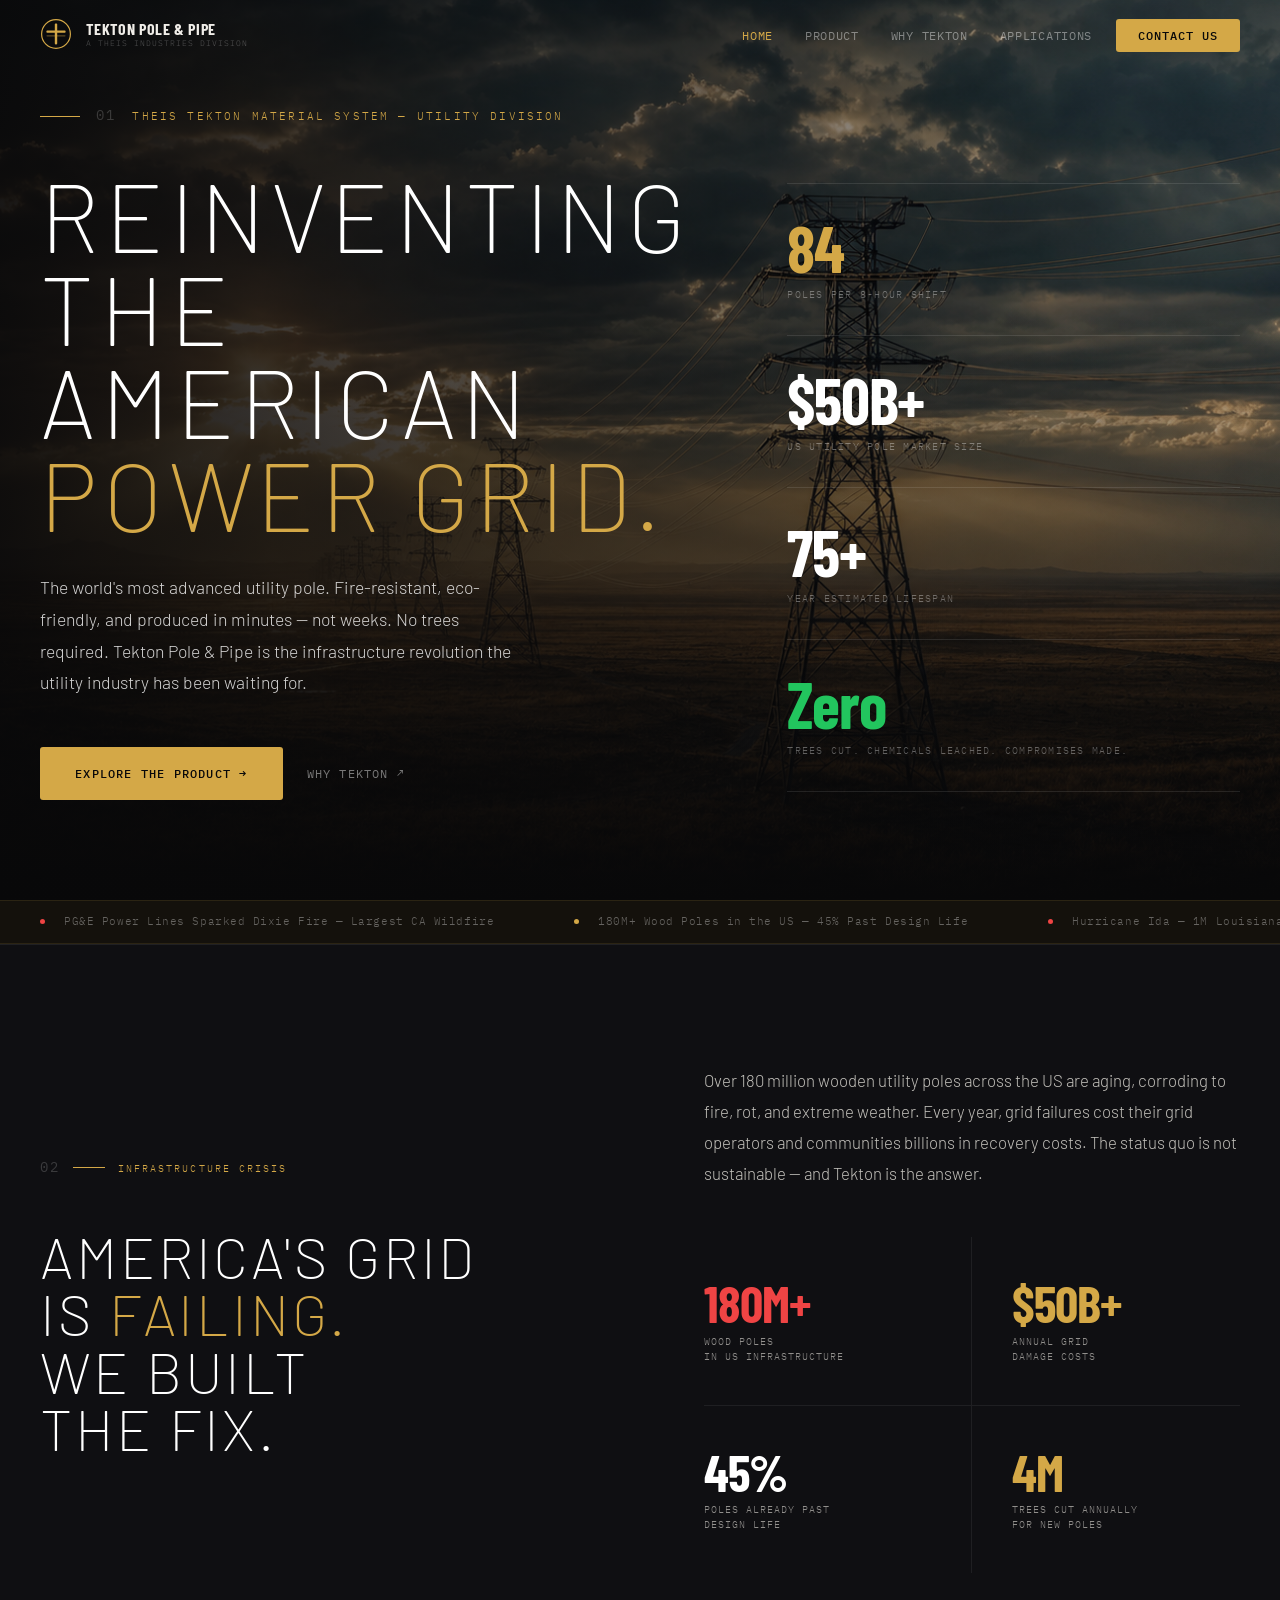
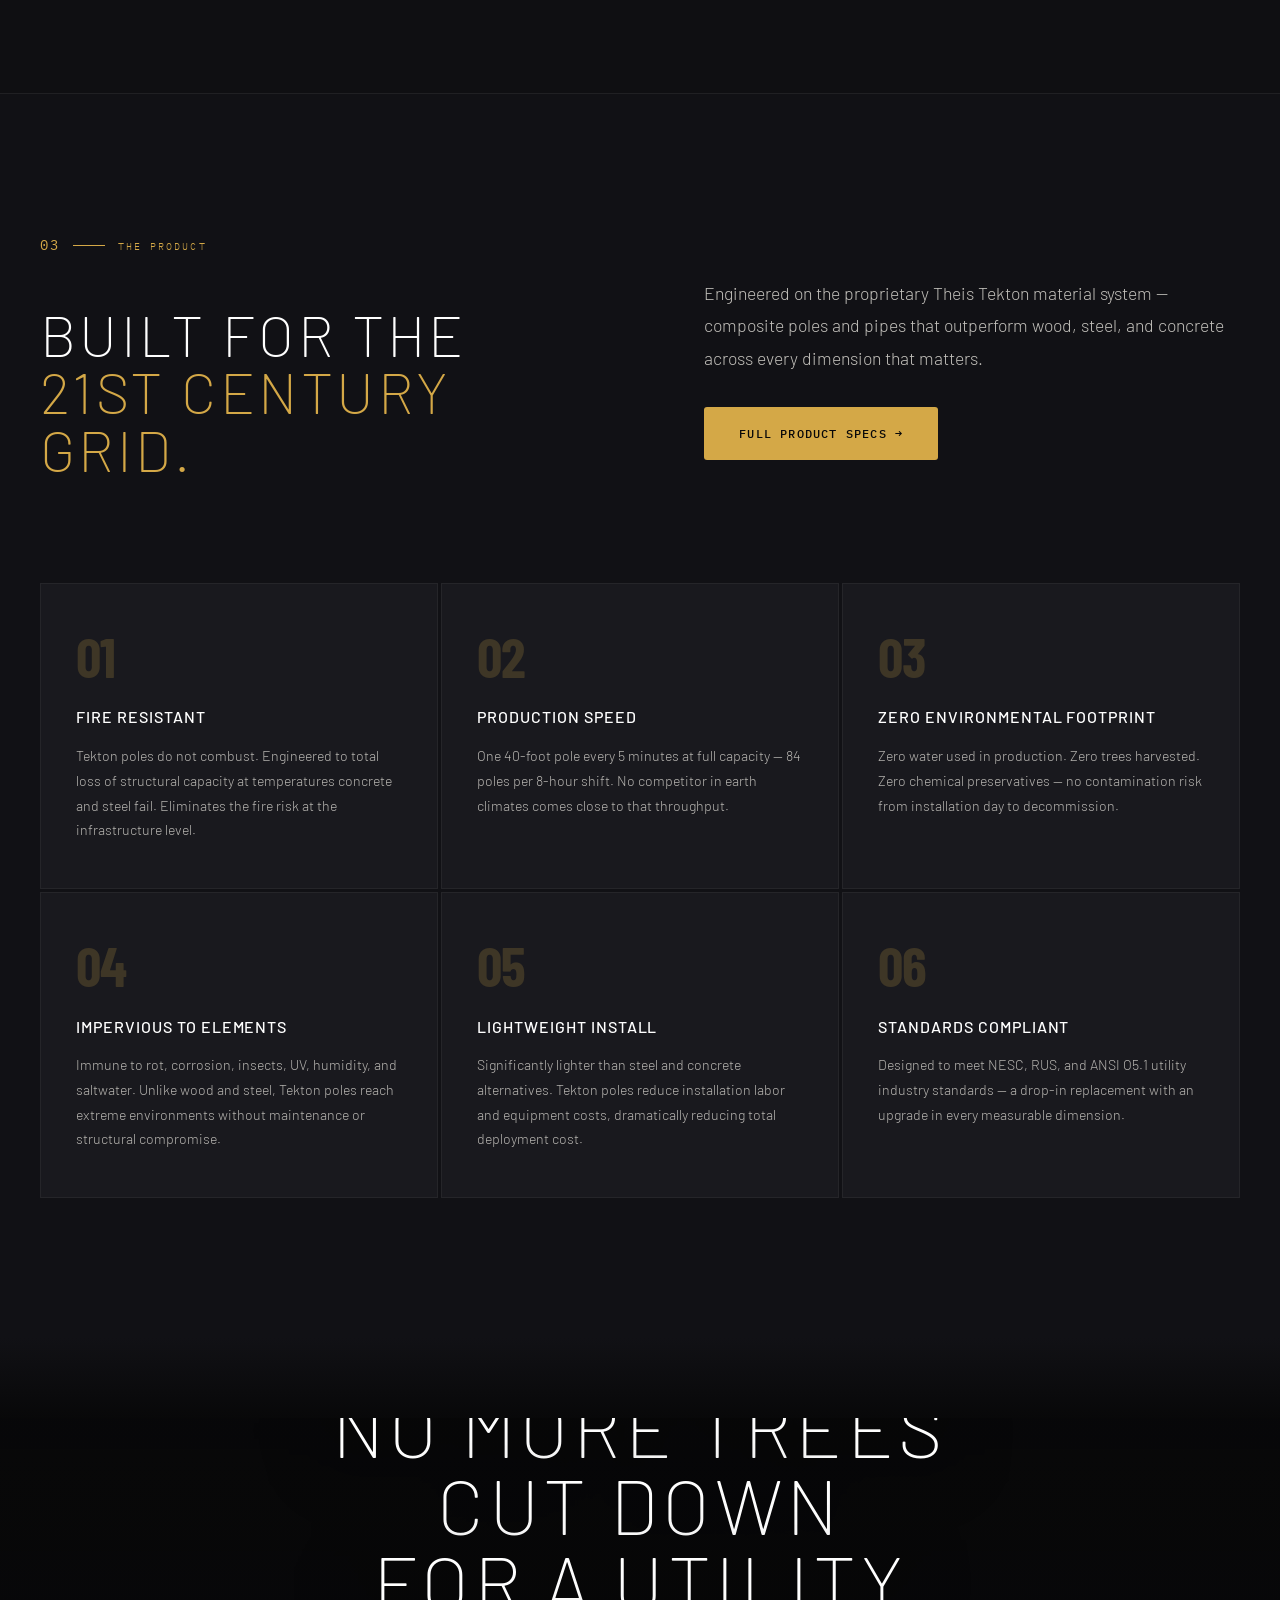
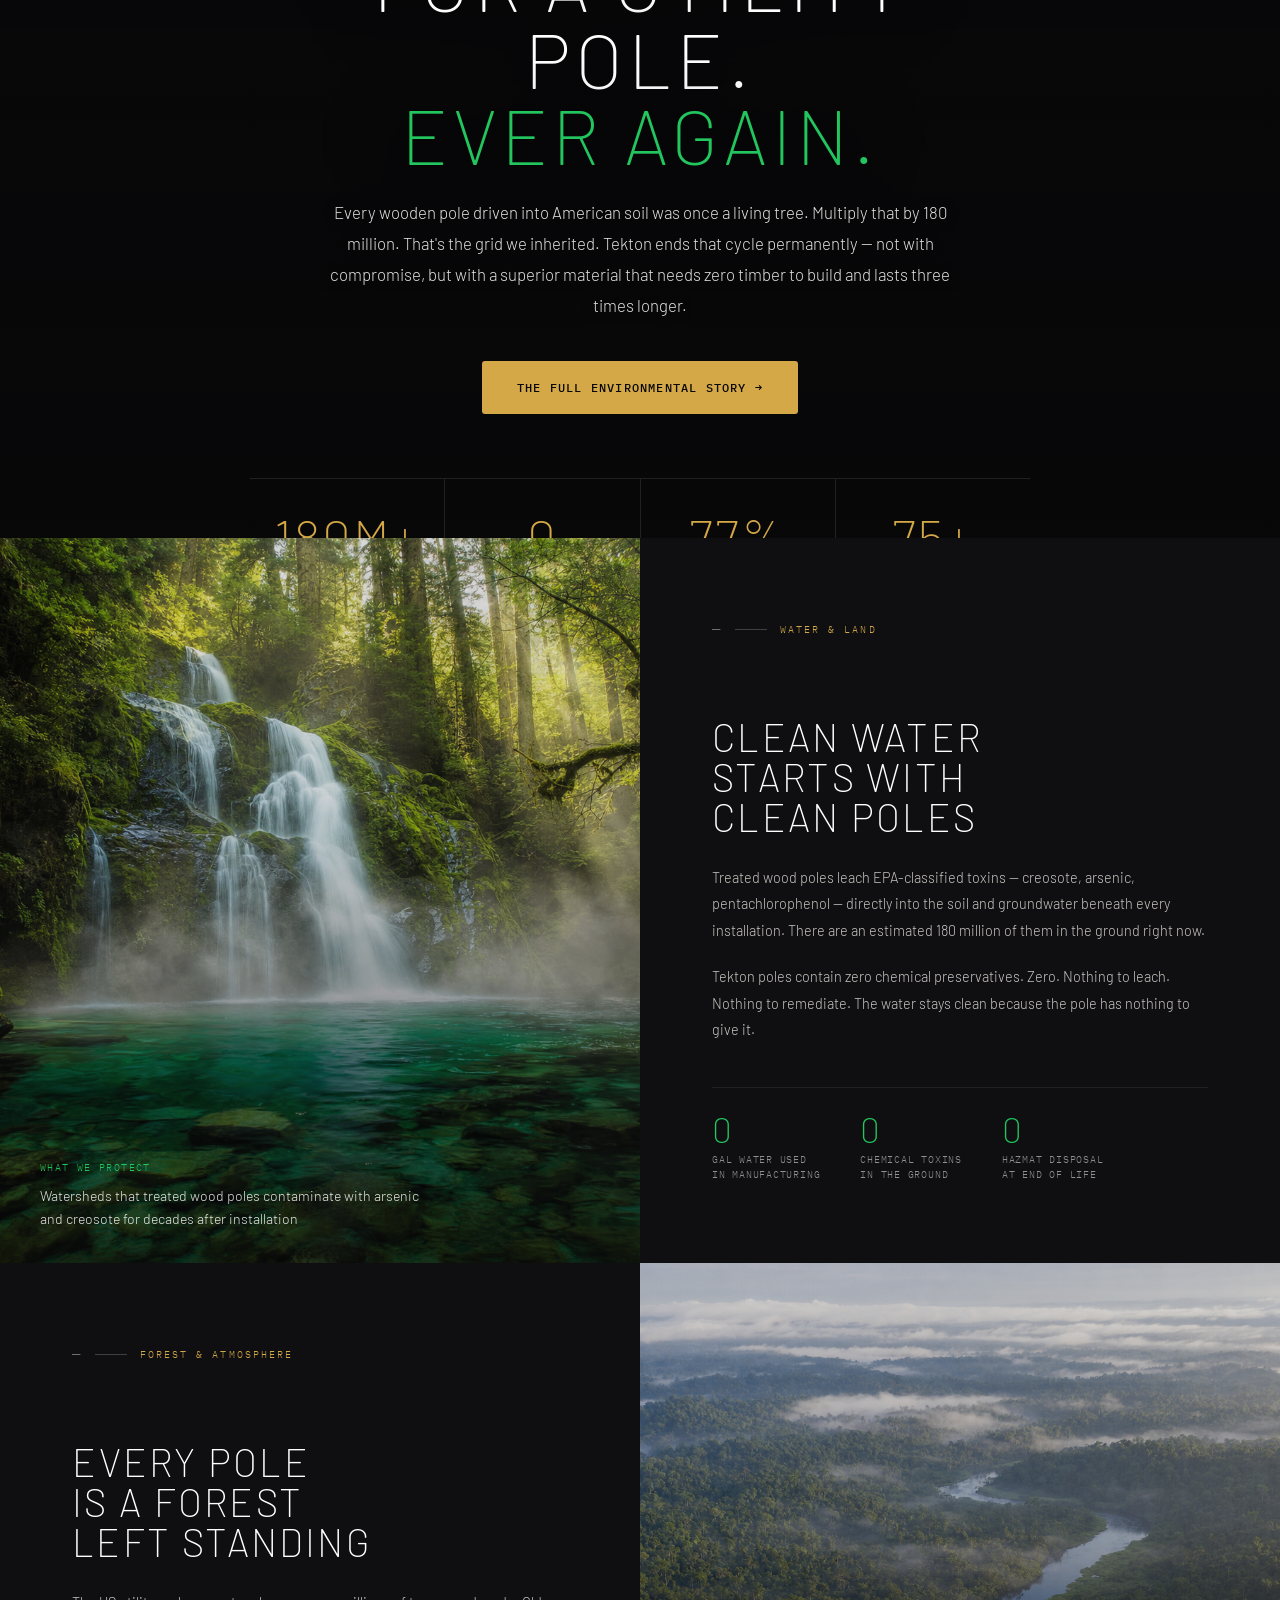
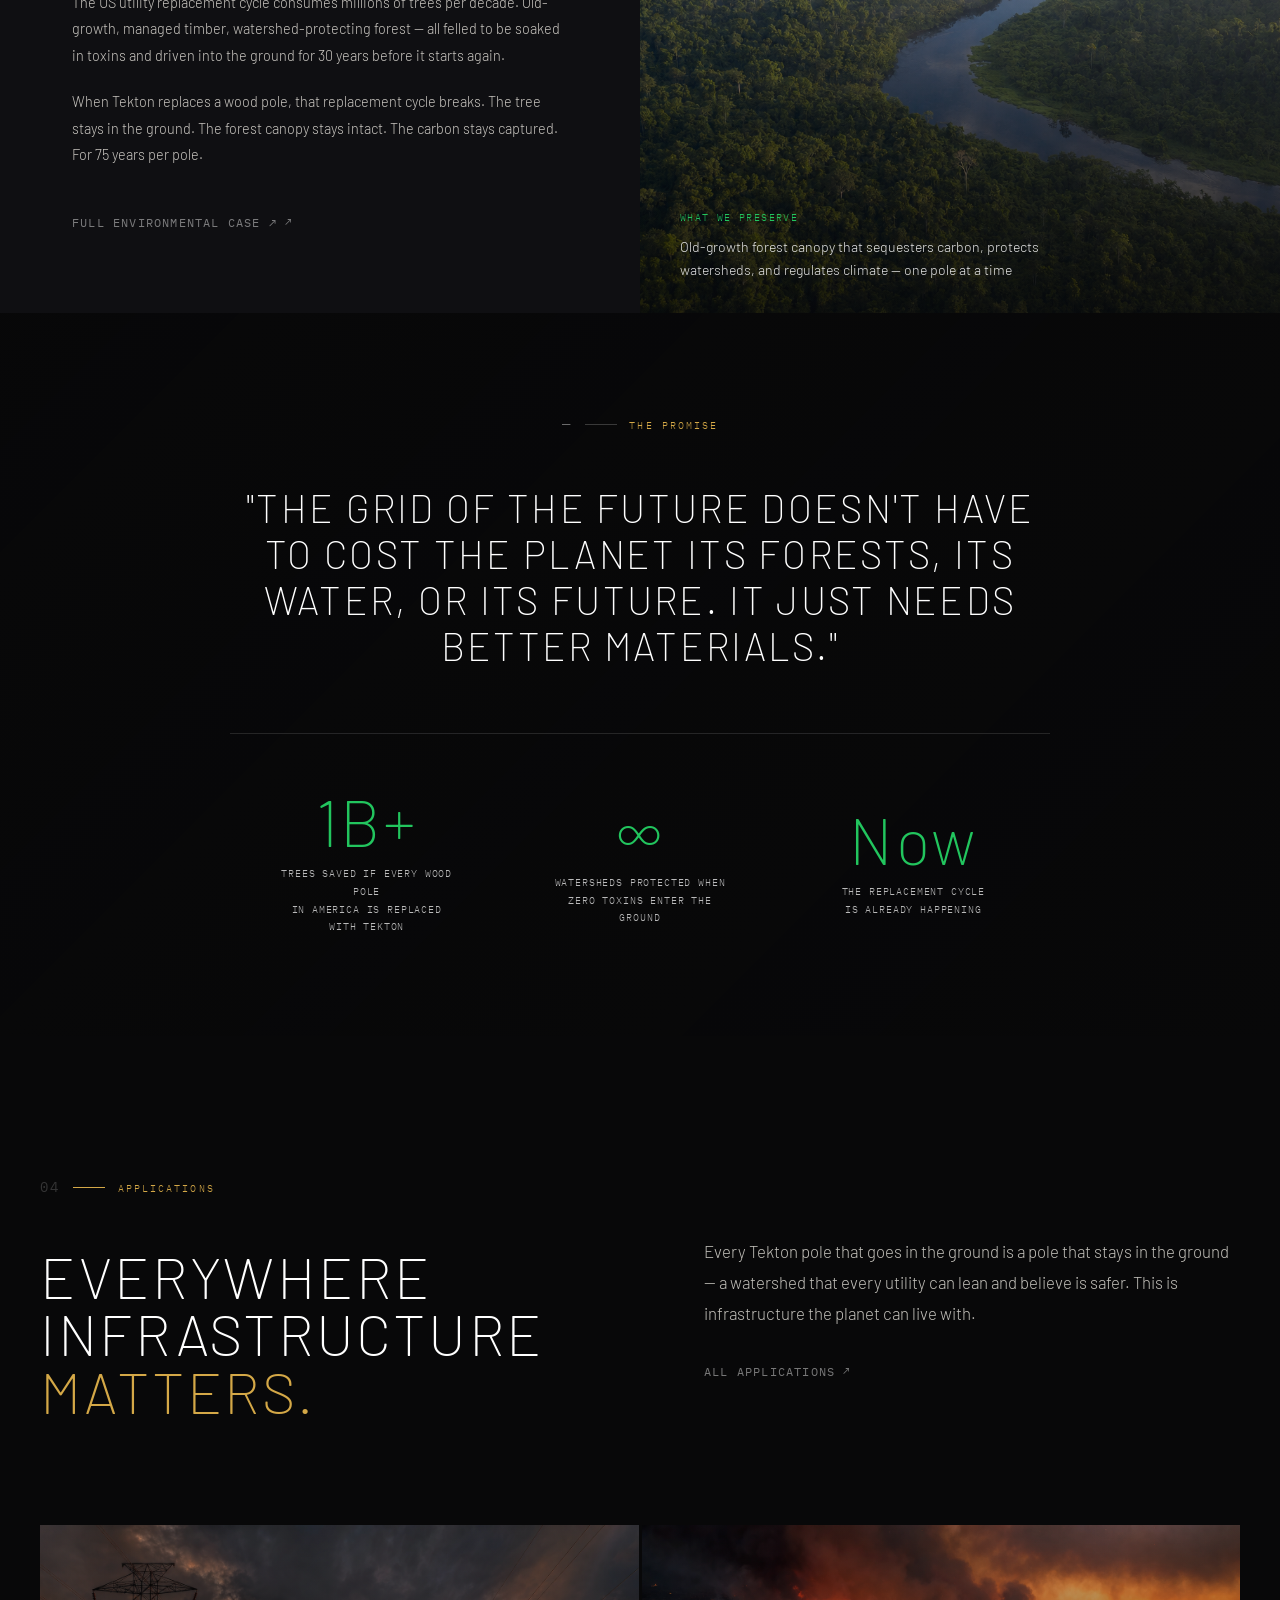
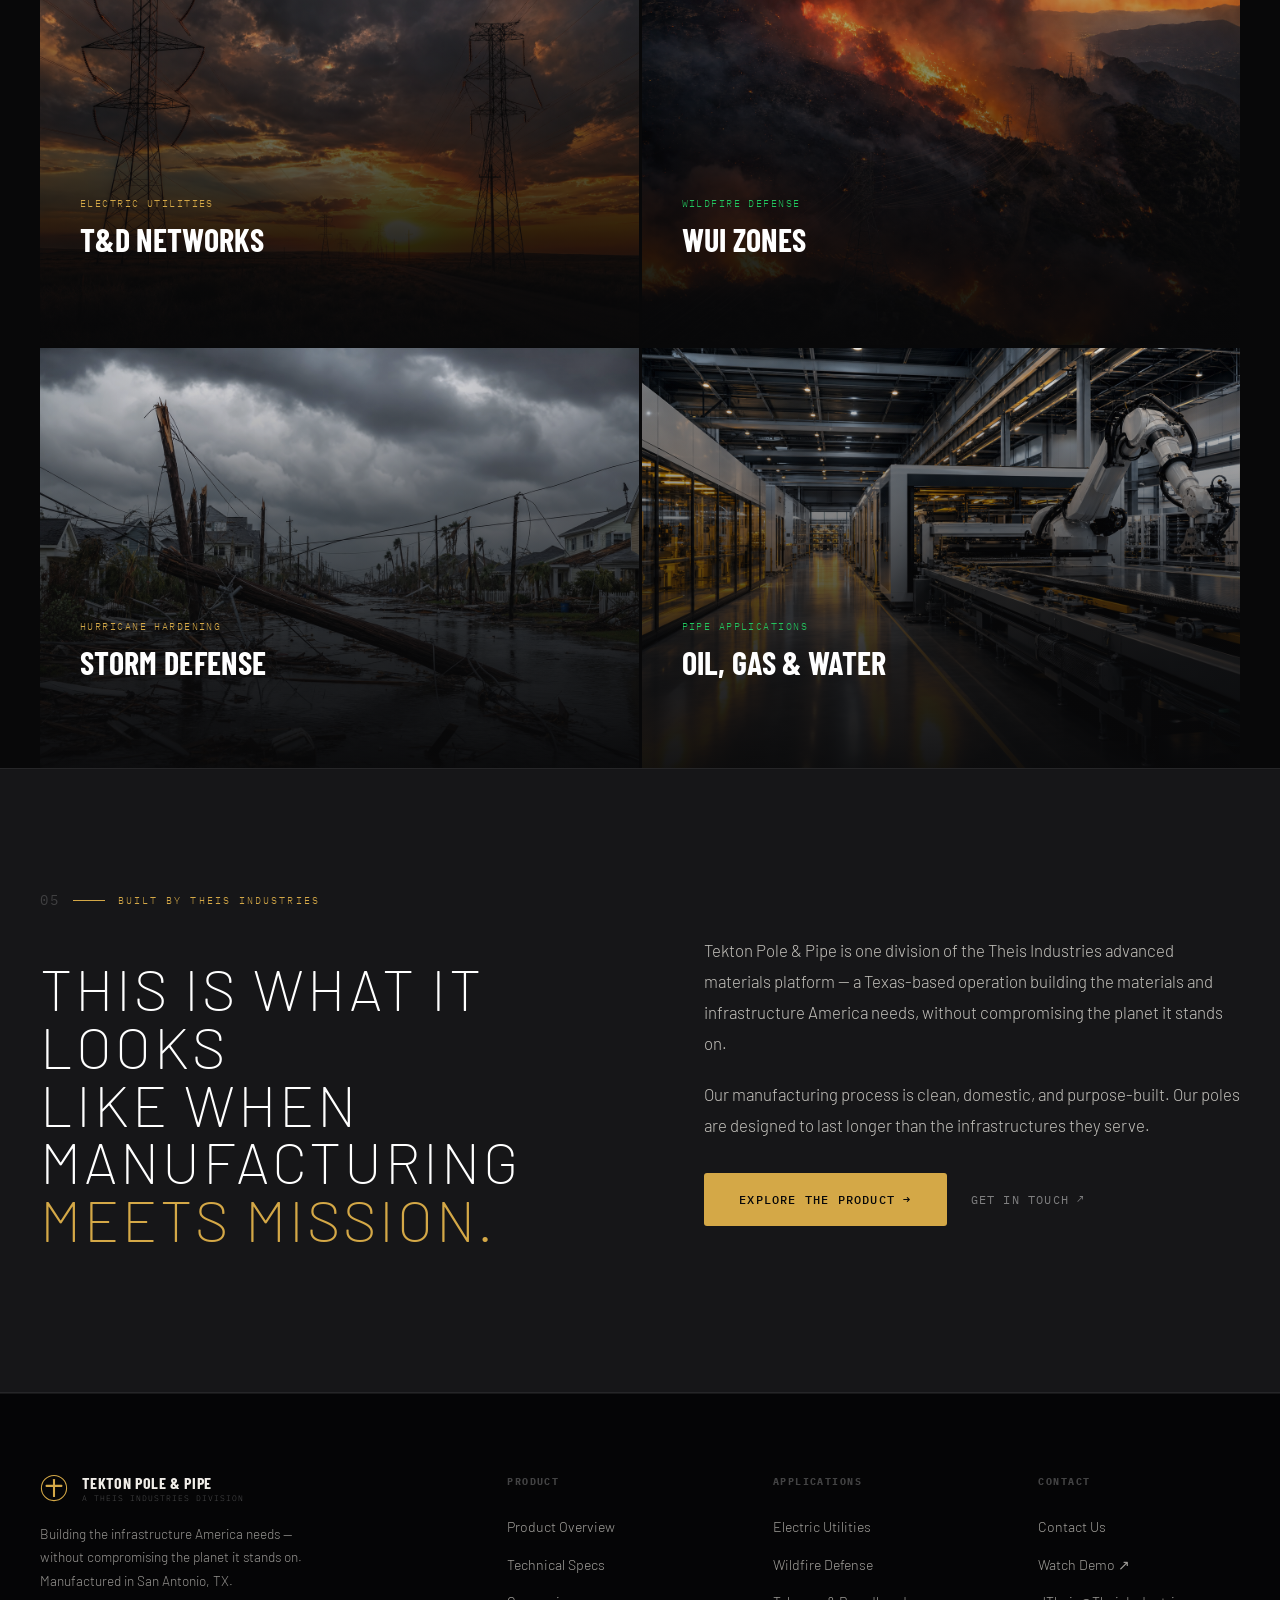
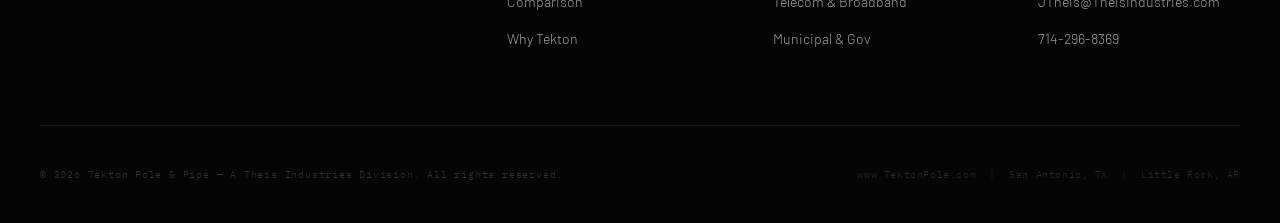
<file: index.html>
<!DOCTYPE html>
<html lang="en">
<head>
  <meta charset="UTF-8" />
  <meta name="viewport" content="width=device-width, initial-scale=1.0" />
  <title>Tekton Pole & Pipe | Reinventing American Infrastructure</title>
  <meta name="description" content="The world's most advanced utility pole. Fire-resistant, eco-friendly, produced in minutes. No trees required. Tekton Pole & Pipe." />
  <link rel="preconnect" href="https://fonts.googleapis.com" />
  <link rel="preconnect" href="https://fonts.gstatic.com" crossorigin />
  <link rel="stylesheet" href="styles.css" />
</head>
<body>
<div class="cursor-glow" id="cursorGlow"></div>

<!-- NAV -->
<nav id="navbar">
  <div class="nav-inner">
    <a href="index.html" class="nav-logo">
      <svg class="nav-logo-svg" viewBox="0 0 40 40" fill="none" xmlns="http://www.w3.org/2000/svg">
        <circle cx="20" cy="20" r="18" stroke="#d4a847" stroke-width="1.5"/>
        <rect x="18.5" y="7" width="3" height="26" fill="#d4a847" rx="1"/>
        <rect x="8" y="15.5" width="24" height="3" fill="#d4a847" rx="1"/>
        <rect x="8" y="21.5" width="24" height="1.5" fill="rgba(212,168,71,0.4)" rx="1"/>
      </svg>
      <div class="logo-text">
        <span class="logo-main">Tekton Pole & Pipe</span>
        <span class="logo-sub">A Theis Industries Division</span>
      </div>
    </a>
    <ul class="nav-links">
      <li><a href="index.html" class="active">Home</a></li>
      <li><a href="product.html">Product</a></li>
      <li><a href="why-tekton.html">Why Tekton</a></li>
      <li><a href="applications.html">Applications</a></li>
      <li><a href="contact.html" class="nav-cta">Contact Us</a></li>
    </ul>
    <button class="hamburger" id="hamburger" aria-label="Menu">
      <span></span><span></span><span></span>
    </button>
  </div>
</nav>
<div class="mobile-menu" id="mobileMenu">
  <a href="index.html">Home</a>
  <a href="product.html">Product</a>
  <a href="why-tekton.html">Why Tekton</a>
  <a href="applications.html">Applications</a>
  <a href="contact.html">Contact Us</a>
</div>

<!-- HERO -->
<section class="hero">
  <div class="hero-bg"></div>
  <div class="hero-inner">
    <div class="hero-left reveal">
      <div class="hero-chapter">
        <span class="ch-num">01</span>
        Theis Tekton Material System — Utility Division
      </div>
      <h1>Reinventing<br/>the American<br/><em>Power Grid.</em></h1>
      <p class="hero-sub">The world's most advanced utility pole. Fire-resistant, eco-friendly, and produced in minutes — not weeks. No trees required. Tekton Pole & Pipe is the infrastructure revolution the utility industry has been waiting for.</p>
      <div class="hero-actions">
        <a href="product.html" class="btn-primary">Explore the Product →</a>
        <a href="why-tekton.html" class="btn-ghost">Why Tekton</a>
      </div>
    </div>
    <div class="hero-stats-col reveal">
      <div class="hero-stat-item">
        <div class="hsi-num gold">84</div>
        <div class="hsi-label">Poles per 8-hour shift</div>
      </div>
      <div class="hero-stat-item">
        <div class="hsi-num">$50B+</div>
        <div class="hsi-label">US Utility Pole Market Size</div>
      </div>
      <div class="hero-stat-item">
        <div class="hsi-num">75+</div>
        <div class="hsi-label">Year Estimated Lifespan</div>
      </div>
      <div class="hero-stat-item">
        <div class="hsi-num green">Zero</div>
        <div class="hsi-label">Trees Cut. Chemicals Leached. Compromises Made.</div>
      </div>
    </div>
  </div>
</section>

<!-- TICKER -->
<div class="ticker-band" aria-hidden="true">
  <div class="ticker-track" id="tickerTrack">
    <span class="ticker-item"><span class="ticker-dot red"></span>PG&E Power Lines Sparked Dixie Fire — Largest CA Wildfire</span>
    <span class="ticker-item"><span class="ticker-dot gold"></span>180M+ Wood Poles in the US — 45% Past Design Life</span>
    <span class="ticker-item"><span class="ticker-dot red"></span>Hurricane Ida — 1M Louisiana Customers Without Power 2+ Weeks</span>
    <span class="ticker-item"><span class="ticker-dot gold"></span>Creosote-Treated Poles Contaminating Groundwater in 47 States</span>
    <span class="ticker-item"><span class="ticker-dot red"></span>Texas Winter Storm — 4.5M Homes Without Power, Pole Failures Cited</span>
    <span class="ticker-item"><span class="ticker-dot gold"></span>EPA Lists Wood Pole Preservatives as Hazardous Substances</span>
    <span class="ticker-item"><span class="ticker-dot red"></span>Maui Wildfires — Power Line Blamed, $4B+ in Damage</span>
    <span class="ticker-item"><span class="ticker-dot gold"></span>US Spends $15B+ Annually Replacing Failed Wood Poles</span>
    <span class="ticker-item"><span class="ticker-dot red"></span>4 Million Trees Cut Down Annually for US Utility Poles</span>
    <span class="ticker-item"><span class="ticker-dot gold"></span>IIJA Allocates $65B for Grid Hardening — Composite Poles Eligible</span>
    <span class="ticker-item"><span class="ticker-dot red"></span>PG&E Power Lines Sparked Dixie Fire — Largest CA Wildfire</span>
    <span class="ticker-item"><span class="ticker-dot gold"></span>180M+ Wood Poles in the US — 45% Past Design Life</span>
    <span class="ticker-item"><span class="ticker-dot red"></span>Hurricane Ida — 1M Louisiana Customers Without Power 2+ Weeks</span>
    <span class="ticker-item"><span class="ticker-dot gold"></span>Creosote-Treated Poles Contaminating Groundwater in 47 States</span>
    <span class="ticker-item"><span class="ticker-dot red"></span>Texas Winter Storm — 4.5M Homes Without Power, Pole Failures Cited</span>
    <span class="ticker-item"><span class="ticker-dot gold"></span>EPA Lists Wood Pole Preservatives as Hazardous Substances</span>
    <span class="ticker-item"><span class="ticker-dot red"></span>Maui Wildfires — Power Line Blamed, $4B+ in Damage</span>
    <span class="ticker-item"><span class="ticker-dot gold"></span>US Spends $15B+ Annually Replacing Failed Wood Poles</span>
    <span class="ticker-item"><span class="ticker-dot red"></span>4 Million Trees Cut Down Annually for US Utility Poles</span>
    <span class="ticker-item"><span class="ticker-dot gold"></span>IIJA Allocates $65B for Grid Hardening — Composite Poles Eligible</span>
  </div>
</div>

<!-- CRISIS BAND -->
<section class="crisis-band">
  <div class="section-wrap">
    <div class="crisis-band-inner">
      <div class="reveal">
        <div class="ch-label"><span class="ch-num">02</span><span class="ch-line"></span>Infrastructure Crisis</div>
        <h2 class="section-h2">America's Grid<br/>Is <em>Failing.</em><br/>We Built<br/>the Fix.</h2>
      </div>
      <div>
        <p class="section-body" style="margin-bottom:3rem;">Over 180 million wooden utility poles across the US are aging, corroding to fire, rot, and extreme weather. Every year, grid failures cost their grid operators and communities billions in recovery costs. The status quo is not sustainable — and Tekton is the answer.</p>
        <div class="crisis-stats-grid reveal">
          <div class="cstat">
            <div class="cstat-num red">180M+</div>
            <div class="cstat-label">Wood poles<br/>in US infrastructure</div>
          </div>
          <div class="cstat">
            <div class="cstat-num gold">$50B+</div>
            <div class="cstat-label">Annual grid<br/>damage costs</div>
          </div>
          <div class="cstat">
            <div class="cstat-num">45%</div>
            <div class="cstat-label">Poles already past<br/>design life</div>
          </div>
          <div class="cstat">
            <div class="cstat-num gold">4M</div>
            <div class="cstat-label">Trees cut annually<br/>for new poles</div>
          </div>
        </div>
      </div>
    </div>
  </div>
</section>

<!-- PRODUCT FEATURES — PAPER SECTION -->
<section class="paper-section">
  <div class="section-wrap">
    <div style="display:grid; grid-template-columns:1fr 1fr; gap:8rem; align-items:center; margin-bottom:5rem;">
      <div class="reveal">
        <div class="ch-label"><span class="ch-num">03</span><span class="ch-line"></span>The Product</div>
        <h2 class="section-h2">Built for the<br/><em>21st Century Grid.</em></h2>
      </div>
      <div class="reveal">
        <p class="section-body">Engineered on the proprietary Theis Tekton material system — composite poles and pipes that outperform wood, steel, and concrete across every dimension that matters.</p>
        <a href="product.html" class="btn-primary" style="margin-top:2rem; display:inline-flex;">Full Product Specs →</a>
      </div>
    </div>
    <div class="feature-list reveal">
      <div class="feature-item">
        <div class="fi-num">01</div>
        <div class="fi-title">Fire Resistant</div>
        <div class="fi-body">Tekton poles do not combust. Engineered to total loss of structural capacity at temperatures concrete and steel fail. Eliminates the fire risk at the infrastructure level.</div>
      </div>
      <div class="feature-item">
        <div class="fi-num">02</div>
        <div class="fi-title">Production Speed</div>
        <div class="fi-body">One 40-foot pole every 5 minutes at full capacity — 84 poles per 8-hour shift. No competitor in earth climates comes close to that throughput.</div>
      </div>
      <div class="feature-item">
        <div class="fi-num">03</div>
        <div class="fi-title">Zero Environmental Footprint</div>
        <div class="fi-body">Zero water used in production. Zero trees harvested. Zero chemical preservatives — no contamination risk from installation day to decommission.</div>
      </div>
      <div class="feature-item">
        <div class="fi-num">04</div>
        <div class="fi-title">Impervious to Elements</div>
        <div class="fi-body">Immune to rot, corrosion, insects, UV, humidity, and saltwater. Unlike wood and steel, Tekton poles reach extreme environments without maintenance or structural compromise.</div>
      </div>
      <div class="feature-item">
        <div class="fi-num">05</div>
        <div class="fi-title">Lightweight Install</div>
        <div class="fi-body">Significantly lighter than steel and concrete alternatives. Tekton poles reduce installation labor and equipment costs, dramatically reducing total deployment cost.</div>
      </div>
      <div class="feature-item">
        <div class="fi-num">06</div>
        <div class="fi-title">Standards Compliant</div>
        <div class="fi-body">Designed to meet NESC, RUS, and ANSI O5.1 utility industry standards — a drop-in replacement with an upgrade in every measurable dimension.</div>
      </div>
    </div>
  </div>
</section>

<!-- DARK TRANSITION BRIDGE -->
<div class="env-bridge"></div>

<!-- PLANET STATEMENT — FULL BLEED FOREST -->
<section class="notrees-section">
  <div class="notrees-bg"></div>
  <div class="notrees-content reveal">
    <div class="ch-label white" style="justify-content:center;"><span class="ch-num">—</span><span class="ch-line"></span>Environmental Mission</div>
    <h2>No more trees cut down<br/>for a utility pole.<br/><em>Ever again.</em></h2>
    <p>Every wooden pole driven into American soil was once a living tree. Multiply that by 180 million. That's the grid we inherited. Tekton ends that cycle permanently — not with compromise, but with a superior material that needs zero timber to build and lasts three times longer.</p>
    <a href="why-tekton.html" class="btn-primary" style="display:inline-flex; margin:0 auto;">The Full Environmental Story →</a>
    <div class="notrees-nums">
      <div class="nn-item"><div class="nn-num">180M+</div><div class="nn-label">Wood poles in<br/>US grid today</div></div>
      <div class="nn-item"><div class="nn-num">0</div><div class="nn-label">Trees needed<br/>per Tekton pole</div></div>
      <div class="nn-item"><div class="nn-num">77%</div><div class="nn-label">Less CO₂ than<br/>steel alternatives</div></div>
      <div class="nn-item"><div class="nn-num">75+</div><div class="nn-label">Year lifespan —<br/>3× longer than wood</div></div>
    </div>
  </div>
</section>

<!-- WATERFALL SPLIT — WHAT WE PROTECT -->
<section class="env-protect-section">
  <div class="env-protect-grid">

    <div class="ep-panel ep-panel-img" style="background-image:url('images/waterfall.png')">
      <div class="ep-panel-overlay"></div>
      <div class="ep-panel-caption reveal">
        <div class="ep-tag">What We Protect</div>
        <div class="ep-caption-text">Watersheds that treated wood poles contaminate with arsenic and creosote for decades after installation</div>
      </div>
    </div>

    <div class="ep-panel ep-panel-dark reveal">
      <div class="ch-label white"><span class="ch-num">—</span><span class="ch-line"></span>Water & Land</div>
      <h3>CLEAN WATER<br/>STARTS WITH<br/>CLEAN POLES</h3>
      <p>Treated wood poles leach EPA-classified toxins — creosote, arsenic, pentachlorophenol — directly into the soil and groundwater beneath every installation. There are an estimated 180 million of them in the ground right now.</p>
      <p>Tekton poles contain zero chemical preservatives. Zero. Nothing to leach. Nothing to remediate. The water stays clean because the pole has nothing to give it.</p>
      <div class="ep-stat-row">
        <div class="ep-stat"><span class="ep-stat-num">0</span><span class="ep-stat-label">gal water used<br/>in manufacturing</span></div>
        <div class="ep-stat"><span class="ep-stat-num">0</span><span class="ep-stat-label">chemical toxins<br/>in the ground</span></div>
        <div class="ep-stat"><span class="ep-stat-num">0</span><span class="ep-stat-label">hazmat disposal<br/>at end of life</span></div>
      </div>
    </div>

    <div class="ep-panel ep-panel-dark reveal">
      <div class="ch-label white"><span class="ch-num">—</span><span class="ch-line"></span>Forest & Atmosphere</div>
      <h3>EVERY POLE<br/>IS A FOREST<br/>LEFT STANDING</h3>
      <p>The US utility replacement cycle consumes millions of trees per decade. Old-growth, managed timber, watershed-protecting forest — all felled to be soaked in toxins and driven into the ground for 30 years before it starts again.</p>
      <p>When Tekton replaces a wood pole, that replacement cycle breaks. The tree stays in the ground. The forest canopy stays intact. The carbon stays captured. For 75 years per pole.</p>
      <a href="why-tekton.html" class="btn-ghost" style="margin-top:1.5rem; display:inline-flex;">Full Environmental Case ↗</a>
    </div>

    <div class="ep-panel ep-panel-img" style="background-image:url('images/forest-aerial.png')">
      <div class="ep-panel-overlay"></div>
      <div class="ep-panel-caption reveal">
        <div class="ep-tag">What We Preserve</div>
        <div class="ep-caption-text">Old-growth forest canopy that sequesters carbon, protects watersheds, and regulates climate — one pole at a time</div>
      </div>
    </div>

  </div>
</section>

<!-- RIVER FULL BLEED — THE PROMISE -->
<section class="river-promise">
  <div class="river-promise-bg"></div>
  <div class="river-promise-content reveal">
    <div class="ch-label white" style="justify-content:center;"><span class="ch-num">—</span><span class="ch-line"></span>The Promise</div>
    <blockquote>"The grid of the future doesn't have to cost the planet its forests, its water, or its future. It just needs better materials."</blockquote>
    <div class="river-promise-stats">
      <div class="rp-stat"><div class="rp-num">1B+</div><div class="rp-label">Trees saved if every wood pole<br/>in America is replaced with Tekton</div></div>
      <div class="rp-stat rp-divider"></div>
      <div class="rp-stat"><div class="rp-num">∞</div><div class="rp-label">Watersheds protected when<br/>zero toxins enter the ground</div></div>
      <div class="rp-stat rp-divider"></div>
      <div class="rp-stat"><div class="rp-num">Now</div><div class="rp-label">The replacement cycle<br/>is already happening</div></div>
    </div>
  </div>
</section>

<!-- APPLICATIONS -->
<section class="apps-section">
  <div class="section-wrap">
    <div style="display:grid; grid-template-columns:1fr 1fr; gap:8rem; align-items:center; margin-bottom:0;">
      <div class="reveal">
        <div class="ch-label"><span class="ch-num">04</span><span class="ch-line"></span>Applications</div>
        <h2 class="section-h2">Everywhere<br/>Infrastructure<br/><em>Matters.</em></h2>
      </div>
      <div class="reveal">
        <p class="section-body">Every Tekton pole that goes in the ground is a pole that stays in the ground — a watershed that every utility can lean and believe is safer. This is infrastructure the planet can live with.</p>
        <a href="applications.html" class="btn-ghost" style="margin-top:2rem; display:inline-flex;">All Applications</a>
      </div>
    </div>
  </div>
  <div style="max-width:var(--max); margin:5rem auto 0; padding:0 var(--pad);">
    <div class="apps-grid reveal">
      <div class="app-tile">
        <div class="app-tile-bg" style="background-image:url('images/utility-grid.png');"></div>
        <div class="app-tile-overlay"></div>
        <div class="app-tile-content">
          <div class="app-tile-tag">Electric Utilities</div>
          <div class="app-tile-title">T&D Networks</div>
          <div class="app-tile-body">Over 180 million wood poles in the US T&D network are aging. Tekton is the drop-in replacement the industry has been waiting for.</div>
          <div class="app-tile-arrow"><a href="applications.html" style="color:inherit; text-decoration:none;">Learn More →</a></div>
        </div>
      </div>
      <div class="app-tile">
        <div class="app-tile-bg" style="background-image:url('images/wildfire.png');"></div>
        <div class="app-tile-overlay"></div>
        <div class="app-tile-content">
          <div class="app-tile-tag green">Wildfire Defense</div>
          <div class="app-tile-title">WUI Zones</div>
          <div class="app-tile-body">Tekton poles do not combust. In wildfire-prone terrain, replacing wood with Tekton turns a liability into a firebreak.</div>
          <div class="app-tile-arrow"><a href="applications.html" style="color:inherit; text-decoration:none;">Learn More →</a></div>
        </div>
      </div>
      <div class="app-tile">
        <div class="app-tile-bg" style="background-image:url('images/hurricane.png');"></div>
        <div class="app-tile-overlay"></div>
        <div class="app-tile-content">
          <div class="app-tile-tag">Hurricane Hardening</div>
          <div class="app-tile-title">Storm Defense</div>
          <div class="app-tile-body">Rated for extreme wind and impact. Doesn't rot, doesn't absorb moisture. Tekton poles don't become structural liabilities after a storm.</div>
          <div class="app-tile-arrow"><a href="applications.html" style="color:inherit; text-decoration:none;">Learn More →</a></div>
        </div>
      </div>
      <div class="app-tile">
        <div class="app-tile-bg" style="background-image:url('images/manufacturing.png');"></div>
        <div class="app-tile-overlay"></div>
        <div class="app-tile-content">
          <div class="app-tile-tag green">Pipe Applications</div>
          <div class="app-tile-title">Oil, Gas & Water</div>
          <div class="app-tile-body">The same Theis Tekton material system powers a second product category — composite piping for oil, gas, and water infrastructure.</div>
          <div class="app-tile-arrow"><a href="applications.html" style="color:inherit; text-decoration:none;">Learn More →</a></div>
        </div>
      </div>
    </div>
  </div>
</section>

<!-- MISSION STRIP -->
<section class="mission-strip">
  <div class="section-wrap">
    <div class="mission-strip-inner">
      <div class="reveal">
        <div class="ch-label"><span class="ch-num">05</span><span class="ch-line"></span>Built by Theis Industries</div>
        <h2 class="section-h2">This is what it looks<br/>like when manufacturing<br/><em>meets mission.</em></h2>
      </div>
      <div class="reveal">
        <p>Tekton Pole & Pipe is one division of the Theis Industries advanced materials platform — a Texas-based operation building the materials and infrastructure America needs, without compromising the planet it stands on.</p>
        <p>Our manufacturing process is clean, domestic, and purpose-built. Our poles are designed to last longer than the infrastructures they serve.</p>
        <div class="actions">
          <a href="product.html" class="btn-primary">Explore the Product →</a>
          <a href="contact.html" class="btn-ghost">Get in Touch</a>
        </div>
      </div>
    </div>
  </div>
</section>

<!-- FOOTER -->
<footer class="footer">
  <div class="section-wrap">
    <div class="footer-inner">
      <div class="footer-brand">
        <a href="index.html" class="nav-logo" style="margin-bottom:0;">
          <svg width="28" height="28" viewBox="0 0 40 40" fill="none"><circle cx="20" cy="20" r="18" stroke="#d4a847" stroke-width="1.5"/><rect x="18.5" y="7" width="3" height="26" fill="#d4a847" rx="1"/><rect x="8" y="15.5" width="24" height="3" fill="#d4a847" rx="1"/></svg>
          <div class="logo-text"><span class="logo-main">Tekton Pole & Pipe</span><span class="logo-sub">A Theis Industries Division</span></div>
        </a>
        <p>Building the infrastructure America needs — without compromising the planet it stands on. Manufactured in San Antonio, TX.</p>
      </div>
      <div class="footer-col">
        <h4>Product</h4>
        <a href="product.html">Product Overview</a>
        <a href="product.html#specs">Technical Specs</a>
        <a href="product.html#comparison">Comparison</a>
        <a href="why-tekton.html">Why Tekton</a>
      </div>
      <div class="footer-col">
        <h4>Applications</h4>
        <a href="applications.html">Electric Utilities</a>
        <a href="applications.html">Wildfire Defense</a>
        <a href="applications.html">Telecom & Broadband</a>
        <a href="applications.html">Municipal & Gov</a>
      </div>
      <div class="footer-col">
        <h4>Contact</h4>
        <a href="contact.html">Contact Us</a>
        <a href="https://youtu.be/yuhq6ckke2e" target="_blank">Watch Demo ↗</a>
        <a href="mailto:JTheis@TheisIndustries.com">JTheis@TheisIndustries.com</a>
        <a href="tel:7142968369">714-296-8369</a>
      </div>
    </div>
    <div class="footer-bottom">
      <span class="footer-copy">© 2026 Tekton Pole & Pipe — A Theis Industries Division. All rights reserved.</span>
      <span class="footer-legal">www.TektonPole.com &nbsp;|&nbsp; San Antonio, TX &nbsp;|&nbsp; Little Rock, AR</span>
    </div>
  </div>
</footer>

<script src="app.js"></script>
</body>
</html>
</file>
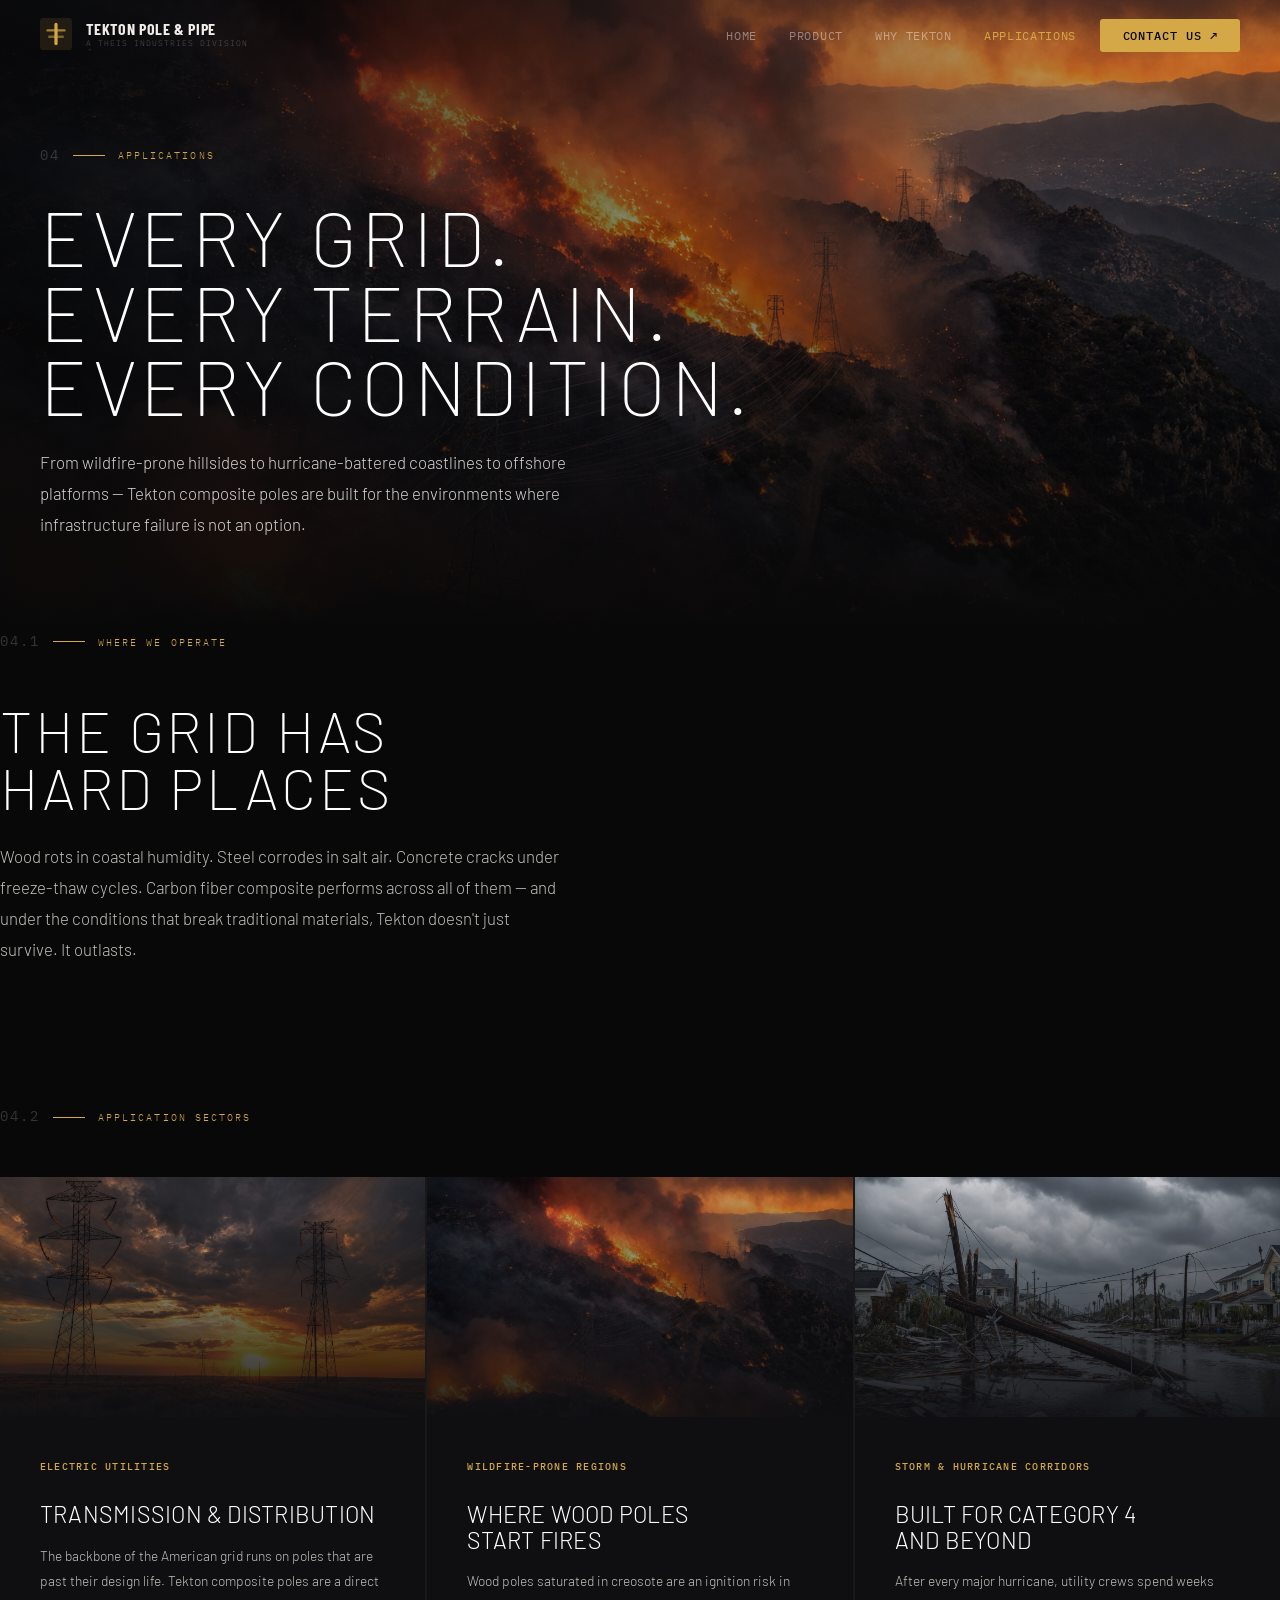
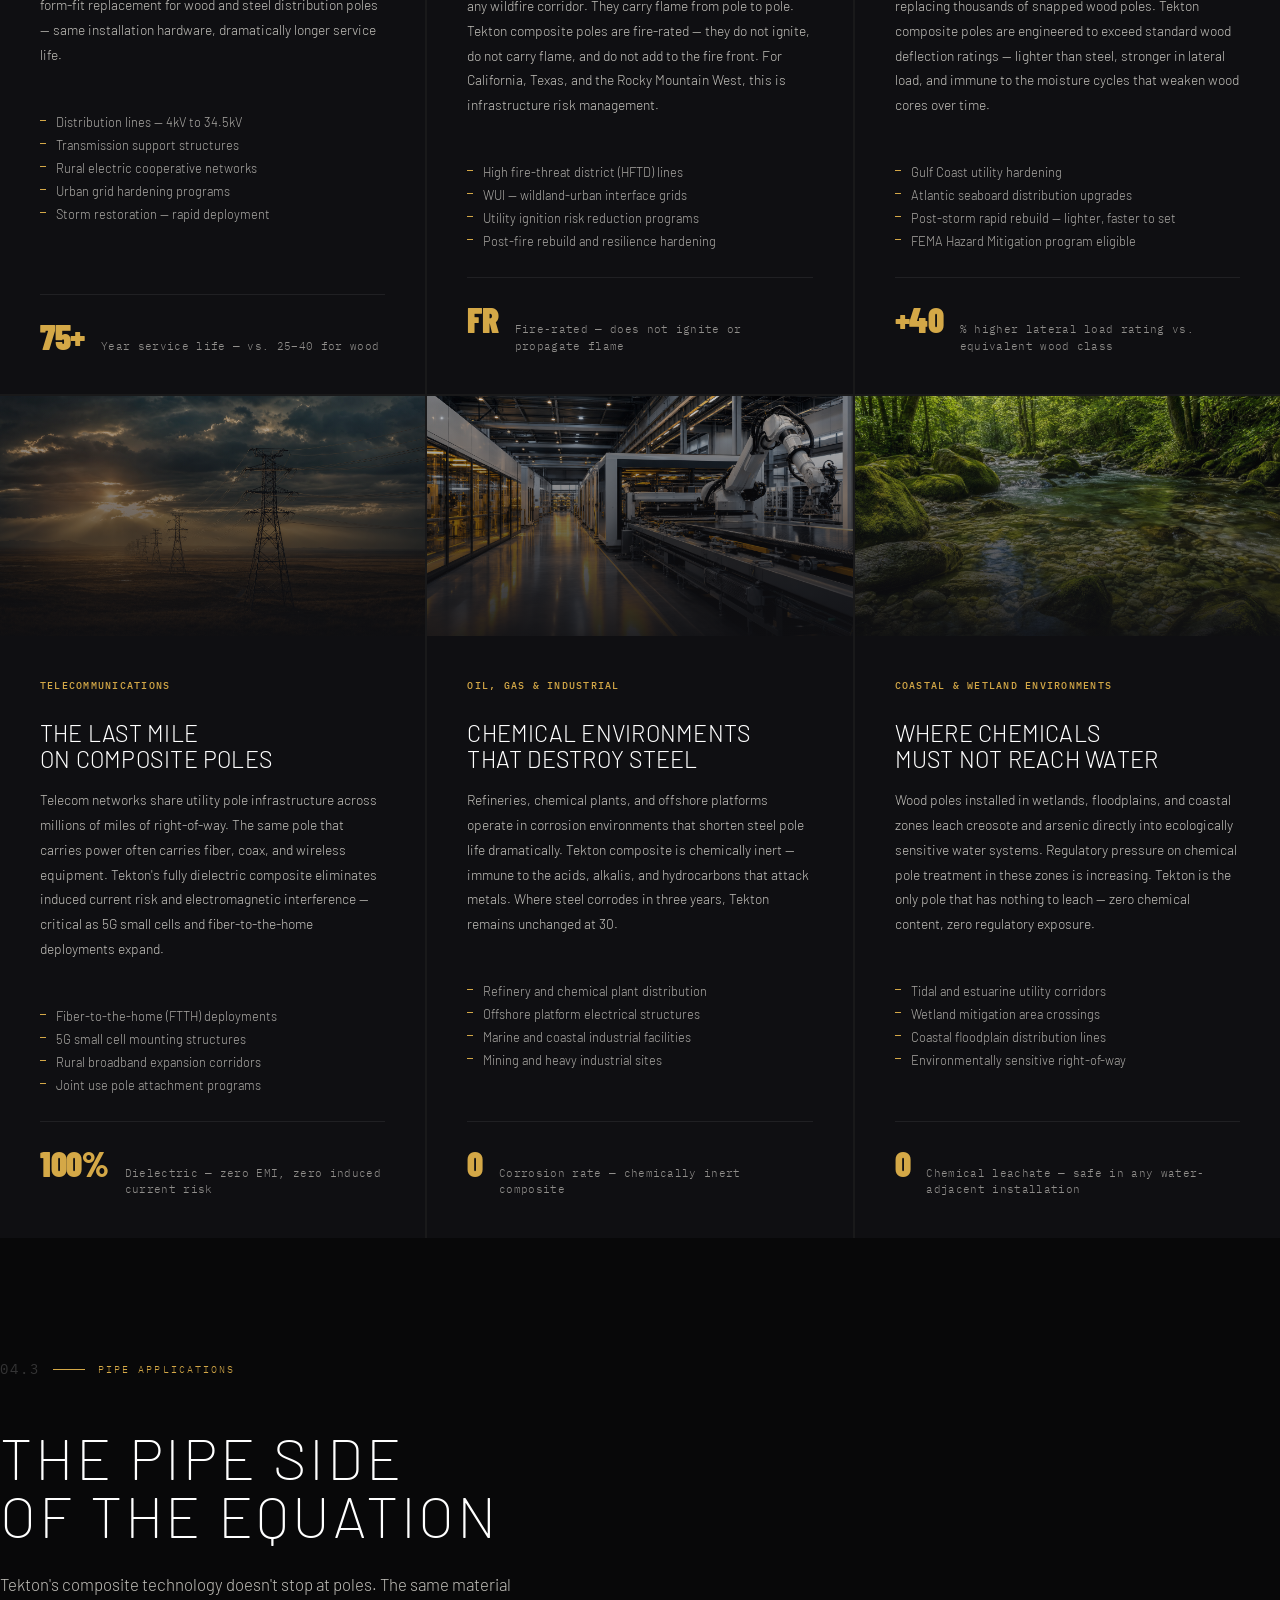
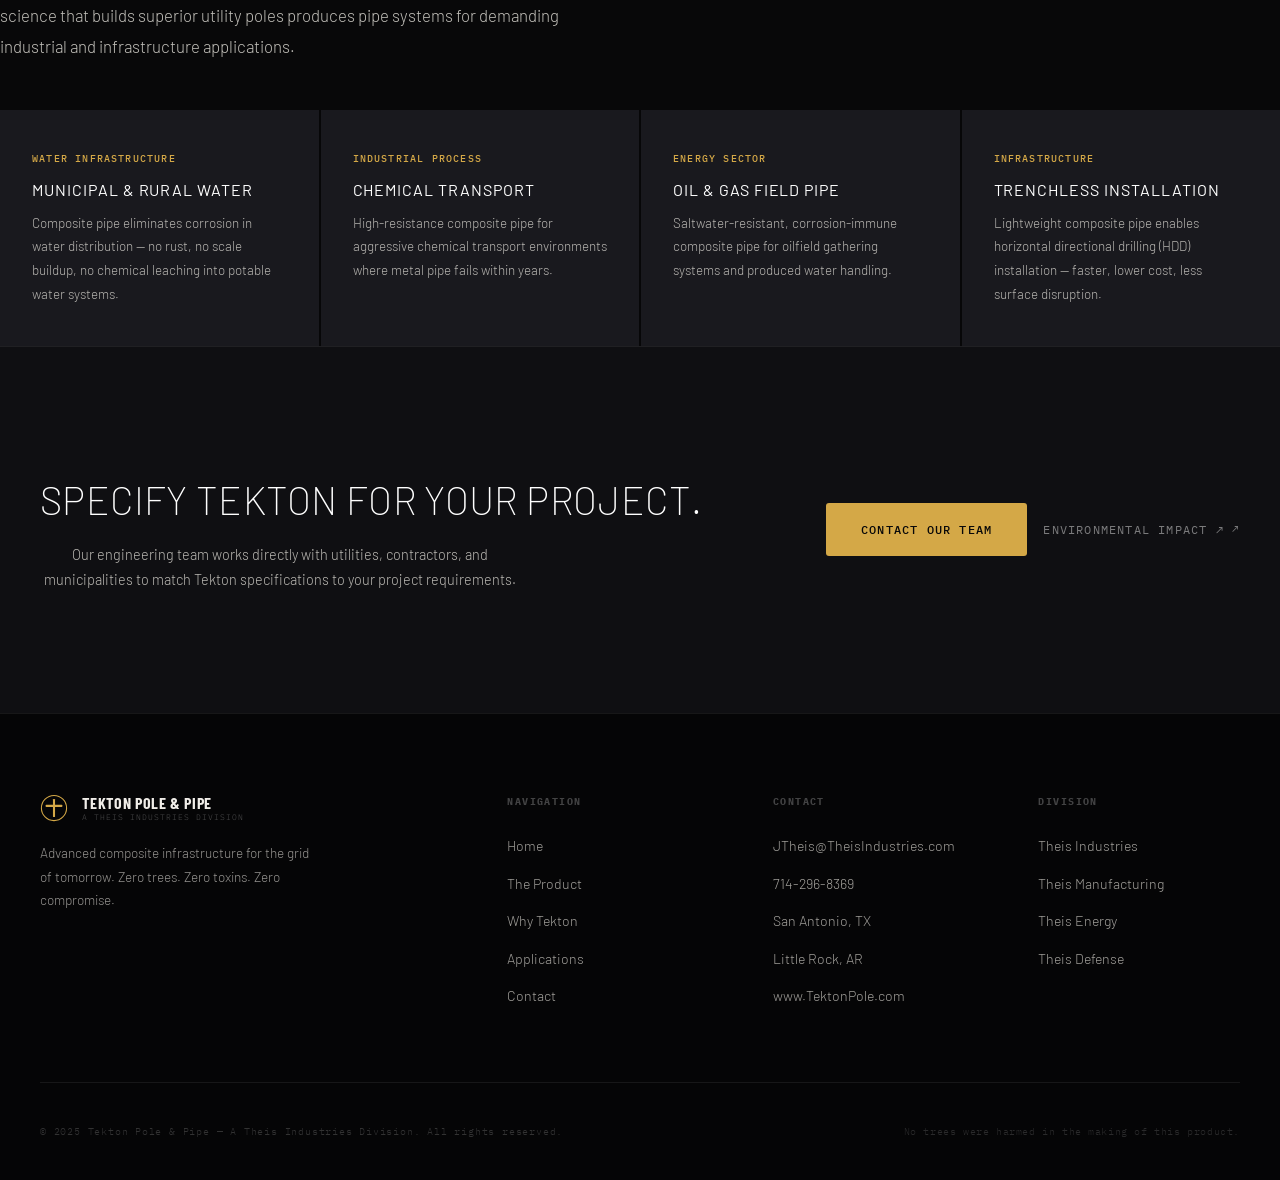
<file: applications.html>
<!DOCTYPE html>
<html lang="en">
<head>
  <meta charset="UTF-8">
  <meta name="viewport" content="width=device-width, initial-scale=1.0">
  <title>Applications — Where Tekton Deploys | Tekton Pole & Pipe</title>
  <meta name="description" content="Electric utilities, telecom, oil & gas, coastal infrastructure — Tekton composite poles perform where wood rots and steel corrodes.">
  <link rel="preconnect" href="https://fonts.googleapis.com">
  <link rel="preconnect" href="https://fonts.gstatic.com" crossorigin>
  <link href="https://fonts.googleapis.com/css2?family=Barlow+Condensed:wght@300;400;500;600;700;800;900&family=Barlow:wght@300;400;500;600&family=IBM+Plex+Mono:wght@300;400;500&display=swap" rel="stylesheet">
  <link rel="stylesheet" href="styles.css">
</head>
<body class="page-applications">

  <!-- NAV -->
  <nav id="navbar">
    <div class="nav-inner">
      <a href="index.html" class="nav-logo">
        <svg class="nav-logo-svg" viewBox="0 0 40 40" fill="none" xmlns="http://www.w3.org/2000/svg">
          <rect width="40" height="40" rx="4" fill="#d4a847" fill-opacity="0.12"/>
          <rect x="18" y="6" width="4" height="28" rx="2" fill="#d4a847"/>
          <rect x="8" y="14" width="24" height="3" rx="1.5" fill="#d4a847" fill-opacity="0.7"/>
          <rect x="10" y="22" width="20" height="3" rx="1.5" fill="#d4a847" fill-opacity="0.5"/>
        </svg>
        <div class="logo-text">
          <span class="logo-main">Tekton Pole & Pipe</span>
          <span class="logo-sub">A Theis Industries Division</span>
        </div>
      </a>
      <ul class="nav-links">
        <li><a href="index.html">Home</a></li>
        <li><a href="product.html">Product</a></li>
        <li><a href="why-tekton.html">Why Tekton</a></li>
        <li><a href="applications.html" class="active">Applications</a></li>
        <li><a href="contact.html" class="nav-cta">Contact Us ↗</a></li>
      </ul>
    </div>
  </nav>

  <!-- HERO -->
  <section class="page-hero">
    <div class="page-hero-bg"></div>
    <div class="page-hero-content">
      <div class="ch-label"><span class="ch-num">04</span><span class="ch-line"></span>Applications</div>
      <h1>EVERY GRID.<br>EVERY TERRAIN.<br>EVERY CONDITION.</h1>
      <p>From wildfire-prone hillsides to hurricane-battered coastlines to offshore platforms — Tekton composite poles are built for the environments where infrastructure failure is not an option.</p>
    </div>
  </section>

  <!-- INTRO SECTION -->
  <section class="section-dark">
    <div class="section-inner">
      <div class="ch-label reveal"><span class="ch-num">04.1</span><span class="ch-line"></span>Where We Operate</div>
      <h2 class="section-h2 reveal">THE GRID HAS<br>HARD PLACES</h2>
      <p class="section-body reveal">Wood rots in coastal humidity. Steel corrodes in salt air. Concrete cracks under freeze-thaw cycles. Carbon fiber composite performs across all of them — and under the conditions that break traditional materials, Tekton doesn't just survive. It outlasts.</p>
    </div>
  </section>

  <!-- FULL APPLICATION GRID -->
  <section class="section-dark apps-section">
    <div class="section-inner">
      <div class="ch-label reveal"><span class="ch-num">04.2</span><span class="ch-line"></span>Application Sectors</div>

      <div class="app-full-grid reveal">

        <!-- Electric Utilities -->
        <div class="app-full-card">
          <div class="app-full-card-img" style="background-image:url('images/utility-grid.png')">
            <div class="app-full-card-overlay"></div>
          </div>
          <div class="app-full-card-body">
            <div class="app-full-card-tag">Electric Utilities</div>
            <h3>TRANSMISSION & DISTRIBUTION</h3>
            <p>The backbone of the American grid runs on poles that are past their design life. Tekton composite poles are a direct form-fit replacement for wood and steel distribution poles — same installation hardware, dramatically longer service life.</p>
            <ul class="app-card-list">
              <li>Distribution lines — 4kV to 34.5kV</li>
              <li>Transmission support structures</li>
              <li>Rural electric cooperative networks</li>
              <li>Urban grid hardening programs</li>
              <li>Storm restoration — rapid deployment</li>
            </ul>
            <div class="app-card-stat">
              <span class="app-stat-num">75+</span>
              <span class="app-stat-label">Year service life — vs. 25–40 for wood</span>
            </div>
          </div>
        </div>

        <!-- Wildfire Zones -->
        <div class="app-full-card">
          <div class="app-full-card-img" style="background-image:url('images/wildfire.png')">
            <div class="app-full-card-overlay"></div>
          </div>
          <div class="app-full-card-body">
            <div class="app-full-card-tag">Wildfire-Prone Regions</div>
            <h3>WHERE WOOD POLES<br>START FIRES</h3>
            <p>Wood poles saturated in creosote are an ignition risk in any wildfire corridor. They carry flame from pole to pole. Tekton composite poles are fire-rated — they do not ignite, do not carry flame, and do not add to the fire front. For California, Texas, and the Rocky Mountain West, this is infrastructure risk management.</p>
            <ul class="app-card-list">
              <li>High fire-threat district (HFTD) lines</li>
              <li>WUI — wildland-urban interface grids</li>
              <li>Utility ignition risk reduction programs</li>
              <li>Post-fire rebuild and resilience hardening</li>
            </ul>
            <div class="app-card-stat">
              <span class="app-stat-num">FR</span>
              <span class="app-stat-label">Fire-rated — does not ignite or propagate flame</span>
            </div>
          </div>
        </div>

        <!-- Hurricane / Storm Zones -->
        <div class="app-full-card">
          <div class="app-full-card-img" style="background-image:url('images/hurricane.png')">
            <div class="app-full-card-overlay"></div>
          </div>
          <div class="app-full-card-body">
            <div class="app-full-card-tag">Storm & Hurricane Corridors</div>
            <h3>BUILT FOR CATEGORY 4<br>AND BEYOND</h3>
            <p>After every major hurricane, utility crews spend weeks replacing thousands of snapped wood poles. Tekton composite poles are engineered to exceed standard wood deflection ratings — lighter than steel, stronger in lateral load, and immune to the moisture cycles that weaken wood cores over time.</p>
            <ul class="app-card-list">
              <li>Gulf Coast utility hardening</li>
              <li>Atlantic seaboard distribution upgrades</li>
              <li>Post-storm rapid rebuild — lighter, faster to set</li>
              <li>FEMA Hazard Mitigation program eligible</li>
            </ul>
            <div class="app-card-stat">
              <span class="app-stat-num">+40</span>
              <span class="app-stat-label">% higher lateral load rating vs. equivalent wood class</span>
            </div>
          </div>
        </div>

        <!-- Telecommunications -->
        <div class="app-full-card">
          <div class="app-full-card-img" style="background-image:url('images/hero-grid.png')">
            <div class="app-full-card-overlay"></div>
          </div>
          <div class="app-full-card-body">
            <div class="app-full-card-tag">Telecommunications</div>
            <h3>THE LAST MILE<br>ON COMPOSITE POLES</h3>
            <p>Telecom networks share utility pole infrastructure across millions of miles of right-of-way. The same pole that carries power often carries fiber, coax, and wireless equipment. Tekton's fully dielectric composite eliminates induced current risk and electromagnetic interference — critical as 5G small cells and fiber-to-the-home deployments expand.</p>
            <ul class="app-card-list">
              <li>Fiber-to-the-home (FTTH) deployments</li>
              <li>5G small cell mounting structures</li>
              <li>Rural broadband expansion corridors</li>
              <li>Joint use pole attachment programs</li>
            </ul>
            <div class="app-card-stat">
              <span class="app-stat-num">100%</span>
              <span class="app-stat-label">Dielectric — zero EMI, zero induced current risk</span>
            </div>
          </div>
        </div>

        <!-- Oil & Gas / Industrial -->
        <div class="app-full-card">
          <div class="app-full-card-img" style="background-image:url('images/manufacturing.png')">
            <div class="app-full-card-overlay"></div>
          </div>
          <div class="app-full-card-body">
            <div class="app-full-card-tag">Oil, Gas & Industrial</div>
            <h3>CHEMICAL ENVIRONMENTS<br>THAT DESTROY STEEL</h3>
            <p>Refineries, chemical plants, and offshore platforms operate in corrosion environments that shorten steel pole life dramatically. Tekton composite is chemically inert — immune to the acids, alkalis, and hydrocarbons that attack metals. Where steel corrodes in three years, Tekton remains unchanged at 30.</p>
            <ul class="app-card-list">
              <li>Refinery and chemical plant distribution</li>
              <li>Offshore platform electrical structures</li>
              <li>Marine and coastal industrial facilities</li>
              <li>Mining and heavy industrial sites</li>
            </ul>
            <div class="app-card-stat">
              <span class="app-stat-num">0</span>
              <span class="app-stat-label">Corrosion rate — chemically inert composite</span>
            </div>
          </div>
        </div>

        <!-- Coastal / Wetlands -->
        <div class="app-full-card">
          <div class="app-full-card-img" style="background-image:url('images/clean-water.png')">
            <div class="app-full-card-overlay"></div>
          </div>
          <div class="app-full-card-body">
            <div class="app-full-card-tag">Coastal & Wetland Environments</div>
            <h3>WHERE CHEMICALS<br>MUST NOT REACH WATER</h3>
            <p>Wood poles installed in wetlands, floodplains, and coastal zones leach creosote and arsenic directly into ecologically sensitive water systems. Regulatory pressure on chemical pole treatment in these zones is increasing. Tekton is the only pole that has nothing to leach — zero chemical content, zero regulatory exposure.</p>
            <ul class="app-card-list">
              <li>Tidal and estuarine utility corridors</li>
              <li>Wetland mitigation area crossings</li>
              <li>Coastal floodplain distribution lines</li>
              <li>Environmentally sensitive right-of-way</li>
            </ul>
            <div class="app-card-stat">
              <span class="app-stat-num">0</span>
              <span class="app-stat-label">Chemical leachate — safe in any water-adjacent installation</span>
            </div>
          </div>
        </div>

      </div>
    </div>
  </section>

  <!-- PIPE APPLICATIONS — PAPER SECTION -->
  <section class="section-paper">
    <div class="section-inner">
      <div class="ch-label reveal"><span class="ch-num">04.3</span><span class="ch-line"></span>Pipe Applications</div>
      <h2 class="section-h2 dark reveal">THE PIPE SIDE<br>OF THE EQUATION</h2>
      <p class="section-body dark reveal">Tekton's composite technology doesn't stop at poles. The same material science that builds superior utility poles produces pipe systems for demanding industrial and infrastructure applications.</p>

      <div class="pipe-grid reveal">
        <div class="pipe-tile">
          <div class="pipe-tile-label">Water Infrastructure</div>
          <h4>MUNICIPAL & RURAL WATER</h4>
          <p>Composite pipe eliminates corrosion in water distribution — no rust, no scale buildup, no chemical leaching into potable water systems.</p>
        </div>
        <div class="pipe-tile">
          <div class="pipe-tile-label">Industrial Process</div>
          <h4>CHEMICAL TRANSPORT</h4>
          <p>High-resistance composite pipe for aggressive chemical transport environments where metal pipe fails within years.</p>
        </div>
        <div class="pipe-tile">
          <div class="pipe-tile-label">Energy Sector</div>
          <h4>OIL & GAS FIELD PIPE</h4>
          <p>Saltwater-resistant, corrosion-immune composite pipe for oilfield gathering systems and produced water handling.</p>
        </div>
        <div class="pipe-tile">
          <div class="pipe-tile-label">Infrastructure</div>
          <h4>TRENCHLESS INSTALLATION</h4>
          <p>Lightweight composite pipe enables horizontal directional drilling (HDD) installation — faster, lower cost, less surface disruption.</p>
        </div>
      </div>
    </div>
  </section>

  <!-- CTA STRIP -->
  <div class="cta-strip">
    <div class="cta-strip-inner">
      <div class="cta-strip-text">
        <span class="cta-label">Specify Tekton for your project.</span>
        <span class="cta-body">Our engineering team works directly with utilities, contractors, and municipalities to match Tekton specifications to your project requirements.</span>
      </div>
      <div class="cta-strip-actions">
        <a href="contact.html" class="btn-primary">Contact Our Team</a>
        <a href="why-tekton.html" class="btn-ghost">Environmental Impact ↗</a>
      </div>
    </div>
  </div>

  <!-- FOOTER -->
  <footer class="footer">
    <div class="section-wrap">
      <div class="footer-inner">
        <div class="footer-brand">
          <a href="index.html" class="nav-logo" style="margin-bottom:0;">
            <svg width="28" height="28" viewBox="0 0 40 40" fill="none"><circle cx="20" cy="20" r="18" stroke="#d4a847" stroke-width="1.5"/><rect x="18.5" y="7" width="3" height="26" fill="#d4a847" rx="1"/><rect x="8" y="15.5" width="24" height="3" fill="#d4a847" rx="1"/></svg>
            <div class="logo-text"><span class="logo-main">Tekton Pole &amp; Pipe</span><span class="logo-sub">A Theis Industries Division</span></div>
          </a>
          <p>Advanced composite infrastructure for the grid of tomorrow. Zero trees. Zero toxins. Zero compromise.</p>
        </div>
        <div class="footer-col">
          <h4>Navigation</h4>
          <a href="index.html">Home</a>
          <a href="product.html">The Product</a>
          <a href="why-tekton.html">Why Tekton</a>
          <a href="applications.html">Applications</a>
          <a href="contact.html">Contact</a>
        </div>
        <div class="footer-col">
          <h4>Contact</h4>
          <a href="mailto:JTheis@TheisIndustries.com">JTheis@TheisIndustries.com</a>
          <a href="tel:7142968369">714-296-8369</a>
          <a href="contact.html">San Antonio, TX</a>
          <a href="contact.html">Little Rock, AR</a>
          <a href="http://www.TektonPole.com" target="_blank">www.TektonPole.com</a>
        </div>
        <div class="footer-col">
          <h4>Division</h4>
          <a href="https://theis.solutions" target="_blank">Theis Industries</a>
          <a href="https://theis.solutions" target="_blank">Theis Manufacturing</a>
          <a href="https://theis.solutions" target="_blank">Theis Energy</a>
          <a href="https://theis.solutions" target="_blank">Theis Defense</a>
        </div>
      </div>
      <div class="footer-bottom">
        <span class="footer-copy">&copy; 2025 Tekton Pole &amp; Pipe &mdash; A Theis Industries Division. All rights reserved.</span>
        <span class="footer-legal">No trees were harmed in the making of this product.</span>
      </div>
    </div>
  </footer>

  <div class="cursor-glow" id="cursor-glow"></div>
  <script src="app.js"></script>
</body>
</html>
</file>
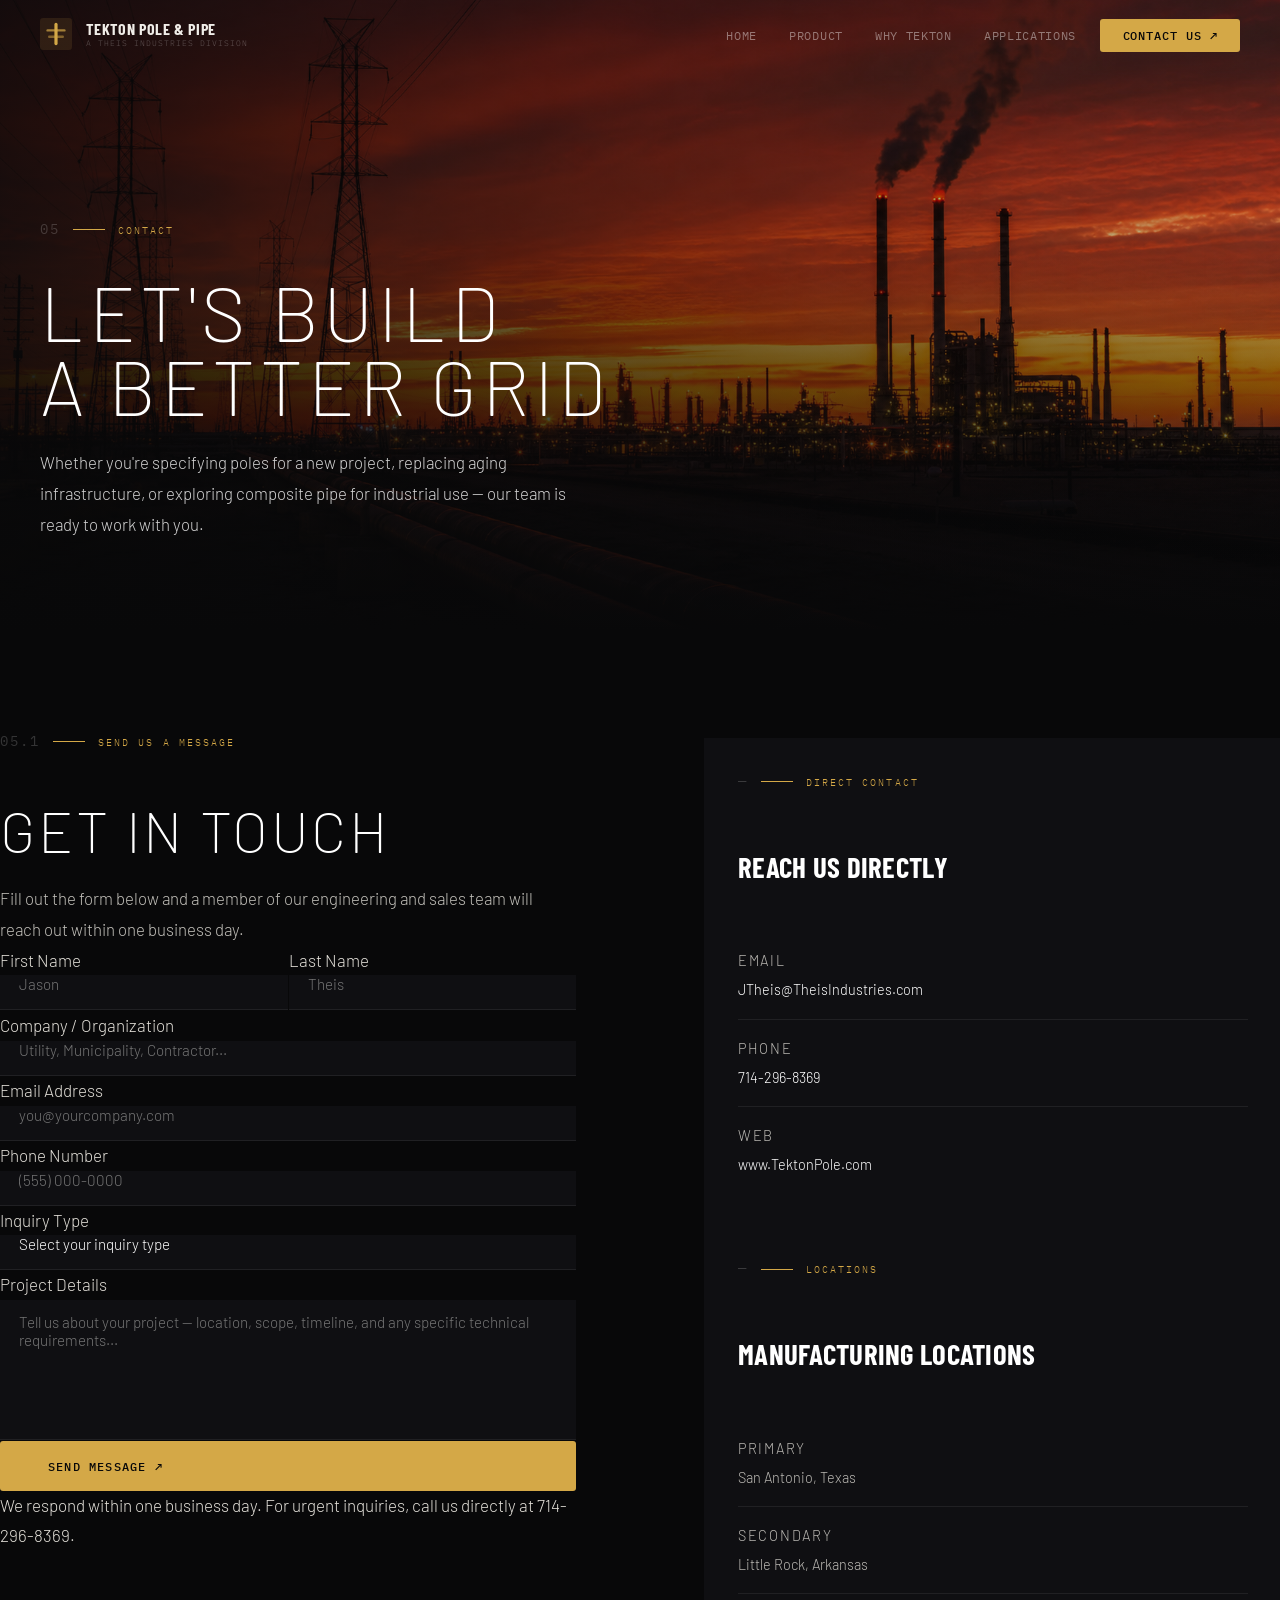
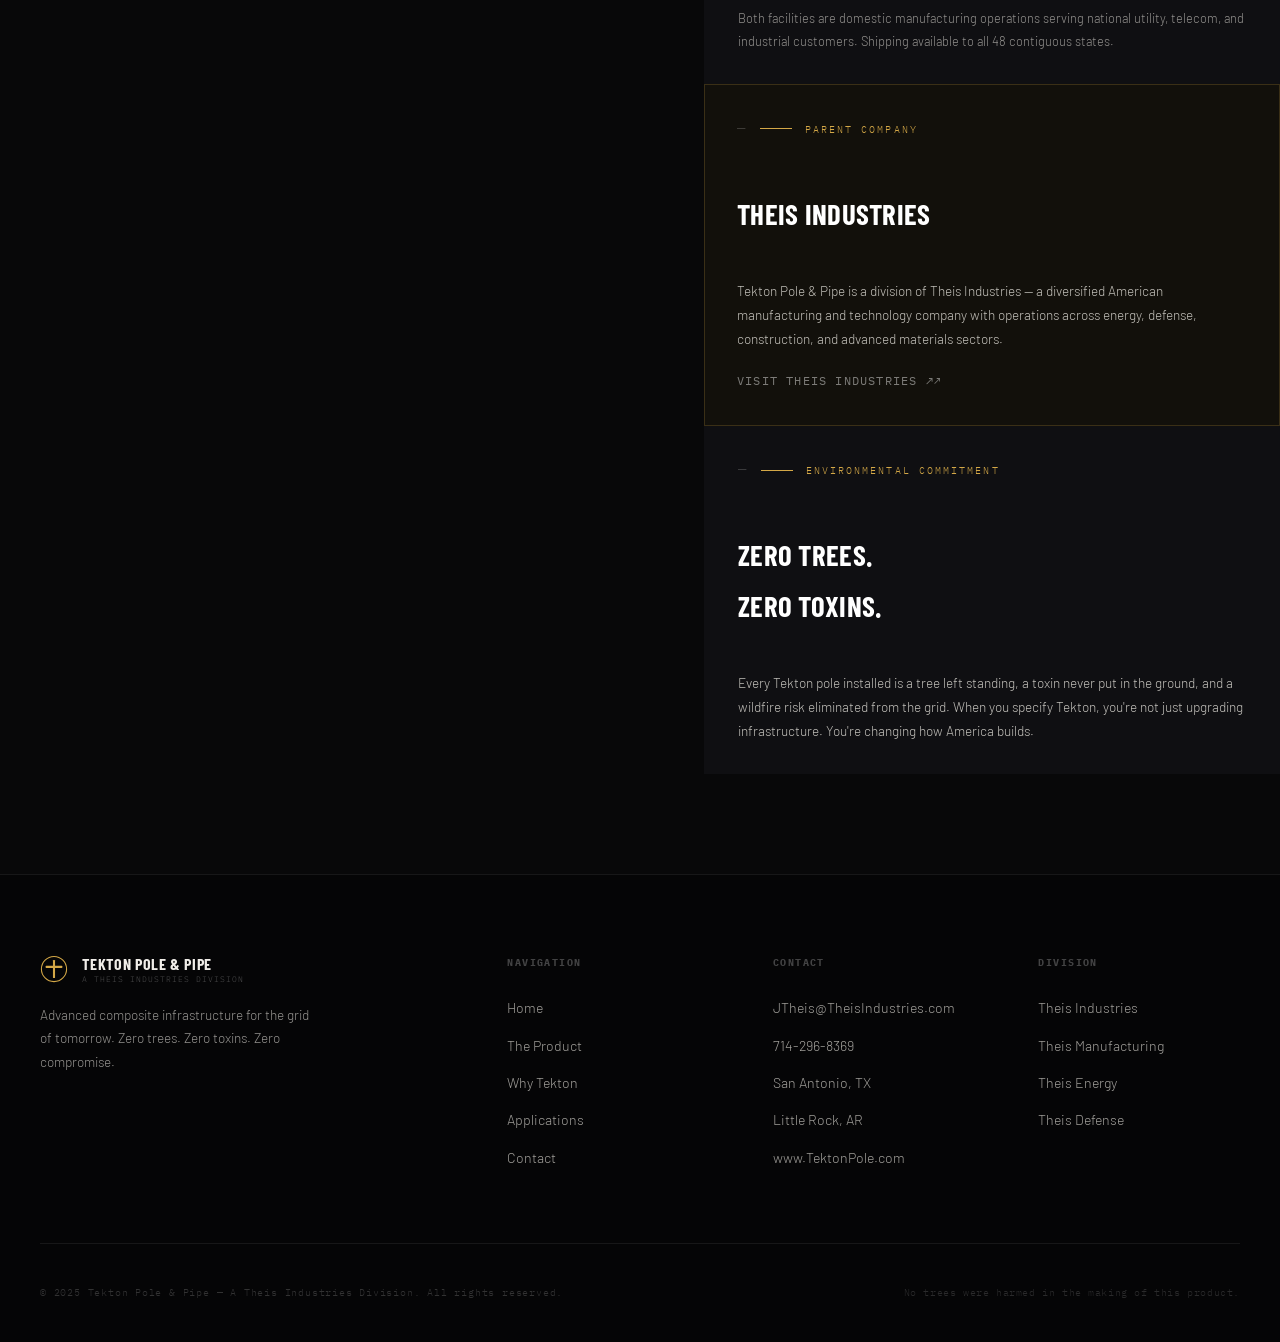
<file: contact.html>
<!DOCTYPE html>
<html lang="en">
<head>
  <meta charset="UTF-8">
  <meta name="viewport" content="width=device-width, initial-scale=1.0">
  <title>Contact — Tekton Pole & Pipe | Get in Touch</title>
  <meta name="description" content="Specify Tekton for your next utility, telecom, or industrial project. Our engineering team is ready to work with you.">
  <link rel="preconnect" href="https://fonts.googleapis.com">
  <link rel="preconnect" href="https://fonts.gstatic.com" crossorigin>
  <link href="https://fonts.googleapis.com/css2?family=Barlow+Condensed:wght@300;400;500;600;700;800;900&family=Barlow:wght@300;400;500;600&family=IBM+Plex+Mono:wght@300;400;500&display=swap" rel="stylesheet">
  <link rel="stylesheet" href="styles.css">
</head>
<body class="page-contact">

  <!-- NAV -->
  <nav id="navbar">
    <div class="nav-inner">
      <a href="index.html" class="nav-logo">
        <svg class="nav-logo-svg" viewBox="0 0 40 40" fill="none" xmlns="http://www.w3.org/2000/svg">
          <rect width="40" height="40" rx="4" fill="#d4a847" fill-opacity="0.12"/>
          <rect x="18" y="6" width="4" height="28" rx="2" fill="#d4a847"/>
          <rect x="8" y="14" width="24" height="3" rx="1.5" fill="#d4a847" fill-opacity="0.7"/>
          <rect x="10" y="22" width="20" height="3" rx="1.5" fill="#d4a847" fill-opacity="0.5"/>
        </svg>
        <div class="logo-text">
          <span class="logo-main">Tekton Pole & Pipe</span>
          <span class="logo-sub">A Theis Industries Division</span>
        </div>
      </a>
      <ul class="nav-links">
        <li><a href="index.html">Home</a></li>
        <li><a href="product.html">Product</a></li>
        <li><a href="why-tekton.html">Why Tekton</a></li>
        <li><a href="applications.html">Applications</a></li>
        <li><a href="contact.html" class="active nav-cta">Contact Us ↗</a></li>
      </ul>
    </div>
  </nav>

  <!-- HERO -->
  <section class="page-hero">
    <div class="page-hero-bg"></div>
    <div class="page-hero-content">
      <div class="ch-label"><span class="ch-num">05</span><span class="ch-line"></span>Contact</div>
      <h1>LET'S BUILD<br>A BETTER GRID</h1>
      <p>Whether you're specifying poles for a new project, replacing aging infrastructure, or exploring composite pipe for industrial use — our team is ready to work with you.</p>
    </div>
  </section>

  <!-- CONTACT BODY -->
  <section class="contact-body section-dark">
    <div class="section-inner">
      <div class="contact-grid">

        <!-- FORM -->
        <div class="contact-form-wrap">
          <div class="ch-label reveal"><span class="ch-num">05.1</span><span class="ch-line"></span>Send Us a Message</div>
          <h2 class="section-h2 reveal">GET IN TOUCH</h2>
          <p class="section-body reveal">Fill out the form below and a member of our engineering and sales team will reach out within one business day.</p>

          <form class="contact-form reveal" id="contactForm" action="mailto:JTheis@TheisIndustries.com" method="post" enctype="text/plain">
            <div class="form-row">
              <div class="form-group">
                <label for="fname">First Name</label>
                <input type="text" id="fname" name="First Name" placeholder="Jason" required>
              </div>
              <div class="form-group">
                <label for="lname">Last Name</label>
                <input type="text" id="lname" name="Last Name" placeholder="Theis" required>
              </div>
            </div>
            <div class="form-group">
              <label for="company">Company / Organization</label>
              <input type="text" id="company" name="Company" placeholder="Utility, Municipality, Contractor...">
            </div>
            <div class="form-group">
              <label for="email">Email Address</label>
              <input type="email" id="email" name="Email" placeholder="you@yourcompany.com" required>
            </div>
            <div class="form-group">
              <label for="phone">Phone Number</label>
              <input type="tel" id="phone" name="Phone" placeholder="(555) 000-0000">
            </div>
            <div class="form-group">
              <label for="inquiry">Inquiry Type</label>
              <select id="inquiry" name="Inquiry Type">
                <option value="">Select your inquiry type</option>
                <option value="utility-poles">Utility Pole Specification</option>
                <option value="telecom-poles">Telecom / Joint Use Poles</option>
                <option value="industrial-pipe">Industrial Pipe Applications</option>
                <option value="wildfire">Wildfire Hardening Program</option>
                <option value="storm">Storm Resilience / Hurricane Zone</option>
                <option value="coastal">Coastal / Wetland Installation</option>
                <option value="municipal">Municipal / Government Project</option>
                <option value="partnership">Partnership / Distribution</option>
                <option value="other">Other</option>
              </select>
            </div>
            <div class="form-group">
              <label for="message">Project Details</label>
              <textarea id="message" name="Message" rows="6" placeholder="Tell us about your project — location, scope, timeline, and any specific technical requirements..."></textarea>
            </div>
            <button type="submit" class="btn-primary form-submit">Send Message ↗</button>
            <p class="form-note">We respond within one business day. For urgent inquiries, call us directly at 714-296-8369.</p>
          </form>
        </div>

        <!-- SIDEBAR -->
        <div class="contact-sidebar">

          <div class="context-card reveal">
            <div class="ch-label"><span class="ch-num">—</span><span class="ch-line"></span>Direct Contact</div>
            <h3>REACH US DIRECTLY</h3>
            <div class="contact-detail">
              <span class="contact-detail-label">Email</span>
              <a href="mailto:JTheis@TheisIndustries.com">JTheis@TheisIndustries.com</a>
            </div>
            <div class="contact-detail">
              <span class="contact-detail-label">Phone</span>
              <a href="tel:7142968369">714-296-8369</a>
            </div>
            <div class="contact-detail">
              <span class="contact-detail-label">Web</span>
              <a href="http://www.TektonPole.com" target="_blank">www.TektonPole.com</a>
            </div>
          </div>

          <div class="context-card reveal">
            <div class="ch-label"><span class="ch-num">—</span><span class="ch-line"></span>Locations</div>
            <h3>MANUFACTURING LOCATIONS</h3>
            <div class="contact-detail">
              <span class="contact-detail-label">Primary</span>
              <span>San Antonio, Texas</span>
            </div>
            <div class="contact-detail">
              <span class="contact-detail-label">Secondary</span>
              <span>Little Rock, Arkansas</span>
            </div>
            <p class="context-card-note">Both facilities are domestic manufacturing operations serving national utility, telecom, and industrial customers. Shipping available to all 48 contiguous states.</p>
          </div>

          <div class="context-card context-card-gold reveal">
            <div class="ch-label"><span class="ch-num">—</span><span class="ch-line"></span>Parent Company</div>
            <h3>THEIS INDUSTRIES</h3>
            <p>Tekton Pole & Pipe is a division of Theis Industries — a diversified American manufacturing and technology company with operations across energy, defense, construction, and advanced materials sectors.</p>
            <a href="https://theis.solutions" target="_blank" class="btn-ghost sidebar-btn">Visit Theis Industries ↗</a>
          </div>

          <div class="context-card reveal">
            <div class="ch-label"><span class="ch-num">—</span><span class="ch-line"></span>Environmental Commitment</div>
            <h3>ZERO TREES.<br>ZERO TOXINS.</h3>
            <p>Every Tekton pole installed is a tree left standing, a toxin never put in the ground, and a wildfire risk eliminated from the grid. When you specify Tekton, you're not just upgrading infrastructure. You're changing how America builds.</p>
          </div>

        </div>
      </div>
    </div>
  </section>

  <!-- FOOTER -->
  <footer class="footer">
    <div class="section-wrap">
      <div class="footer-inner">
        <div class="footer-brand">
          <a href="index.html" class="nav-logo" style="margin-bottom:0;">
            <svg width="28" height="28" viewBox="0 0 40 40" fill="none"><circle cx="20" cy="20" r="18" stroke="#d4a847" stroke-width="1.5"/><rect x="18.5" y="7" width="3" height="26" fill="#d4a847" rx="1"/><rect x="8" y="15.5" width="24" height="3" fill="#d4a847" rx="1"/></svg>
            <div class="logo-text"><span class="logo-main">Tekton Pole &amp; Pipe</span><span class="logo-sub">A Theis Industries Division</span></div>
          </a>
          <p>Advanced composite infrastructure for the grid of tomorrow. Zero trees. Zero toxins. Zero compromise.</p>
        </div>
        <div class="footer-col">
          <h4>Navigation</h4>
          <a href="index.html">Home</a>
          <a href="product.html">The Product</a>
          <a href="why-tekton.html">Why Tekton</a>
          <a href="applications.html">Applications</a>
          <a href="contact.html">Contact</a>
        </div>
        <div class="footer-col">
          <h4>Contact</h4>
          <a href="mailto:JTheis@TheisIndustries.com">JTheis@TheisIndustries.com</a>
          <a href="tel:7142968369">714-296-8369</a>
          <a href="contact.html">San Antonio, TX</a>
          <a href="contact.html">Little Rock, AR</a>
          <a href="http://www.TektonPole.com" target="_blank">www.TektonPole.com</a>
        </div>
        <div class="footer-col">
          <h4>Division</h4>
          <a href="https://theis.solutions" target="_blank">Theis Industries</a>
          <a href="https://theis.solutions" target="_blank">Theis Manufacturing</a>
          <a href="https://theis.solutions" target="_blank">Theis Energy</a>
          <a href="https://theis.solutions" target="_blank">Theis Defense</a>
        </div>
      </div>
      <div class="footer-bottom">
        <span class="footer-copy">&copy; 2025 Tekton Pole &amp; Pipe &mdash; A Theis Industries Division. All rights reserved.</span>
        <span class="footer-legal">No trees were harmed in the making of this product.</span>
      </div>
    </div>
  </footer>

  <div class="cursor-glow" id="cursor-glow"></div>
  <script src="app.js"></script>
</body>
</html>
</file>
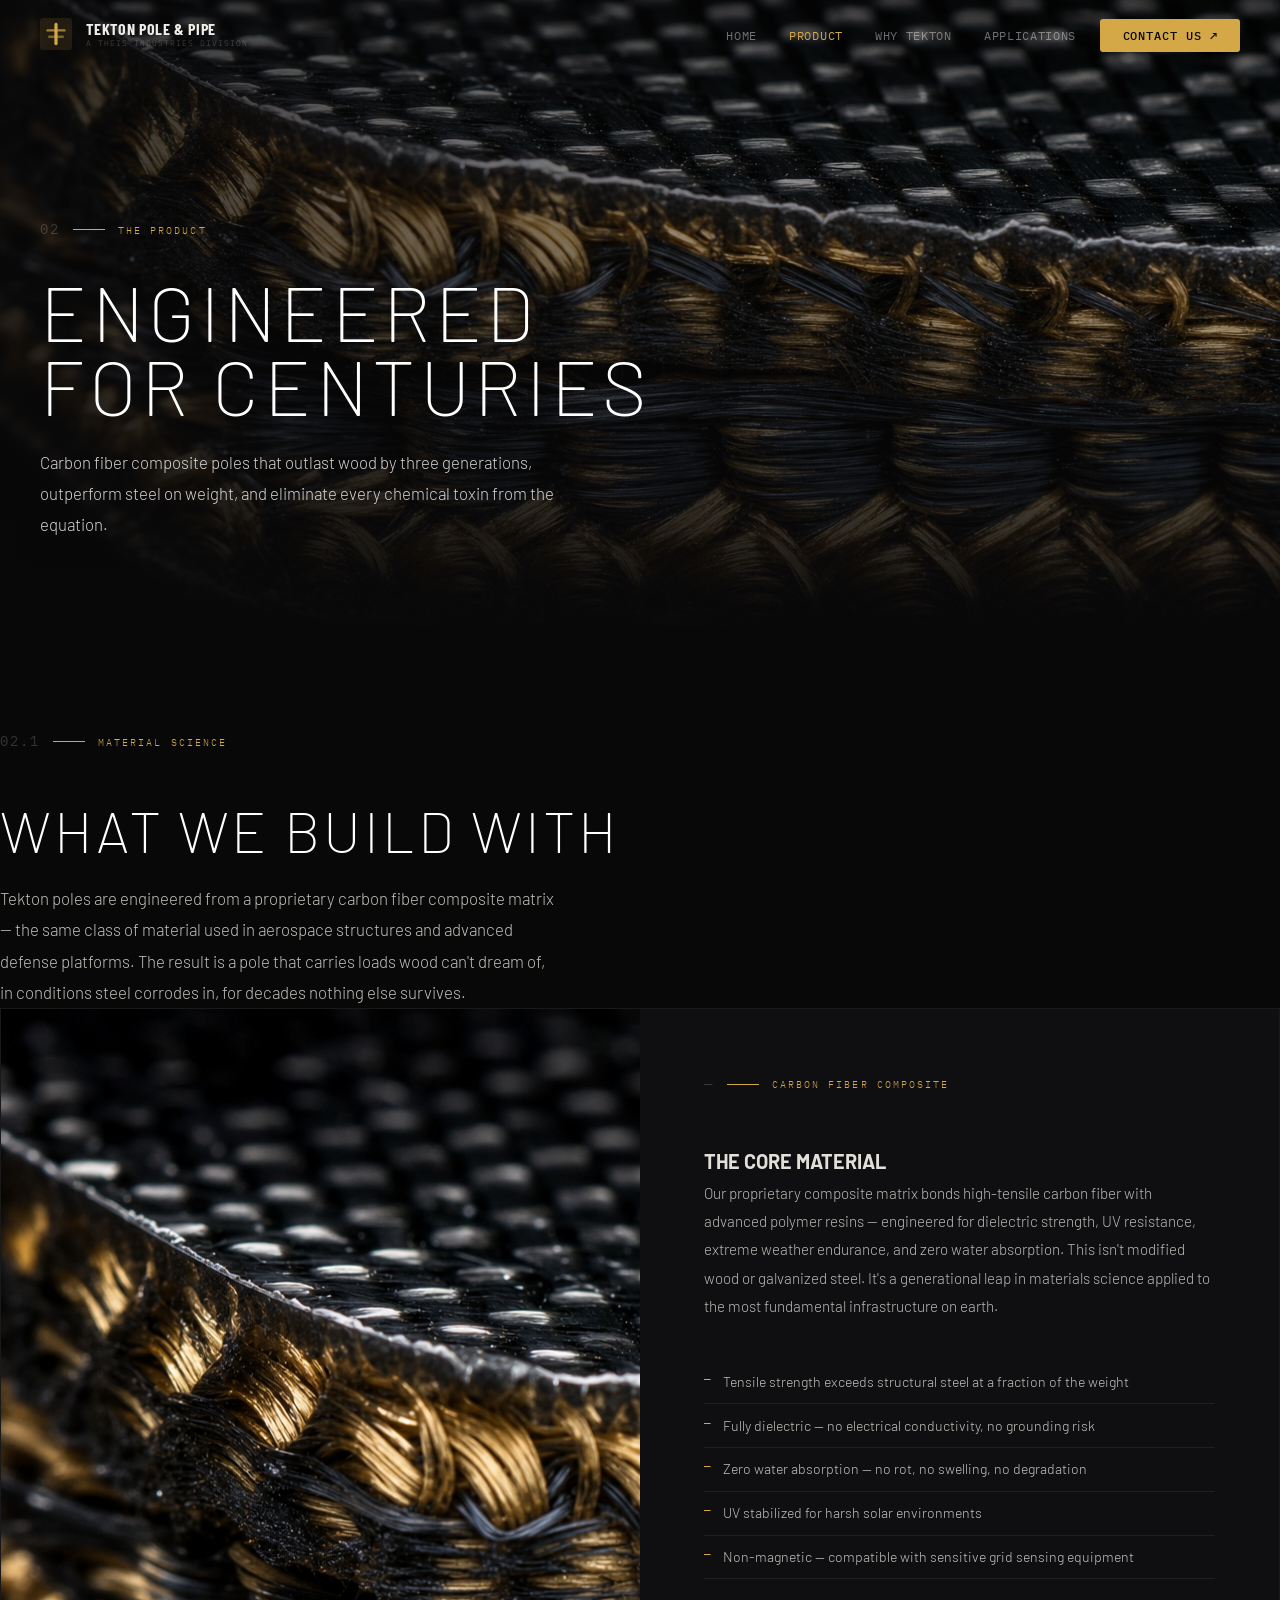
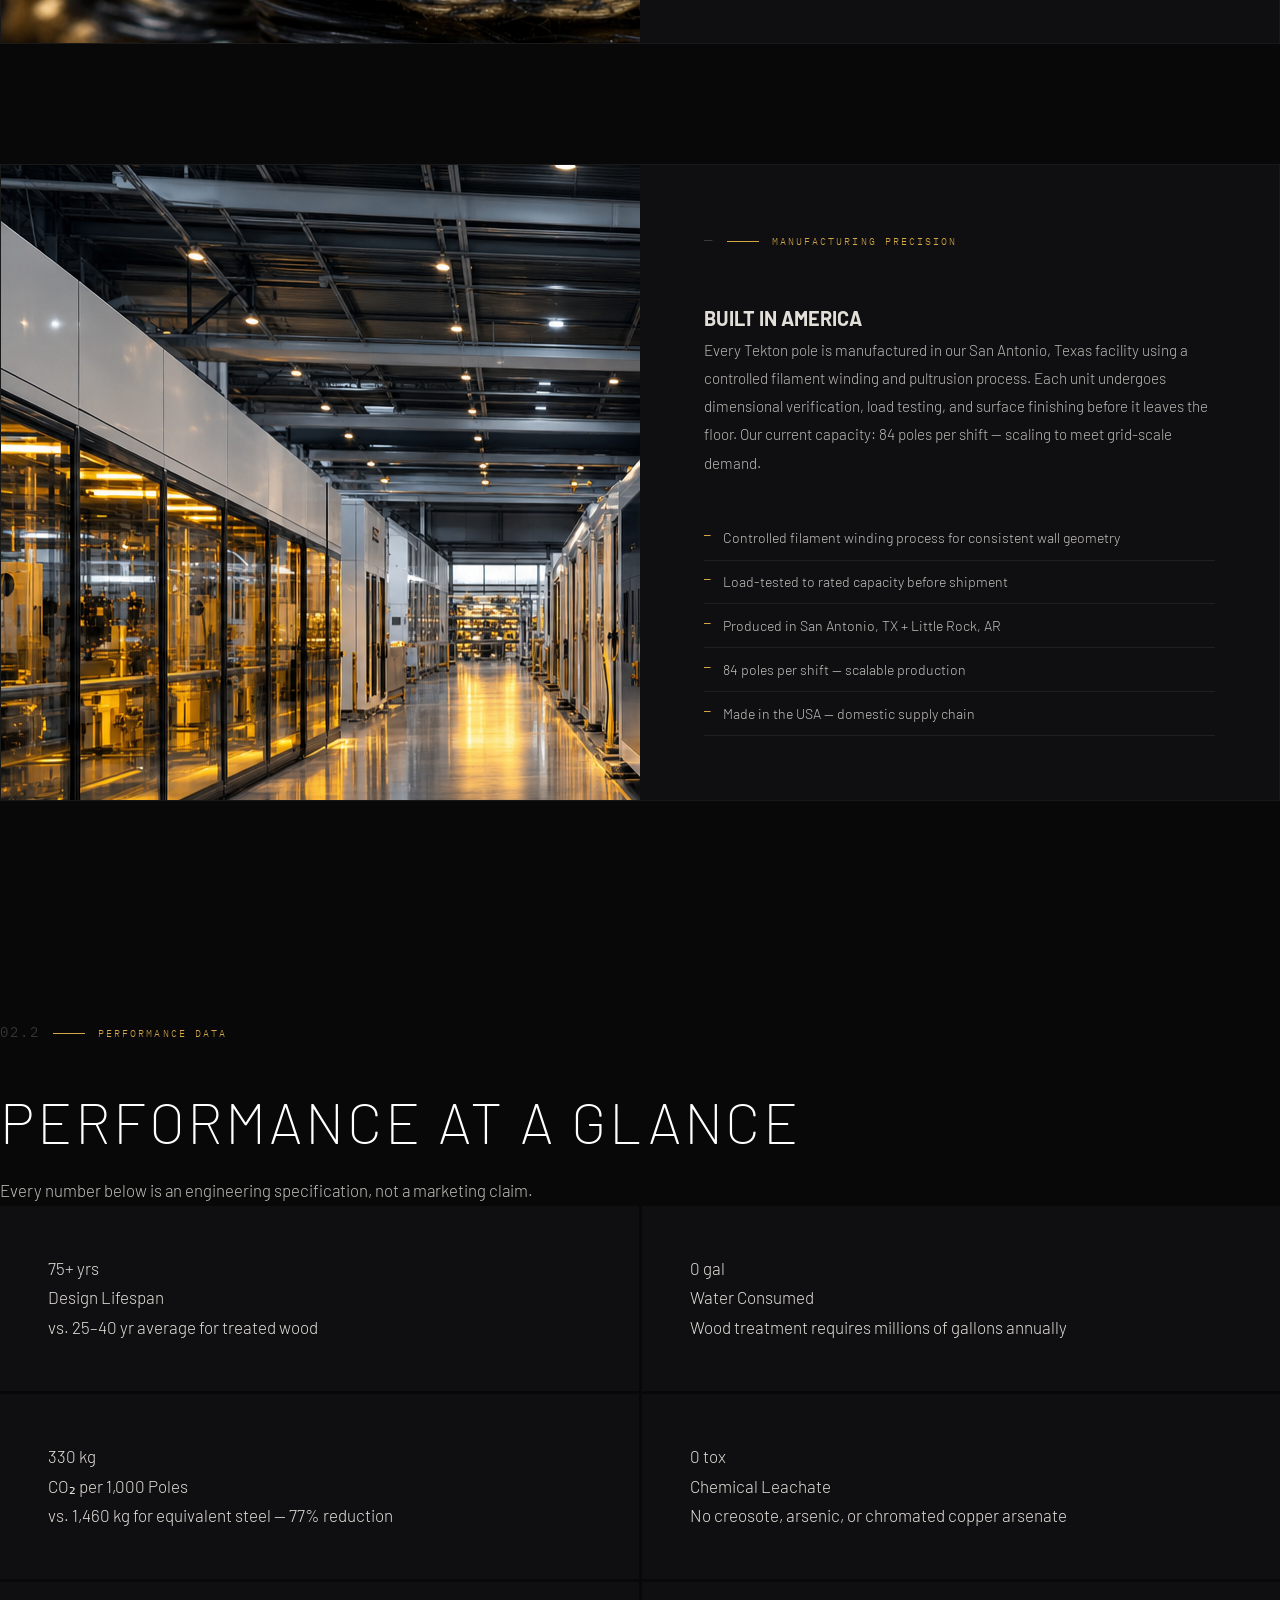
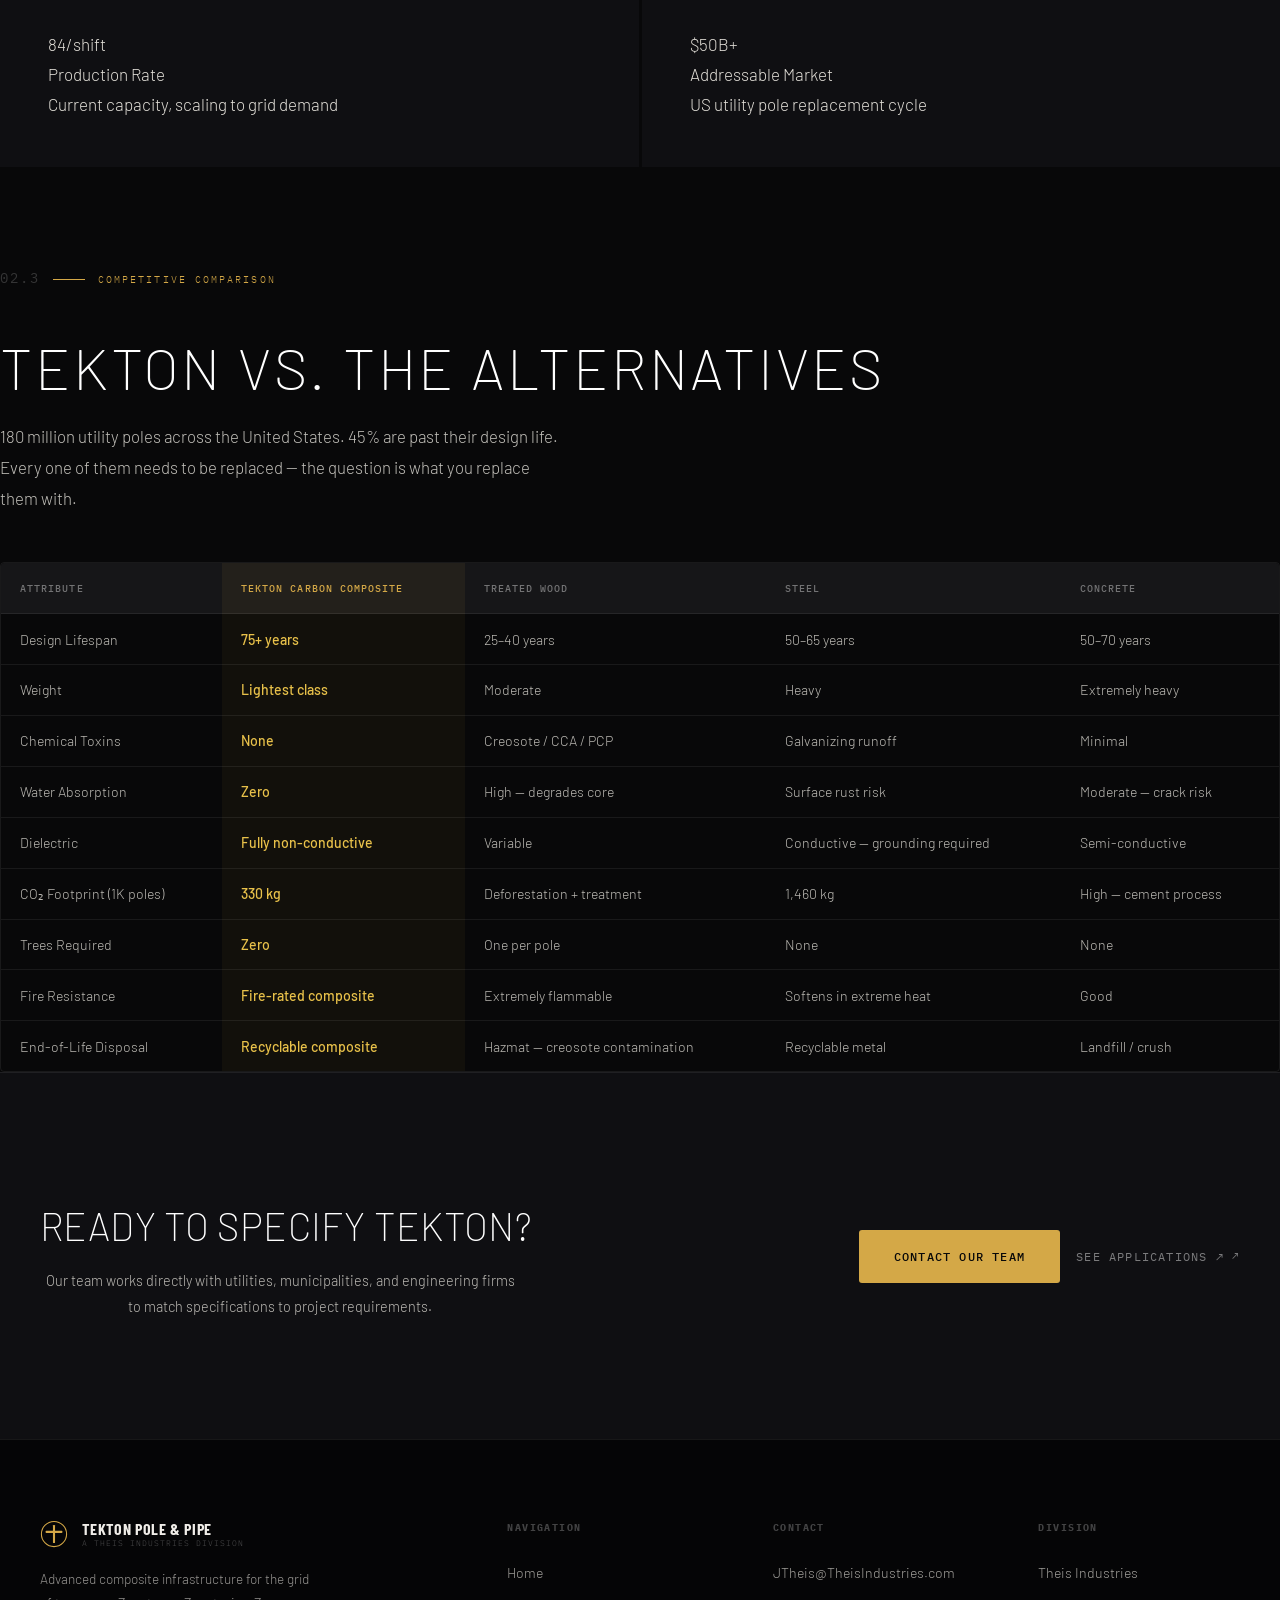
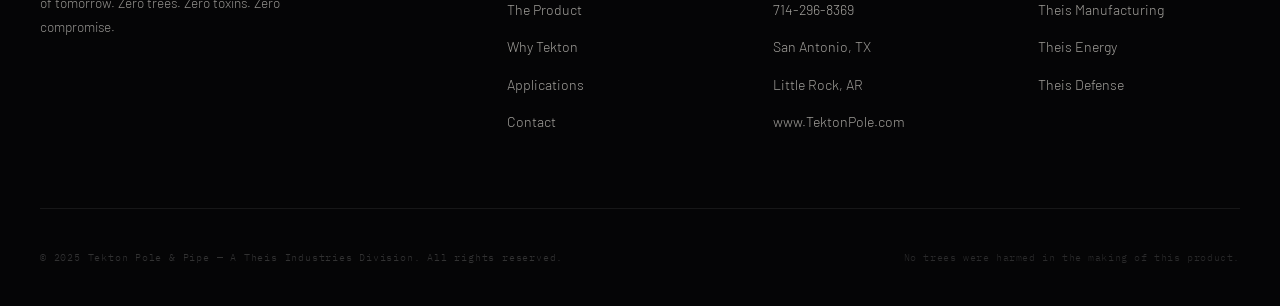
<file: product.html>
<!DOCTYPE html>
<html lang="en">
<head>
  <meta charset="UTF-8">
  <meta name="viewport" content="width=device-width, initial-scale=1.0">
  <title>The Product — Tekton Pole & Pipe | Advanced Composite Infrastructure</title>
  <meta name="description" content="Carbon fiber composite poles engineered for 75+ years of service — no rot, no creosote, no compromise. Built for the grid of tomorrow.">
  <link rel="preconnect" href="https://fonts.googleapis.com">
  <link rel="preconnect" href="https://fonts.gstatic.com" crossorigin>
  <link href="https://fonts.googleapis.com/css2?family=Barlow+Condensed:wght@300;400;500;600;700;800;900&family=Barlow:wght@300;400;500;600&family=IBM+Plex+Mono:wght@300;400;500&display=swap" rel="stylesheet">
  <link rel="stylesheet" href="styles.css">
</head>
<body class="page-product">

  <!-- NAV -->
  <nav id="navbar">
    <div class="nav-inner">
      <a href="index.html" class="nav-logo">
        <svg class="nav-logo-svg" viewBox="0 0 40 40" fill="none" xmlns="http://www.w3.org/2000/svg">
          <rect width="40" height="40" rx="4" fill="#d4a847" fill-opacity="0.12"/>
          <rect x="18" y="6" width="4" height="28" rx="2" fill="#d4a847"/>
          <rect x="8" y="14" width="24" height="3" rx="1.5" fill="#d4a847" fill-opacity="0.7"/>
          <rect x="10" y="22" width="20" height="3" rx="1.5" fill="#d4a847" fill-opacity="0.5"/>
        </svg>
        <div class="logo-text">
          <span class="logo-main">Tekton Pole & Pipe</span>
          <span class="logo-sub">A Theis Industries Division</span>
        </div>
      </a>
      <ul class="nav-links">
        <li><a href="index.html">Home</a></li>
        <li><a href="product.html" class="active">Product</a></li>
        <li><a href="why-tekton.html">Why Tekton</a></li>
        <li><a href="applications.html">Applications</a></li>
        <li><a href="contact.html" class="nav-cta">Contact Us ↗</a></li>
      </ul>
    </div>
  </nav>

  <!-- HERO -->
  <section class="page-hero">
    <div class="page-hero-bg"></div>
    <div class="page-hero-content">
      <div class="ch-label"><span class="ch-num">02</span><span class="ch-line"></span>The Product</div>
      <h1>ENGINEERED<br>FOR CENTURIES</h1>
      <p>Carbon fiber composite poles that outlast wood by three generations, outperform steel on weight, and eliminate every chemical toxin from the equation.</p>
    </div>
  </section>

  <!-- MATERIAL OVERVIEW -->
  <section class="material-section section-dark">
    <div class="section-inner">
      <div class="ch-label reveal"><span class="ch-num">02.1</span><span class="ch-line"></span>Material Science</div>
      <h2 class="section-h2 reveal">WHAT WE BUILD WITH</h2>
      <p class="section-body reveal">Tekton poles are engineered from a proprietary carbon fiber composite matrix — the same class of material used in aerospace structures and advanced defense platforms. The result is a pole that carries loads wood can't dream of, in conditions steel corrodes in, for decades nothing else survives.</p>
    </div>

    <div class="material-panel reveal">
      <div class="material-panel-img" style="background-image:url('images/hero-product.png')"></div>
      <div class="material-panel-text">
        <div class="ch-label"><span class="ch-num">—</span><span class="ch-line"></span>Carbon Fiber Composite</div>
        <h3>THE CORE MATERIAL</h3>
        <p>Our proprietary composite matrix bonds high-tensile carbon fiber with advanced polymer resins — engineered for dielectric strength, UV resistance, extreme weather endurance, and zero water absorption. This isn't modified wood or galvanized steel. It's a generational leap in materials science applied to the most fundamental infrastructure on earth.</p>
        <ul class="spec-list">
          <li>Tensile strength exceeds structural steel at a fraction of the weight</li>
          <li>Fully dielectric — no electrical conductivity, no grounding risk</li>
          <li>Zero water absorption — no rot, no swelling, no degradation</li>
          <li>UV stabilized for harsh solar environments</li>
          <li>Non-magnetic — compatible with sensitive grid sensing equipment</li>
        </ul>
      </div>
    </div>

    <div class="material-panel material-panel-reverse reveal">
      <div class="material-panel-img" style="background-image:url('images/manufacturing.png')"></div>
      <div class="material-panel-text">
        <div class="ch-label"><span class="ch-num">—</span><span class="ch-line"></span>Manufacturing Precision</div>
        <h3>BUILT IN AMERICA</h3>
        <p>Every Tekton pole is manufactured in our San Antonio, Texas facility using a controlled filament winding and pultrusion process. Each unit undergoes dimensional verification, load testing, and surface finishing before it leaves the floor. Our current capacity: 84 poles per shift — scaling to meet grid-scale demand.</p>
        <ul class="spec-list">
          <li>Controlled filament winding process for consistent wall geometry</li>
          <li>Load-tested to rated capacity before shipment</li>
          <li>Produced in San Antonio, TX + Little Rock, AR</li>
          <li>84 poles per shift — scalable production</li>
          <li>Made in the USA — domestic supply chain</li>
        </ul>
      </div>
    </div>
  </section>

  <!-- SPEC GRID — PAPER SECTION -->
  <section class="section-paper">
    <div class="section-inner">
      <div class="ch-label reveal"><span class="ch-num">02.2</span><span class="ch-line"></span>Performance Data</div>
      <h2 class="section-h2 dark reveal">PERFORMANCE AT A GLANCE</h2>
      <p class="section-body dark reveal">Every number below is an engineering specification, not a marketing claim.</p>

      <div class="spec-grid reveal">
        <div class="spec-tile">
          <div class="spec-num">75<span>+ yrs</span></div>
          <div class="spec-label">Design Lifespan</div>
          <div class="spec-note">vs. 25–40 yr average for treated wood</div>
        </div>
        <div class="spec-tile">
          <div class="spec-num">0<span> gal</span></div>
          <div class="spec-label">Water Consumed</div>
          <div class="spec-note">Wood treatment requires millions of gallons annually</div>
        </div>
        <div class="spec-tile">
          <div class="spec-num">330<span> kg</span></div>
          <div class="spec-label">CO₂ per 1,000 Poles</div>
          <div class="spec-note">vs. 1,460 kg for equivalent steel — 77% reduction</div>
        </div>
        <div class="spec-tile">
          <div class="spec-num">0<span> tox</span></div>
          <div class="spec-label">Chemical Leachate</div>
          <div class="spec-note">No creosote, arsenic, or chromated copper arsenate</div>
        </div>
        <div class="spec-tile">
          <div class="spec-num">84<span>/shift</span></div>
          <div class="spec-label">Production Rate</div>
          <div class="spec-note">Current capacity, scaling to grid demand</div>
        </div>
        <div class="spec-tile">
          <div class="spec-num">$50<span>B+</span></div>
          <div class="spec-label">Addressable Market</div>
          <div class="spec-note">US utility pole replacement cycle</div>
        </div>
      </div>
    </div>
  </section>

  <!-- COMPARISON TABLE -->
  <section class="section-dark">
    <div class="section-inner">
      <div class="ch-label reveal"><span class="ch-num">02.3</span><span class="ch-line"></span>Competitive Comparison</div>
      <h2 class="section-h2 reveal">TEKTON VS. THE ALTERNATIVES</h2>
      <p class="section-body reveal">180 million utility poles across the United States. 45% are past their design life. Every one of them needs to be replaced — the question is what you replace them with.</p>

      <div class="comp-table-wrap reveal">
        <table class="comp-table">
          <thead>
            <tr>
              <th>Attribute</th>
              <th class="col-tekton">Tekton Carbon Composite</th>
              <th>Treated Wood</th>
              <th>Steel</th>
              <th>Concrete</th>
            </tr>
          </thead>
          <tbody>
            <tr>
              <td>Design Lifespan</td>
              <td class="col-tekton winner">75+ years</td>
              <td>25–40 years</td>
              <td>50–65 years</td>
              <td>50–70 years</td>
            </tr>
            <tr>
              <td>Weight</td>
              <td class="col-tekton winner">Lightest class</td>
              <td>Moderate</td>
              <td>Heavy</td>
              <td>Extremely heavy</td>
            </tr>
            <tr>
              <td>Chemical Toxins</td>
              <td class="col-tekton winner">None</td>
              <td>Creosote / CCA / PCP</td>
              <td>Galvanizing runoff</td>
              <td>Minimal</td>
            </tr>
            <tr>
              <td>Water Absorption</td>
              <td class="col-tekton winner">Zero</td>
              <td>High — degrades core</td>
              <td>Surface rust risk</td>
              <td>Moderate — crack risk</td>
            </tr>
            <tr>
              <td>Dielectric</td>
              <td class="col-tekton winner">Fully non-conductive</td>
              <td>Variable</td>
              <td>Conductive — grounding required</td>
              <td>Semi-conductive</td>
            </tr>
            <tr>
              <td>CO₂ Footprint (1K poles)</td>
              <td class="col-tekton winner">330 kg</td>
              <td>Deforestation + treatment</td>
              <td>1,460 kg</td>
              <td>High — cement process</td>
            </tr>
            <tr>
              <td>Trees Required</td>
              <td class="col-tekton winner">Zero</td>
              <td>One per pole</td>
              <td>None</td>
              <td>None</td>
            </tr>
            <tr>
              <td>Fire Resistance</td>
              <td class="col-tekton winner">Fire-rated composite</td>
              <td>Extremely flammable</td>
              <td>Softens in extreme heat</td>
              <td>Good</td>
            </tr>
            <tr>
              <td>End-of-Life Disposal</td>
              <td class="col-tekton winner">Recyclable composite</td>
              <td>Hazmat — creosote contamination</td>
              <td>Recyclable metal</td>
              <td>Landfill / crush</td>
            </tr>
          </tbody>
        </table>
      </div>
    </div>
  </section>

  <!-- CTA STRIP -->
  <div class="cta-strip">
    <div class="cta-strip-inner">
      <div class="cta-strip-text">
        <span class="cta-label">Ready to specify Tekton?</span>
        <span class="cta-body">Our team works directly with utilities, municipalities, and engineering firms to match specifications to project requirements.</span>
      </div>
      <div class="cta-strip-actions">
        <a href="contact.html" class="btn-primary">Contact Our Team</a>
        <a href="applications.html" class="btn-ghost">See Applications ↗</a>
      </div>
    </div>
  </div>

  <!-- FOOTER -->
  <footer class="footer">
    <div class="section-wrap">
      <div class="footer-inner">
        <div class="footer-brand">
          <a href="index.html" class="nav-logo" style="margin-bottom:0;">
            <svg width="28" height="28" viewBox="0 0 40 40" fill="none"><circle cx="20" cy="20" r="18" stroke="#d4a847" stroke-width="1.5"/><rect x="18.5" y="7" width="3" height="26" fill="#d4a847" rx="1"/><rect x="8" y="15.5" width="24" height="3" fill="#d4a847" rx="1"/></svg>
            <div class="logo-text"><span class="logo-main">Tekton Pole &amp; Pipe</span><span class="logo-sub">A Theis Industries Division</span></div>
          </a>
          <p>Advanced composite infrastructure for the grid of tomorrow. Zero trees. Zero toxins. Zero compromise.</p>
        </div>
        <div class="footer-col">
          <h4>Navigation</h4>
          <a href="index.html">Home</a>
          <a href="product.html">The Product</a>
          <a href="why-tekton.html">Why Tekton</a>
          <a href="applications.html">Applications</a>
          <a href="contact.html">Contact</a>
        </div>
        <div class="footer-col">
          <h4>Contact</h4>
          <a href="mailto:JTheis@TheisIndustries.com">JTheis@TheisIndustries.com</a>
          <a href="tel:7142968369">714-296-8369</a>
          <a href="contact.html">San Antonio, TX</a>
          <a href="contact.html">Little Rock, AR</a>
          <a href="http://www.TektonPole.com" target="_blank">www.TektonPole.com</a>
        </div>
        <div class="footer-col">
          <h4>Division</h4>
          <a href="https://theis.solutions" target="_blank">Theis Industries</a>
          <a href="https://theis.solutions" target="_blank">Theis Manufacturing</a>
          <a href="https://theis.solutions" target="_blank">Theis Energy</a>
          <a href="https://theis.solutions" target="_blank">Theis Defense</a>
        </div>
      </div>
      <div class="footer-bottom">
        <span class="footer-copy">&copy; 2025 Tekton Pole &amp; Pipe &mdash; A Theis Industries Division. All rights reserved.</span>
        <span class="footer-legal">No trees were harmed in the making of this product.</span>
      </div>
    </div>
  </footer>

  <div class="cursor-glow" id="cursor-glow"></div>
  <script src="app.js"></script>
</body>
</html>
</file>
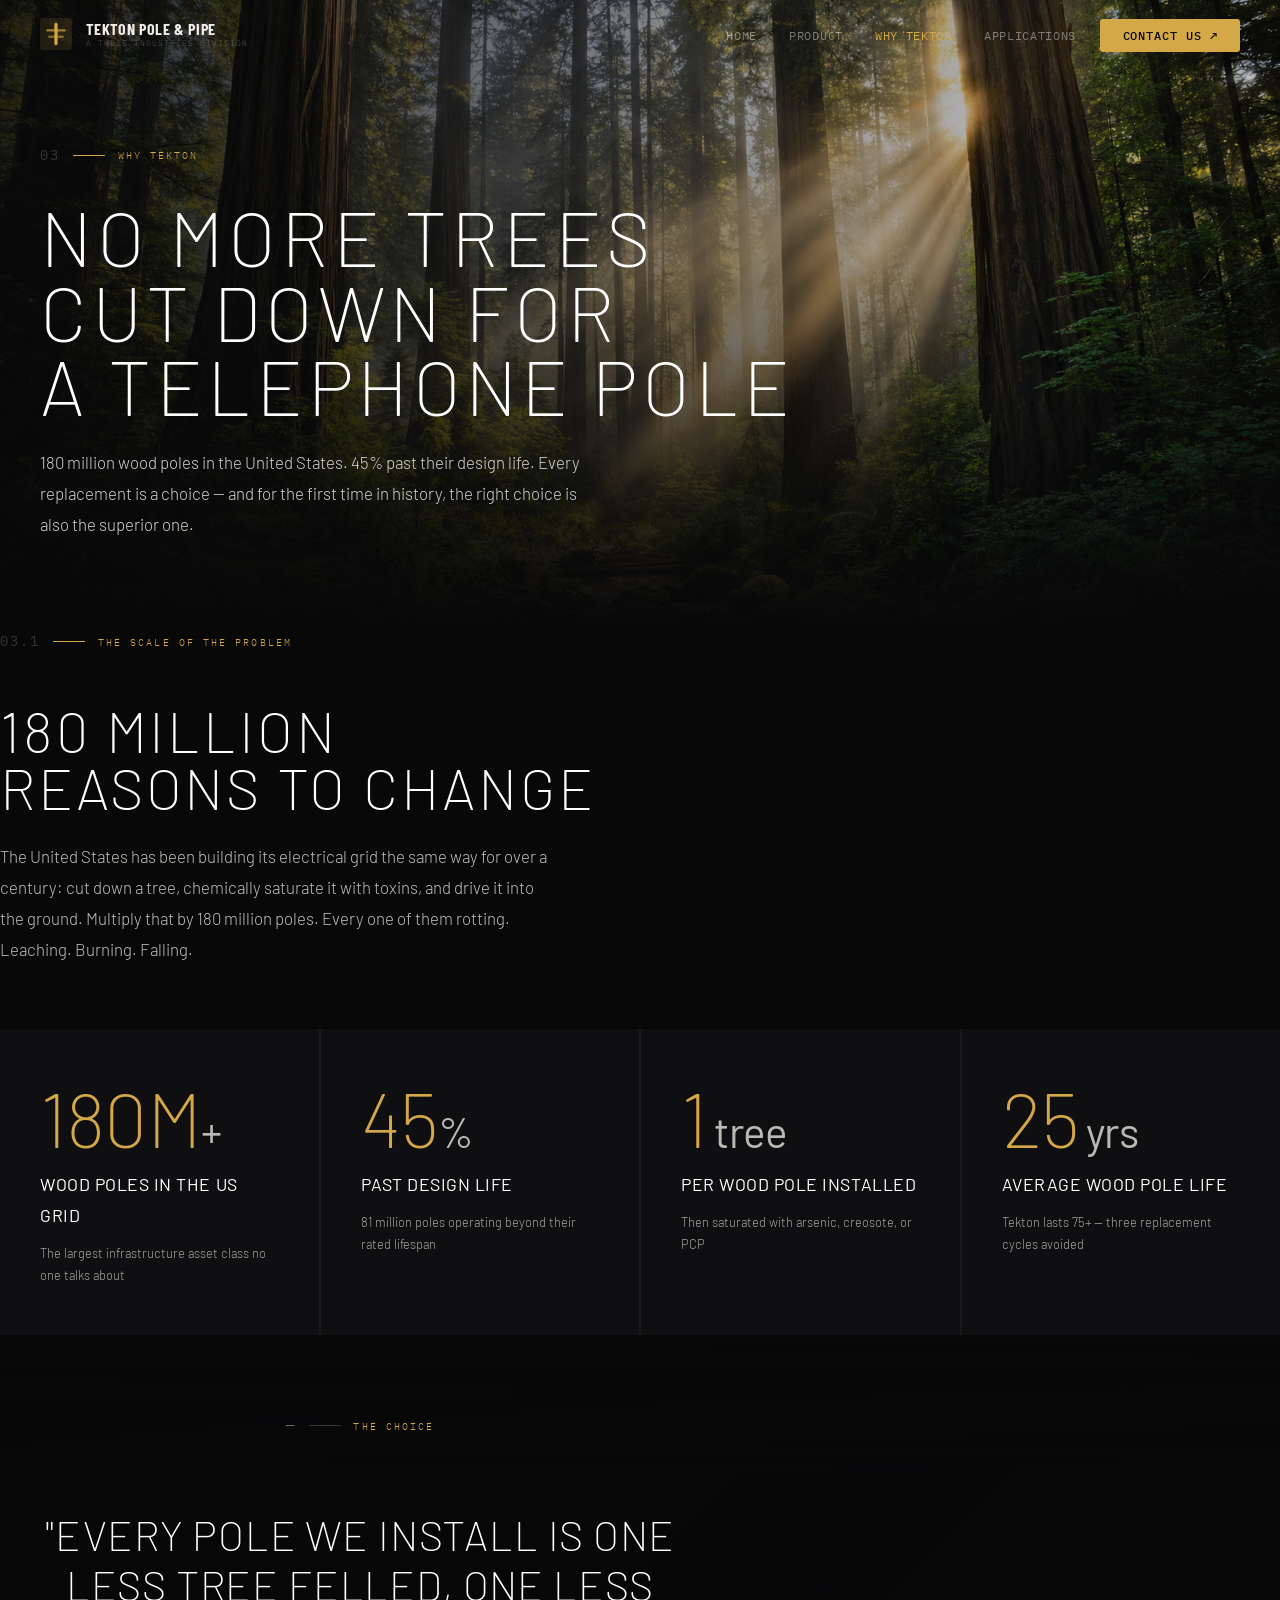
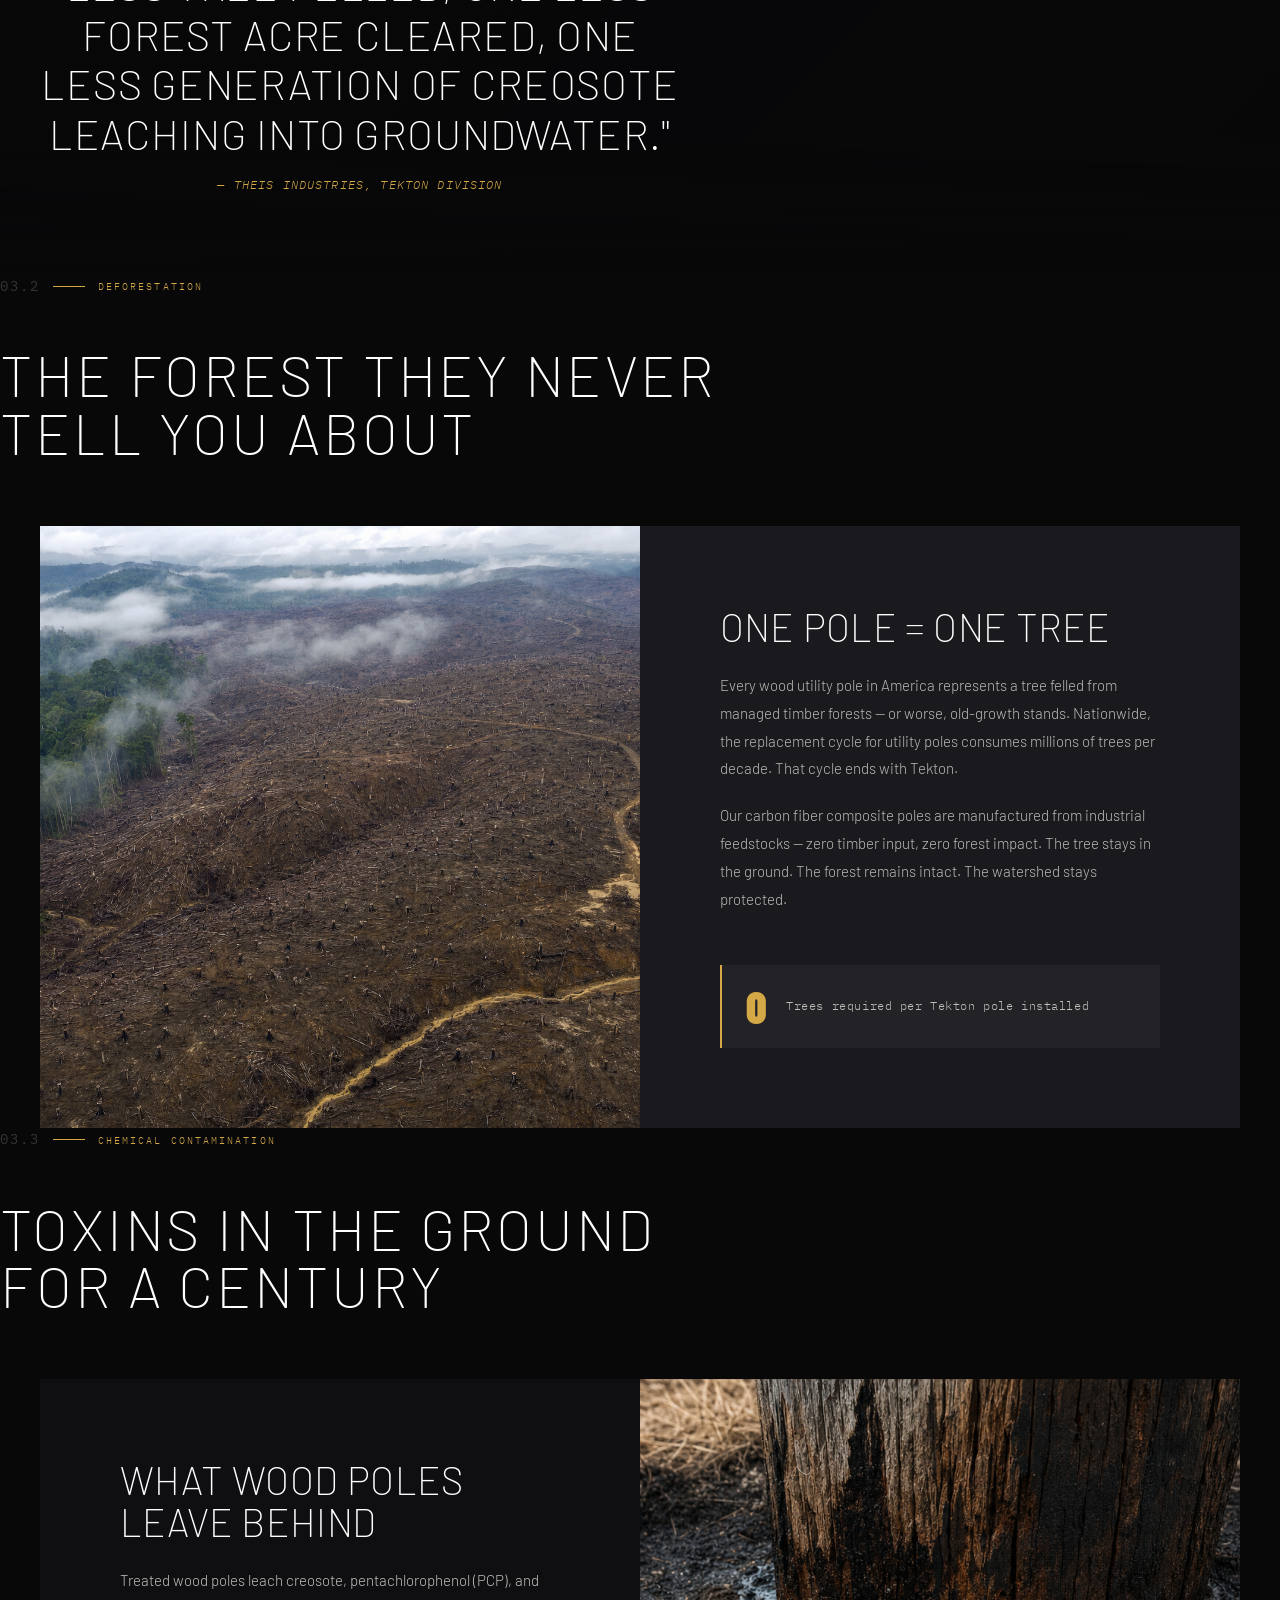
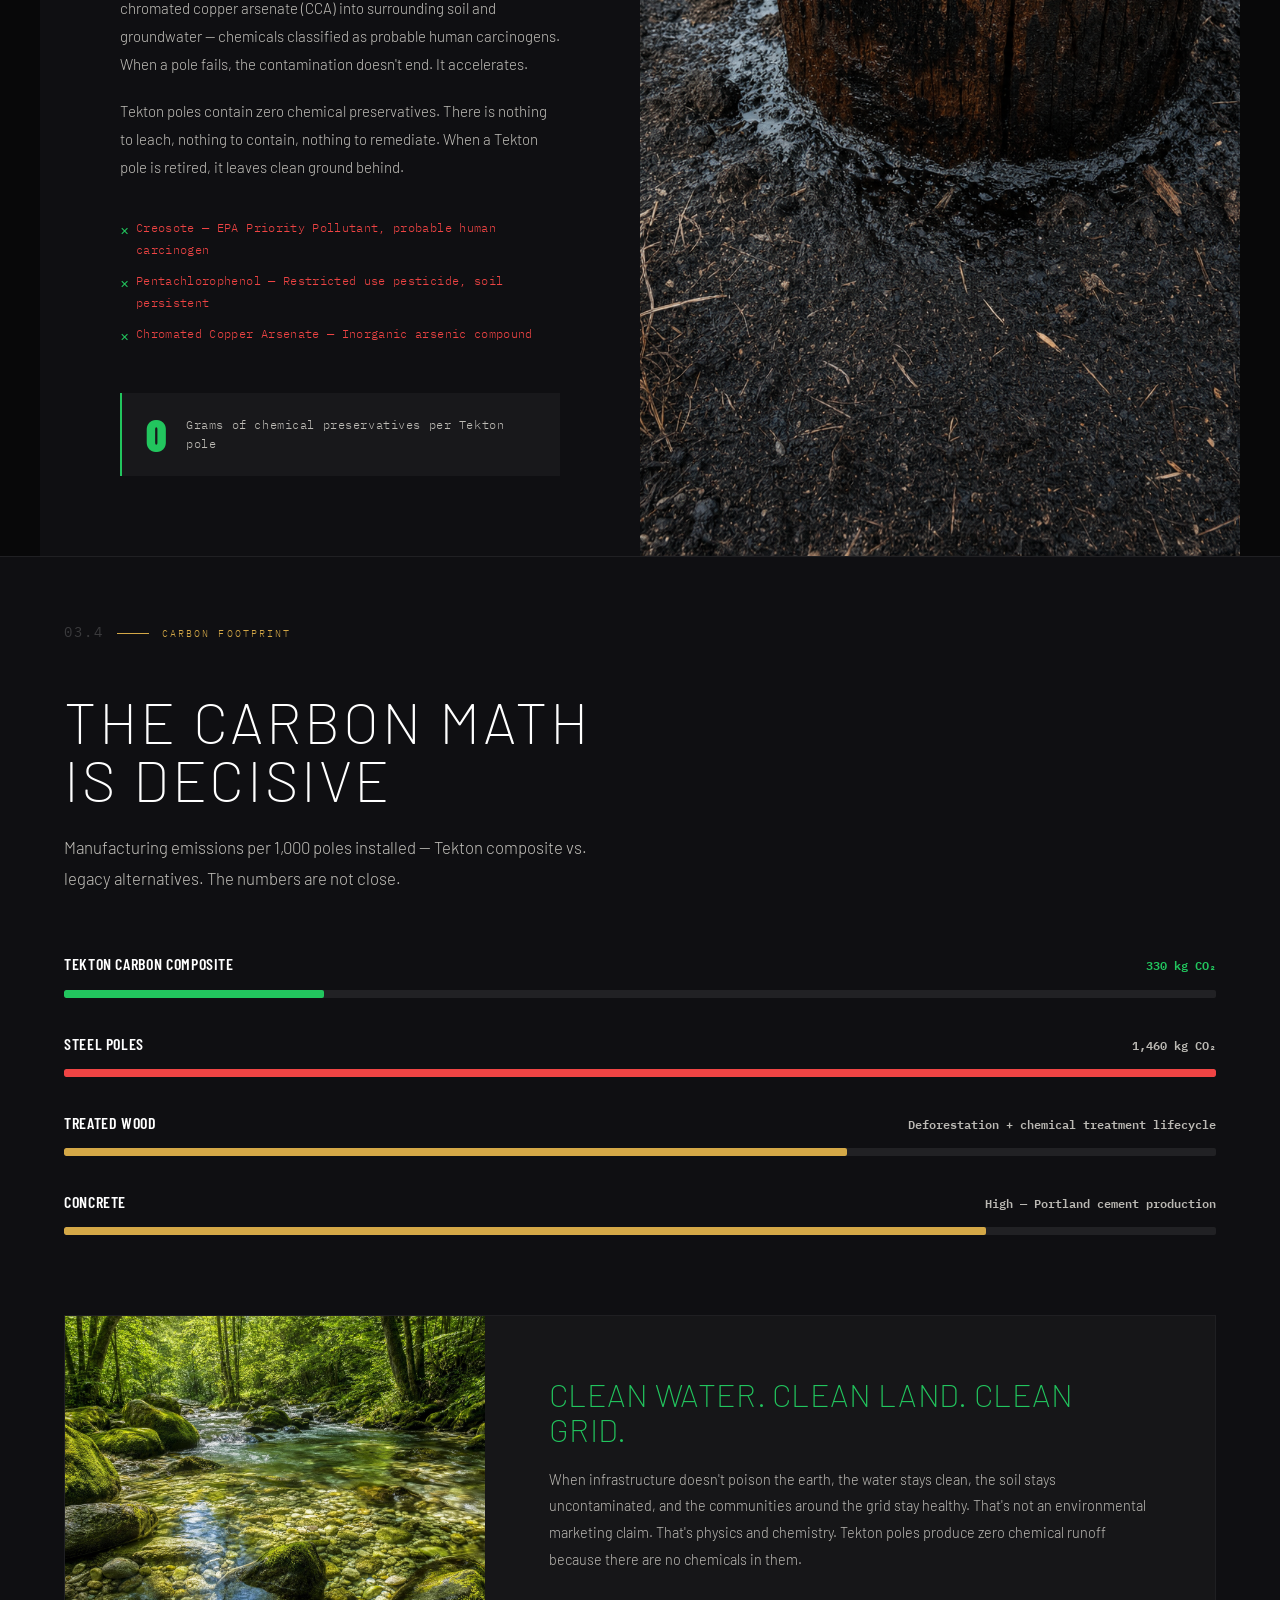
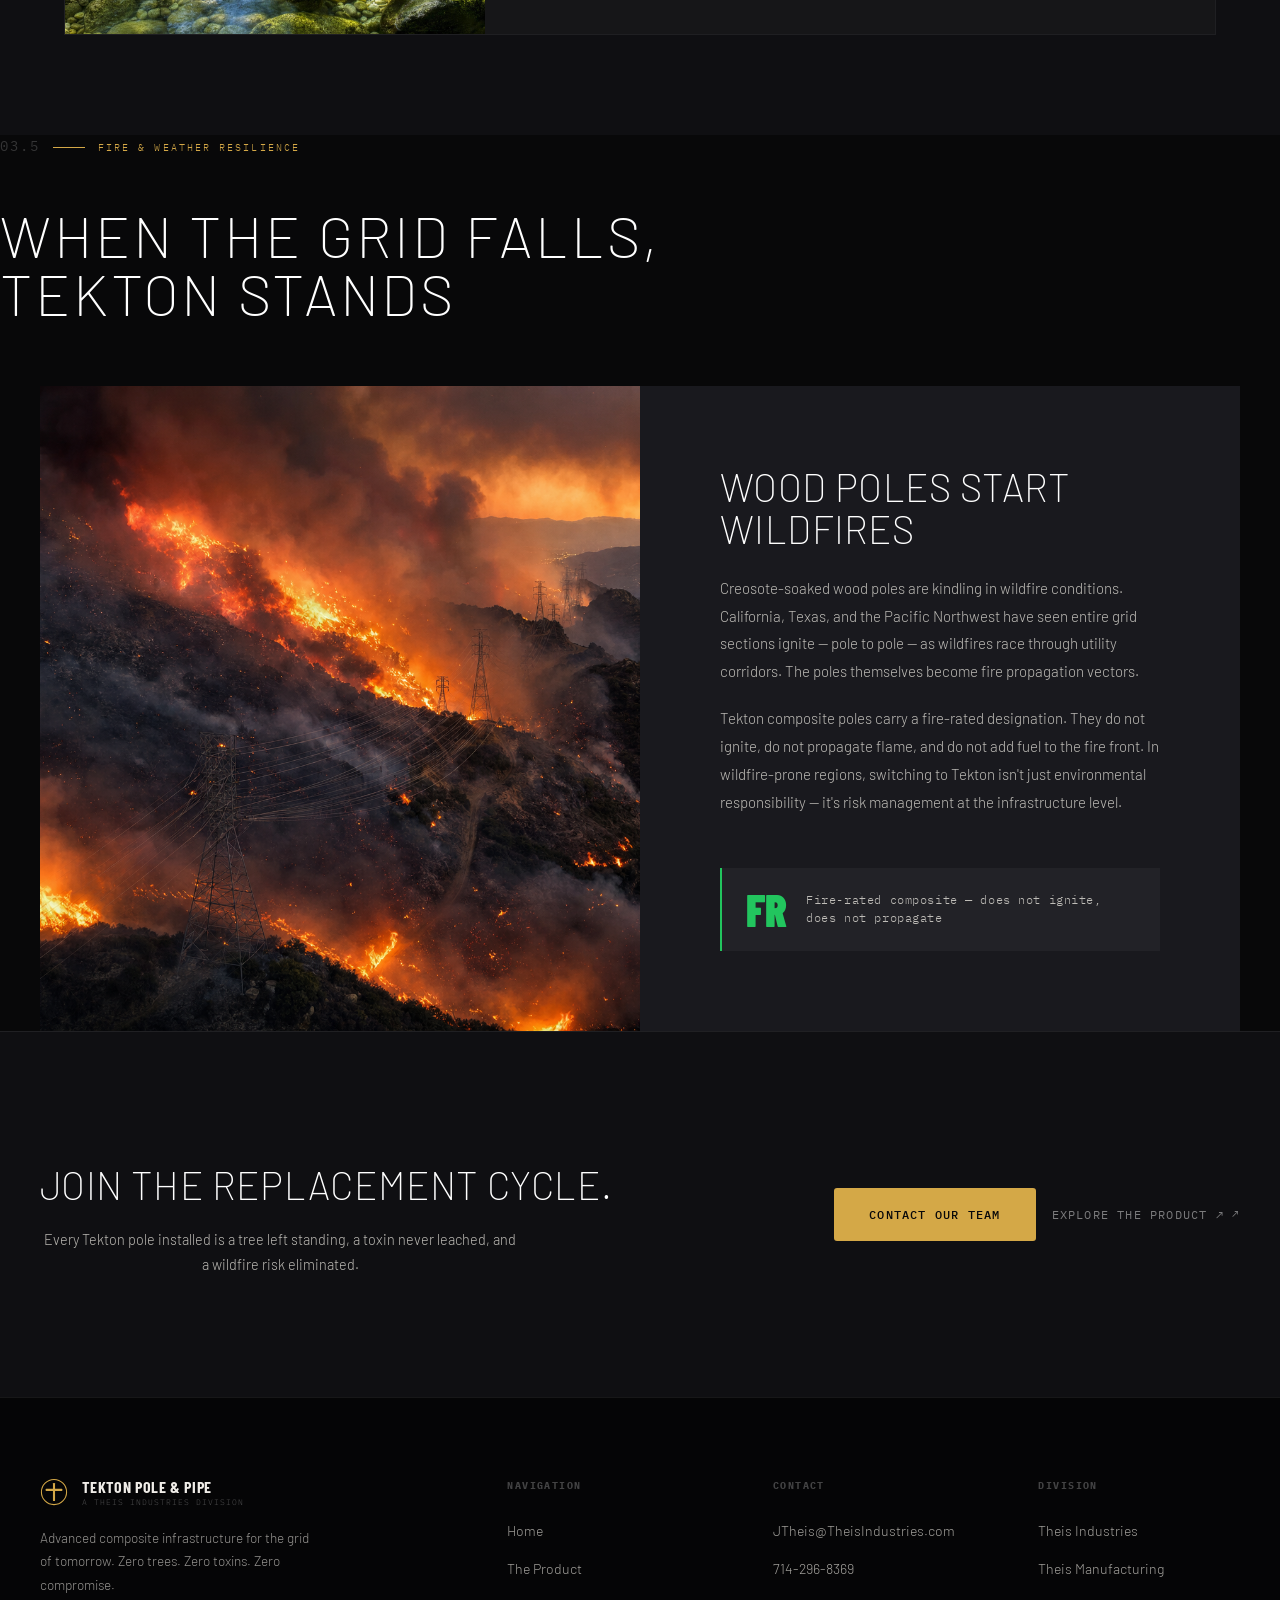
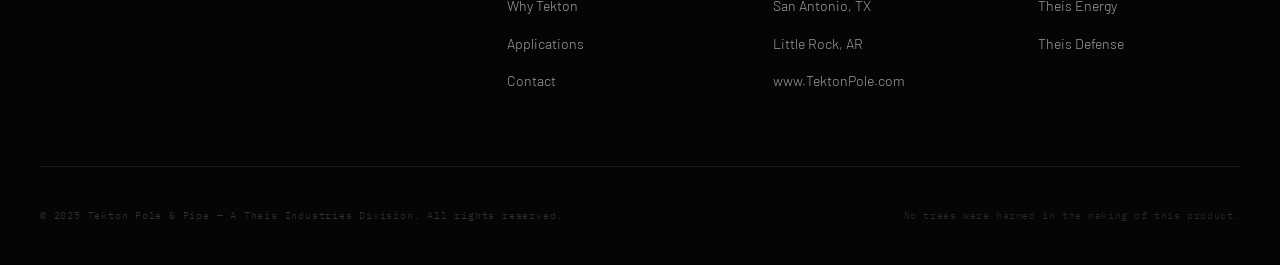
<file: why-tekton.html>
<!DOCTYPE html>
<html lang="en">
<head>
  <meta charset="UTF-8">
  <meta name="viewport" content="width=device-width, initial-scale=1.0">
  <title>Why Tekton — The Environmental Case | Tekton Pole & Pipe</title>
  <meta name="description" content="180 million wood poles. 45% past design life. Every replacement is a choice. Choose the one that heals the planet.">
  <link rel="preconnect" href="https://fonts.googleapis.com">
  <link rel="preconnect" href="https://fonts.gstatic.com" crossorigin>
  <link href="https://fonts.googleapis.com/css2?family=Barlow+Condensed:wght@300;400;500;600;700;800;900&family=Barlow:wght@300;400;500;600&family=IBM+Plex+Mono:wght@300;400;500&display=swap" rel="stylesheet">
  <link rel="stylesheet" href="styles.css">
</head>
<body class="page-why">

  <!-- NAV -->
  <nav id="navbar">
    <div class="nav-inner">
      <a href="index.html" class="nav-logo">
        <svg class="nav-logo-svg" viewBox="0 0 40 40" fill="none" xmlns="http://www.w3.org/2000/svg">
          <rect width="40" height="40" rx="4" fill="#d4a847" fill-opacity="0.12"/>
          <rect x="18" y="6" width="4" height="28" rx="2" fill="#d4a847"/>
          <rect x="8" y="14" width="24" height="3" rx="1.5" fill="#d4a847" fill-opacity="0.7"/>
          <rect x="10" y="22" width="20" height="3" rx="1.5" fill="#d4a847" fill-opacity="0.5"/>
        </svg>
        <div class="logo-text">
          <span class="logo-main">Tekton Pole & Pipe</span>
          <span class="logo-sub">A Theis Industries Division</span>
        </div>
      </a>
      <ul class="nav-links">
        <li><a href="index.html">Home</a></li>
        <li><a href="product.html">Product</a></li>
        <li><a href="why-tekton.html" class="active">Why Tekton</a></li>
        <li><a href="applications.html">Applications</a></li>
        <li><a href="contact.html" class="nav-cta">Contact Us ↗</a></li>
      </ul>
    </div>
  </nav>

  <!-- HERO -->
  <section class="page-hero">
    <div class="page-hero-bg"></div>
    <div class="page-hero-content">
      <div class="ch-label"><span class="ch-num">03</span><span class="ch-line"></span>Why Tekton</div>
      <h1>NO MORE TREES<br>CUT DOWN FOR<br>A TELEPHONE POLE</h1>
      <p>180 million wood poles in the United States. 45% past their design life. Every replacement is a choice — and for the first time in history, the right choice is also the superior one.</p>
    </div>
  </section>

  <!-- THE CRISIS — STAT MOMENT -->
  <section class="section-dark">
    <div class="section-inner">
      <div class="ch-label reveal"><span class="ch-num">03.1</span><span class="ch-line"></span>The Scale of the Problem</div>
      <h2 class="section-h2 reveal">180 MILLION<br>REASONS TO CHANGE</h2>
      <p class="section-body reveal">The United States has been building its electrical grid the same way for over a century: cut down a tree, chemically saturate it with toxins, and drive it into the ground. Multiply that by 180 million poles. Every one of them rotting. Leaching. Burning. Falling.</p>

      <div class="impact-grid reveal">
        <div class="impact-tile">
          <div class="impact-num">180M<span>+</span></div>
          <div class="impact-label">Wood Poles in the US Grid</div>
          <div class="impact-sub">The largest infrastructure asset class no one talks about</div>
        </div>
        <div class="impact-tile">
          <div class="impact-num">45<span>%</span></div>
          <div class="impact-label">Past Design Life</div>
          <div class="impact-sub">81 million poles operating beyond their rated lifespan</div>
        </div>
        <div class="impact-tile">
          <div class="impact-num">1<span> tree</span></div>
          <div class="impact-label">Per Wood Pole Installed</div>
          <div class="impact-sub">Then saturated with arsenic, creosote, or PCP</div>
        </div>
        <div class="impact-tile">
          <div class="impact-num">25<span> yrs</span></div>
          <div class="impact-label">Average Wood Pole Life</div>
          <div class="impact-sub">Tekton lasts 75+ — three replacement cycles avoided</div>
        </div>
      </div>
    </div>
  </section>

  <!-- FOREST BREAK — FULL BLEED IMAGE -->
  <div class="forest-break">
    <div class="forest-break-overlay">
      <div class="forest-break-text reveal">
        <div class="ch-label white"><span class="ch-num">—</span><span class="ch-line"></span>The Choice</div>
        <blockquote>"Every pole we install is one less tree felled, one less forest acre cleared, one less generation of creosote leaching into groundwater."</blockquote>
        <cite>— Theis Industries, Tekton Division</cite>
      </div>
    </div>
  </div>

  <!-- DEFORESTATION SPLIT -->
  <section class="section-paper">
    <div class="section-inner">
      <div class="ch-label reveal"><span class="ch-num">03.2</span><span class="ch-line"></span>Deforestation</div>
      <h2 class="section-h2 dark reveal">THE FOREST THEY NEVER<br>TELL YOU ABOUT</h2>
    </div>

    <div class="env-split reveal">
      <div class="env-split-img" style="background-image:url('images/deforestation.png')"></div>
      <div class="env-split-text">
        <h3>ONE POLE = ONE TREE</h3>
        <p>Every wood utility pole in America represents a tree felled from managed timber forests — or worse, old-growth stands. Nationwide, the replacement cycle for utility poles consumes millions of trees per decade. That cycle ends with Tekton.</p>
        <p>Our carbon fiber composite poles are manufactured from industrial feedstocks — zero timber input, zero forest impact. The tree stays in the ground. The forest remains intact. The watershed stays protected.</p>
        <div class="env-callout">
          <span class="env-callout-num">0</span>
          <span class="env-callout-text">Trees required per Tekton pole installed</span>
        </div>
      </div>
    </div>
  </section>

  <!-- CHEMICAL CONTAMINATION SPLIT -->
  <section class="section-dark">
    <div class="section-inner">
      <div class="ch-label reveal"><span class="ch-num">03.3</span><span class="ch-line"></span>Chemical Contamination</div>
      <h2 class="section-h2 reveal">TOXINS IN THE GROUND<br>FOR A CENTURY</h2>
    </div>

    <div class="env-split env-split-flip reveal">
      <div class="env-split-img" style="background-image:url('images/contamination.png')"></div>
      <div class="env-split-text">
        <h3>WHAT WOOD POLES LEAVE BEHIND</h3>
        <p>Treated wood poles leach creosote, pentachlorophenol (PCP), and chromated copper arsenate (CCA) into surrounding soil and groundwater — chemicals classified as probable human carcinogens. When a pole fails, the contamination doesn't end. It accelerates.</p>
        <p>Tekton poles contain zero chemical preservatives. There is nothing to leach, nothing to contain, nothing to remediate. When a Tekton pole is retired, it leaves clean ground behind.</p>
        <ul class="tox-list">
          <li>Creosote — EPA Priority Pollutant, probable human carcinogen</li>
          <li>Pentachlorophenol — Restricted use pesticide, soil persistent</li>
          <li>Chromated Copper Arsenate — Inorganic arsenic compound</li>
        </ul>
        <div class="env-callout green">
          <span class="env-callout-num">0</span>
          <span class="env-callout-text">Grams of chemical preservatives per Tekton pole</span>
        </div>
      </div>
    </div>
  </section>

  <!-- CO2 PANEL -->
  <section class="section-dark co2-panel">
    <div class="section-inner">
      <div class="ch-label reveal"><span class="ch-num">03.4</span><span class="ch-line"></span>Carbon Footprint</div>
      <h2 class="section-h2 reveal">THE CARBON MATH<br>IS DECISIVE</h2>
      <p class="section-body reveal">Manufacturing emissions per 1,000 poles installed — Tekton composite vs. legacy alternatives. The numbers are not close.</p>

      <div class="co2-bar-group reveal">
        <div class="co2-bar-row">
          <div class="co2-bar-label">
            <span class="co2-mat">Tekton Carbon Composite</span>
            <span class="co2-val green-text">330 kg CO₂</span>
          </div>
          <div class="co2-bar-track">
            <div class="co2-bar co2-bar-green" style="width:22.6%" data-target="22.6"></div>
          </div>
        </div>
        <div class="co2-bar-row">
          <div class="co2-bar-label">
            <span class="co2-mat">Steel Poles</span>
            <span class="co2-val">1,460 kg CO₂</span>
          </div>
          <div class="co2-bar-track">
            <div class="co2-bar co2-bar-red" style="width:100%" data-target="100"></div>
          </div>
        </div>
        <div class="co2-bar-row">
          <div class="co2-bar-label">
            <span class="co2-mat">Treated Wood</span>
            <span class="co2-val">Deforestation + chemical treatment lifecycle</span>
          </div>
          <div class="co2-bar-track">
            <div class="co2-bar co2-bar-amber" style="width:68%" data-target="68"></div>
          </div>
        </div>
        <div class="co2-bar-row">
          <div class="co2-bar-label">
            <span class="co2-mat">Concrete</span>
            <span class="co2-val">High — Portland cement production</span>
          </div>
          <div class="co2-bar-track">
            <div class="co2-bar co2-bar-amber" style="width:80%" data-target="80"></div>
          </div>
        </div>
      </div>

      <div class="co2-footnote reveal">
        <img src="images/clean-water.png" alt="Clean water, clean land" class="co2-footnote-img">
        <div class="co2-footnote-text">
          <h3>CLEAN WATER. CLEAN LAND. CLEAN GRID.</h3>
          <p>When infrastructure doesn't poison the earth, the water stays clean, the soil stays uncontaminated, and the communities around the grid stay healthy. That's not an environmental marketing claim. That's physics and chemistry. Tekton poles produce zero chemical runoff because there are no chemicals in them.</p>
        </div>
      </div>
    </div>
  </section>

  <!-- WILDFIRE RESILIENCE -->
  <section class="section-paper">
    <div class="section-inner">
      <div class="ch-label reveal"><span class="ch-num">03.5</span><span class="ch-line"></span>Fire & Weather Resilience</div>
      <h2 class="section-h2 dark reveal">WHEN THE GRID FALLS,<br>TEKTON STANDS</h2>
    </div>
    <div class="env-split reveal">
      <div class="env-split-img" style="background-image:url('images/wildfire.png')"></div>
      <div class="env-split-text dark-text">
        <h3>WOOD POLES START WILDFIRES</h3>
        <p>Creosote-soaked wood poles are kindling in wildfire conditions. California, Texas, and the Pacific Northwest have seen entire grid sections ignite — pole to pole — as wildfires race through utility corridors. The poles themselves become fire propagation vectors.</p>
        <p>Tekton composite poles carry a fire-rated designation. They do not ignite, do not propagate flame, and do not add fuel to the fire front. In wildfire-prone regions, switching to Tekton isn't just environmental responsibility — it's risk management at the infrastructure level.</p>
        <div class="env-callout green">
          <span class="env-callout-num">FR</span>
          <span class="env-callout-text">Fire-rated composite — does not ignite, does not propagate</span>
        </div>
      </div>
    </div>
  </section>

  <!-- CTA STRIP -->
  <div class="cta-strip">
    <div class="cta-strip-inner">
      <div class="cta-strip-text">
        <span class="cta-label">Join the replacement cycle.</span>
        <span class="cta-body">Every Tekton pole installed is a tree left standing, a toxin never leached, and a wildfire risk eliminated.</span>
      </div>
      <div class="cta-strip-actions">
        <a href="contact.html" class="btn-primary">Contact Our Team</a>
        <a href="product.html" class="btn-ghost">Explore the Product ↗</a>
      </div>
    </div>
  </div>

  <!-- FOOTER -->
  <footer class="footer">
    <div class="section-wrap">
      <div class="footer-inner">
        <div class="footer-brand">
          <a href="index.html" class="nav-logo" style="margin-bottom:0;">
            <svg width="28" height="28" viewBox="0 0 40 40" fill="none"><circle cx="20" cy="20" r="18" stroke="#d4a847" stroke-width="1.5"/><rect x="18.5" y="7" width="3" height="26" fill="#d4a847" rx="1"/><rect x="8" y="15.5" width="24" height="3" fill="#d4a847" rx="1"/></svg>
            <div class="logo-text"><span class="logo-main">Tekton Pole &amp; Pipe</span><span class="logo-sub">A Theis Industries Division</span></div>
          </a>
          <p>Advanced composite infrastructure for the grid of tomorrow. Zero trees. Zero toxins. Zero compromise.</p>
        </div>
        <div class="footer-col">
          <h4>Navigation</h4>
          <a href="index.html">Home</a>
          <a href="product.html">The Product</a>
          <a href="why-tekton.html">Why Tekton</a>
          <a href="applications.html">Applications</a>
          <a href="contact.html">Contact</a>
        </div>
        <div class="footer-col">
          <h4>Contact</h4>
          <a href="mailto:JTheis@TheisIndustries.com">JTheis@TheisIndustries.com</a>
          <a href="tel:7142968369">714-296-8369</a>
          <a href="contact.html">San Antonio, TX</a>
          <a href="contact.html">Little Rock, AR</a>
          <a href="http://www.TektonPole.com" target="_blank">www.TektonPole.com</a>
        </div>
        <div class="footer-col">
          <h4>Division</h4>
          <a href="https://theis.solutions" target="_blank">Theis Industries</a>
          <a href="https://theis.solutions" target="_blank">Theis Manufacturing</a>
          <a href="https://theis.solutions" target="_blank">Theis Energy</a>
          <a href="https://theis.solutions" target="_blank">Theis Defense</a>
        </div>
      </div>
      <div class="footer-bottom">
        <span class="footer-copy">&copy; 2025 Tekton Pole &amp; Pipe &mdash; A Theis Industries Division. All rights reserved.</span>
        <span class="footer-legal">No trees were harmed in the making of this product.</span>
      </div>
    </div>
  </footer>

  <div class="cursor-glow" id="cursor-glow"></div>
  <script src="app.js"></script>
</body>
</html>
</file>
<file: styles.css>
/* =====================================================
   TEKTON POLE & PIPE — PREMIUM REBUILD
   Inspired by: Northvolt, TerraPower, CFS, Climeworks
   ===================================================== */

@import url('https://fonts.googleapis.com/css2?family=Barlow+Condensed:wght@300;400;500;600;700&family=Barlow:ital,wght@0,100;0,200;0,300;0,400;0,500;0,600;1,200&family=IBM+Plex+Mono:wght@300;400;500&display=swap');

/* ===== RESET ===== */
*, *::before, *::after { margin: 0; padding: 0; box-sizing: border-box; }
html { scroll-behavior: smooth; }
body {
  background: #080809;
  color: #e2dfd8;
  font-family: 'Barlow', sans-serif;
  font-size: 17px;
  font-weight: 300;
  line-height: 1.75;
  overflow-x: hidden;
}

/* ===== CSS VARIABLES ===== */
:root {
  --gold: #d4a847;
  --gold-bright: #e8c14a;
  --green: #22c55e;
  --red: #ef4444;
  --ink: #080809;
  --ink-2: #0f0f12;
  --ink-3: #161618;
  --paper: #f2ede4;
  --paper-2: #ede8df;
  --text: #e2dfd8;
  --text-dim: rgba(226,223,216,0.82);
  --text-dimmer: rgba(226,223,216,0.62);
  --border: rgba(255,255,255,0.07);
  --border-gold: rgba(212,168,71,0.2);
  --max: 1280px;
  --pad: 2.5rem;
}

/* ===== NAV ===== */
#navbar {
  position: fixed; top: 0; left: 0; right: 0; z-index: 1000;
  height: 68px;
  display: flex; align-items: center;
  transition: background 0.4s, border-color 0.4s;
}
#navbar.scrolled {
  background: rgba(8,8,9,0.94);
  backdrop-filter: blur(24px);
  -webkit-backdrop-filter: blur(24px);
  border-bottom: 1px solid var(--border);
}
.nav-inner {
  max-width: var(--max); margin: 0 auto; width: 100%;
  display: flex; align-items: center; justify-content: space-between;
  padding: 0 var(--pad);
}
.nav-logo { display: flex; align-items: center; gap: 0.9rem; text-decoration: none; }
.nav-logo-svg { width: 32px; height: 32px; }
.logo-text { display: flex; flex-direction: column; line-height: 1.15; }
.logo-main {
  font-family: 'Barlow Condensed', sans-serif; font-weight: 700;
  font-size: 1rem; color: #f0ede8; letter-spacing: 0.04em; text-transform: uppercase;
}
.logo-sub {
  font-family: 'IBM Plex Mono', monospace; font-size: 0.52rem;
  color: rgba(255,255,255,0.28); letter-spacing: 0.12em; text-transform: uppercase;
}
.nav-links { display: flex; gap: 0; list-style: none; align-items: center; }
.nav-links a {
  font-family: 'IBM Plex Mono', monospace; font-size: 0.72rem; font-weight: 400;
  color: rgba(255,255,255,0.42); text-decoration: none; letter-spacing: 0.06em;
  text-transform: uppercase; transition: color 0.2s; padding: 0.5rem 1rem;
}
.nav-links a:hover, .nav-links a.active { color: var(--gold); }
.nav-cta {
  font-family: 'IBM Plex Mono', monospace !important;
  font-size: 0.72rem !important; font-weight: 500 !important;
  letter-spacing: 0.08em !important; text-transform: uppercase !important;
  background: var(--gold) !important; color: var(--ink) !important;
  padding: 0.55rem 1.4rem !important; border-radius: 3px !important;
  transition: background 0.2s, transform 0.15s !important;
  margin-left: 0.5rem;
}
.nav-cta:hover { background: #e8c14a !important; transform: translateY(-1px); }
.hamburger {
  display: none; flex-direction: column; gap: 4px;
  background: none; border: none; cursor: pointer; padding: 6px;
}
.hamburger span {
  display: block; width: 20px; height: 1px;
  background: var(--gold); transition: 0.3s;
}
.mobile-menu {
  display: none; position: fixed; top: 68px; left: 0; right: 0;
  background: rgba(8,8,9,0.99); border-bottom: 1px solid var(--border-gold);
  padding: 2rem var(--pad) 2.5rem; z-index: 999;
}
.mobile-menu.open { display: block; }
.mobile-menu a {
  display: block; font-family: 'IBM Plex Mono', monospace;
  font-size: 0.9rem; letter-spacing: 0.08em; text-transform: uppercase;
  color: rgba(255,255,255,0.5); text-decoration: none;
  padding: 0.9rem 0; border-bottom: 1px solid var(--border);
  transition: color 0.2s;
}
.mobile-menu a:hover { color: var(--gold); }
.mobile-menu a:last-child { border-bottom: none; }

/* ===== HOMEPAGE HERO ===== */
.hero {
  min-height: 100vh;
  display: flex; align-items: flex-end;
  position: relative; overflow: hidden;
  padding: 0 0 100px;
}
.hero-bg {
  position: absolute; inset: 0;
  background-image: url('images/hero-grid.png');
  background-size: cover; background-position: center 40%;
}
.hero-bg::after {
  content: ''; position: absolute; inset: 0;
  background:
    linear-gradient(to right, rgba(8,8,9,0.92) 0%, rgba(8,8,9,0.55) 55%, rgba(8,8,9,0.15) 100%),
    linear-gradient(to top, rgba(8,8,9,1) 0%, rgba(8,8,9,0.4) 35%, transparent 65%);
}
.hero-inner {
  max-width: var(--max); margin: 0 auto; width: 100%;
  padding: 0 var(--pad);
  position: relative; z-index: 2;
  display: grid; grid-template-columns: 1fr 1fr; gap: 6rem; align-items: flex-end;
}
.hero-left { max-width: 680px; }
.hero-chapter {
  font-family: 'IBM Plex Mono', monospace; font-size: 0.68rem;
  color: var(--gold); letter-spacing: 0.2em; text-transform: uppercase;
  margin-bottom: 2.5rem; display: flex; align-items: center; gap: 1rem;
}
.hero-chapter::before {
  content: ''; display: block; width: 40px; height: 1px; background: var(--gold);
}
.hero h1 {
  font-family: 'Barlow', sans-serif;
  font-size: clamp(4rem, 7.5vw, 8.5rem);
  font-weight: 200; line-height: 0.97;
  color: #ffffff; letter-spacing: 0.06em;
  text-transform: uppercase;
  margin-bottom: 2rem;
}
.hero h1 em {
  color: var(--gold); font-style: normal;
  display: block;
}
.hero-sub {
  font-family: 'Barlow', sans-serif; font-size: 1.1rem; font-weight: 300;
  color: rgba(255,255,255,0.82); max-width: 480px; line-height: 1.8;
  margin-bottom: 3rem;
}
.hero-actions { display: flex; align-items: center; gap: 1.5rem; }
.btn-primary {
  font-family: 'IBM Plex Mono', monospace; font-size: 0.75rem;
  font-weight: 500; letter-spacing: 0.1em; text-transform: uppercase;
  background: var(--gold); color: var(--ink);
  padding: 1rem 2.2rem; border-radius: 3px;
  text-decoration: none; transition: background 0.2s, transform 0.15s;
  display: inline-flex; align-items: center; gap: 0.5rem;
}
.btn-primary:hover { background: #e8c14a; transform: translateY(-2px); }
.btn-ghost {
  font-family: 'IBM Plex Mono', monospace; font-size: 0.75rem;
  font-weight: 400; letter-spacing: 0.1em; text-transform: uppercase;
  color: rgba(255,255,255,0.45); text-decoration: none;
  display: inline-flex; align-items: center; gap: 0.5rem;
  transition: color 0.2s;
}
.btn-ghost:hover { color: #fff; }
.btn-ghost::after { content: '↗'; font-size: 0.9em; }

/* Hero right — stat column */
.hero-stats-col {
  display: flex; flex-direction: column; gap: 0; align-self: flex-end;
  padding-bottom: 0.5rem;
}
.hero-stat-item {
  padding: 2rem 0; border-top: 1px solid rgba(255,255,255,0.1);
}
.hero-stat-item:last-child { border-bottom: 1px solid rgba(255,255,255,0.1); }
.hsi-num {
  font-family: 'Barlow Condensed', sans-serif; font-weight: 700;
  font-size: clamp(3rem, 5vw, 5.5rem); line-height: 1;
  color: #fff; letter-spacing: -0.02em;
}
.hsi-num.gold { color: var(--gold); }
.hsi-num.green { color: var(--green); }
.hsi-label {
  font-family: 'IBM Plex Mono', monospace; font-size: 0.65rem;
  color: rgba(255,255,255,0.35); letter-spacing: 0.12em;
  text-transform: uppercase; margin-top: 0.3rem;
}

/* ===== SECTION WRAP ===== */
.section-wrap {
  max-width: var(--max); margin: 0 auto; padding: 0 var(--pad);
}

/* ===== CHAPTER LABEL SYSTEM ===== */
.ch-label {
  font-family: 'IBM Plex Mono', monospace; font-size: 0.65rem;
  color: var(--gold); letter-spacing: 0.2em; text-transform: uppercase;
  display: flex; align-items: center; gap: 0.8rem; margin-bottom: 3rem;
}
.ch-num {
  color: rgba(255,255,255,0.18); font-size: 0.85rem; font-weight: 400;
}
.ch-line { width: 32px; height: 1px; background: var(--gold); }

/* Section headings */
.section-h2 {
  font-family: 'Barlow', sans-serif;
  font-size: clamp(2.5rem, 4.5vw, 5rem);
  font-weight: 200; line-height: 1.0;
  color: #fff; text-transform: uppercase; letter-spacing: 0.05em;
  margin-bottom: 1.5rem;
}
.section-h2 em { color: var(--gold); font-style: normal; }
.section-h2.green em { color: var(--green); }
.section-body {
  font-family: 'Barlow', sans-serif; font-size: 1.05rem; font-weight: 300;
  color: rgba(226,223,216,0.85); line-height: 1.85; max-width: 560px;
}

/* ===== CRISIS BAND (dark) ===== */
.crisis-band {
  background: var(--ink-2);
  padding: 120px 0;
  border-top: 1px solid var(--border);
  border-bottom: 1px solid var(--border);
}
.crisis-band-inner {
  display: grid; grid-template-columns: 1fr 1fr; gap: 8rem; align-items: center;
}
.crisis-stats-grid {
  display: grid; grid-template-columns: 1fr 1fr; gap: 0;
}
.cstat {
  padding: 2.5rem 2rem 2.5rem 0; border-bottom: 1px solid var(--border);
}
.cstat:nth-child(odd) { border-right: 1px solid var(--border); padding-right: 2.5rem; }
.cstat:nth-child(even) { padding-left: 2.5rem; }
.cstat:nth-child(3), .cstat:nth-child(4) { border-bottom: none; }
.cstat-num {
  font-family: 'Barlow Condensed', sans-serif; font-weight: 700;
  font-size: clamp(2.8rem, 4vw, 4.5rem); line-height: 1; color: #fff;
  letter-spacing: -0.02em;
}
.cstat-num.gold { color: var(--gold); }
.cstat-num.red { color: var(--red); }
.cstat-label {
  font-family: 'IBM Plex Mono', monospace; font-size: 0.62rem;
  color: var(--text-dimmer); letter-spacing: 0.1em; text-transform: uppercase;
  margin-top: 0.4rem; line-height: 1.5;
}

/* ===== TICKER ===== */
.ticker-band {
  background: rgba(212,168,71,0.06);
  border-top: 1px solid rgba(212,168,71,0.12);
  border-bottom: 1px solid rgba(212,168,71,0.12);
  overflow: hidden; padding: 0; height: 44px;
  display: flex; align-items: center;
}
.ticker-track {
  display: flex; gap: 0; white-space: nowrap;
  animation: tickerRun 55s linear infinite;
  will-change: transform;
}
.ticker-item {
  display: inline-flex; align-items: center; gap: 1.2rem;
  padding: 0 2.5rem;
  font-family: 'IBM Plex Mono', monospace; font-size: 0.68rem;
  letter-spacing: 0.05em; color: rgba(255,255,255,0.35);
}
.ticker-dot {
  width: 5px; height: 5px; border-radius: 50%; flex-shrink: 0;
}
.ticker-dot.red { background: var(--red); }
.ticker-dot.gold { background: var(--gold); }
@keyframes tickerRun { from { transform: translateX(0); } to { transform: translateX(-50%); } }

/* ===== PAPER SECTION (light) ===== */
.paper-section {
  background: #111115;
  color: #e2dfd8;
  padding: 140px 0;
}
.paper-section .section-h2 { color: #ffffff; font-weight: 200; letter-spacing: 0.06em; }
.paper-section .section-h2 em { color: var(--gold); }
.paper-section .section-body { color: rgba(226,223,216,0.85); font-size: 1.1rem; }
.paper-section .ch-label { color: var(--gold); }
.paper-section .ch-num { color: var(--gold); }
.paper-section .ch-line { background: var(--gold); }

/* Feature list in paper section */
.feature-list {
  display: grid; grid-template-columns: repeat(3, 1fr); gap: 3px;
  margin-top: 5rem;
}
.feature-item {
  background: #19191e; padding: 2.8rem 2.2rem;
  border: 1px solid rgba(255,255,255,0.05);
  transition: background 0.3s;
}
.feature-item:hover { background: #1f1f26; }
.fi-num {
  font-family: 'Barlow Condensed', sans-serif; font-weight: 700;
  font-size: 3.5rem; color: rgba(212,168,71,0.2); line-height: 1;
  margin-bottom: 1.2rem; letter-spacing: -0.02em;
}
.fi-title {
  font-family: 'Barlow', sans-serif; font-weight: 500;
  font-size: 1rem; text-transform: uppercase; letter-spacing: 0.06em;
  color: #ffffff; margin-bottom: 0.8rem;
}
.fi-body {
  font-family: 'Barlow', sans-serif; font-size: 0.88rem; font-weight: 300;
  color: rgba(226,223,216,0.78); line-height: 1.75;
}

/* ===== NO MORE TREES — full bleed ===== */
.notrees-section {
  position: relative; height: 600px; overflow: hidden;
  display: flex; align-items: center; justify-content: center;
}
.notrees-bg {
  position: absolute; inset: 0;
  background-image: url('images/hero-forest.png');
  background-size: cover; background-position: center 40%;
}
.notrees-bg::after {
  content: ''; position: absolute; inset: 0;
  background:
    linear-gradient(to right,
      rgba(8,8,9,0.96) 0%,
      rgba(8,8,9,0.85) 40%,
      rgba(8,8,9,0.72) 100%),
    linear-gradient(180deg,
      rgba(8,8,9,0.92) 0%,
      rgba(8,8,9,0.80) 25%,
      rgba(8,8,9,0.80) 75%,
      rgba(8,8,9,0.95) 100%);
}
.notrees-content {
  position: relative; z-index: 2; text-align: center;
  max-width: 900px; padding: 0 var(--pad);
}
.notrees-content h2 {
  font-family: 'Barlow', sans-serif;
  font-size: clamp(2.8rem, 5.5vw, 6.5rem);
  font-weight: 200; text-transform: uppercase; line-height: 1.05;
  color: #fff; letter-spacing: 0.06em; margin-bottom: 1.5rem;
  text-shadow: 0 2px 40px rgba(0,0,0,0.95), 0 0 80px rgba(0,0,0,0.8);
}
.notrees-content h2 em { color: var(--green); font-style: normal; display: block; }
.notrees-content p {
  font-family: 'Barlow', sans-serif; font-size: 1.1rem; font-weight: 300;
  color: rgba(255,255,255,0.92); max-width: 560px; margin: 0 auto 2.5rem; line-height: 1.85;
  text-shadow: 0 1px 12px rgba(0,0,0,0.9);
}
.notrees-nums {
  display: flex; justify-content: center; gap: 6rem; margin-top: 3rem;
}
.nn-item { text-align: center; }
.nn-num {
  font-family: 'Barlow Condensed', sans-serif; font-weight: 700;
  font-size: clamp(2.5rem, 4vw, 4rem); color: var(--green); line-height: 1;
  letter-spacing: -0.02em;
}
.nn-label {
  font-family: 'IBM Plex Mono', monospace; font-size: 0.6rem;
  color: rgba(255,255,255,0.3); letter-spacing: 0.12em; text-transform: uppercase;
  margin-top: 0.4rem; line-height: 1.5;
}

/* ===== APPLICATIONS TEASER ===== */
.apps-section { padding: 140px 0; background: var(--ink); }
.apps-grid {
  display: grid; grid-template-columns: repeat(2, 1fr); gap: 3px;
  margin-top: 5rem;
}
.app-tile {
  position: relative; height: 420px; overflow: hidden;
  cursor: pointer;
}
.app-tile-bg {
  position: absolute; inset: 0;
  background-size: cover; background-position: center;
  transition: transform 0.7s cubic-bezier(0.4,0,0.2,1);
}
.app-tile:hover .app-tile-bg { transform: scale(1.04); }
.app-tile-overlay {
  position: absolute; inset: 0;
  background: linear-gradient(180deg, rgba(8,8,9,0.1) 0%, rgba(8,8,9,0.85) 75%, rgba(8,8,9,0.95) 100%);
  transition: background 0.4s;
}
.app-tile:hover .app-tile-overlay {
  background: linear-gradient(180deg, rgba(8,8,9,0.15) 0%, rgba(8,8,9,0.75) 65%, rgba(8,8,9,0.9) 100%);
}
.app-tile-content {
  position: absolute; bottom: 0; left: 0; right: 0;
  padding: 2.5rem;
}
.app-tile-tag {
  font-family: 'IBM Plex Mono', monospace; font-size: 0.6rem;
  letter-spacing: 0.15em; text-transform: uppercase;
  color: var(--gold); margin-bottom: 0.6rem;
}
.app-tile-tag.green { color: var(--green); }
.app-tile-title {
  font-family: 'Barlow Condensed', sans-serif; font-weight: 700;
  font-size: clamp(1.6rem, 2.5vw, 2.2rem); text-transform: uppercase;
  color: #fff; line-height: 1.05; letter-spacing: 0.01em;
  margin-bottom: 0.8rem;
}
.app-tile-body {
  font-family: 'Barlow', sans-serif; font-size: 0.88rem; font-weight: 300;
  color: rgba(255,255,255,0.5); line-height: 1.7;
  max-height: 0; overflow: hidden;
  transition: max-height 0.5s ease, opacity 0.4s ease;
  opacity: 0;
}
.app-tile:hover .app-tile-body { max-height: 100px; opacity: 1; }
.app-tile-arrow {
  font-family: 'IBM Plex Mono', monospace; font-size: 0.7rem;
  color: var(--gold); letter-spacing: 0.1em; text-transform: uppercase;
  margin-top: 1rem; opacity: 0; transform: translateY(8px);
  transition: opacity 0.3s, transform 0.3s;
}
.app-tile:hover .app-tile-arrow { opacity: 1; transform: translateY(0); }

/* ===== MISSION STRIP ===== */
.mission-strip {
  background: var(--ink-3);
  border-top: 1px solid var(--border);
  border-bottom: 1px solid var(--border);
  padding: 120px 0;
}
.mission-strip-inner {
  display: grid; grid-template-columns: 1fr 1fr; gap: 8rem; align-items: center;
}
.mission-strip p {
  font-family: 'Barlow', sans-serif; font-size: 1.05rem; font-weight: 300;
  color: rgba(226,223,216,0.85); line-height: 1.85; margin-bottom: 1.2rem;
}
.mission-strip .actions { display: flex; gap: 1.5rem; margin-top: 2rem; align-items: center; }

/* ===== PAGE HERO (inner pages) ===== */
.page-hero {
  min-height: 70vh;
  display: flex; align-items: flex-end;
  position: relative; overflow: hidden;
  padding: 0 0 90px;
}
.page-hero-bg {
  position: absolute; inset: 0;
  background-size: cover; background-position: center 35%;
}
.page-hero-bg::after {
  content: ''; position: absolute; inset: 0;
  background:
    linear-gradient(to right, rgba(8,8,9,0.85) 0%, rgba(8,8,9,0.4) 60%, rgba(8,8,9,0.2) 100%),
    linear-gradient(to top, rgba(8,8,9,1) 0%, rgba(8,8,9,0.5) 30%, transparent 60%);
}
body.page-product .page-hero-bg { background-image: url('images/hero-product.png'); background-position: center 65%; }
body.page-why .page-hero-bg { background-image: url('images/hero-forest.png'); background-position: center 50%; }
body.page-applications .page-hero-bg { background-image: url('images/wildfire.png'); background-position: center 40%; }
body.page-contact .page-hero-bg { background-image: url('images/hero-contact.png'); background-position: center 50%; }
.page-hero-content {
  position: relative; z-index: 2;
  max-width: var(--max); margin: 0 auto; width: 100%; padding: 0 var(--pad);
}
.page-hero-content .ch-label { margin-bottom: 2rem; }
.page-hero h1 {
  font-family: 'Barlow', sans-serif;
  font-size: clamp(3rem, 6vw, 7rem);
  font-weight: 200; line-height: 0.97;
  color: #fff; text-transform: uppercase; letter-spacing: 0.06em;
  margin-bottom: 1.5rem; max-width: 800px;
}
.page-hero h1 em { color: var(--gold); font-style: normal; }
.page-hero p {
  font-family: 'Barlow', sans-serif; font-size: 1.05rem; font-weight: 300;
  color: rgba(255,255,255,0.82); max-width: 560px; line-height: 1.85;
}

/* ===== PRODUCT PAGE ===== */
.product-body { padding: 120px 0; background: var(--ink); }
.material-panel {
  display: grid; grid-template-columns: 1fr 1fr; gap: 0;
  margin-bottom: 120px;
  border: 1px solid var(--border);
}
.material-panel-img {
  position: relative; min-height: 480px; overflow: hidden;
}
.material-panel-img img {
  width: 100%; height: 100%; object-fit: cover; display: block;
}
.material-panel-text {
  padding: 4rem; background: var(--ink-2);
  display: flex; flex-direction: column; justify-content: center;
}
.material-panel-text h2 {
  font-family: 'Barlow Condensed', sans-serif; font-weight: 700;
  font-size: clamp(2rem, 3vw, 3.2rem); text-transform: uppercase;
  color: #fff; line-height: 1; letter-spacing: -0.01em; margin-bottom: 1.2rem;
}
.material-panel-text h2 em { color: var(--gold); font-style: normal; }
.material-panel-text p {
  font-family: 'Barlow', sans-serif; font-size: 0.95rem; font-weight: 300;
  color: var(--text-dim); line-height: 1.85; margin-bottom: 1rem;
}
.mstats-row {
  display: grid; grid-template-columns: repeat(2, 1fr); gap: 0;
  margin-top: 2.5rem; border-top: 1px solid var(--border);
}
.mstat-item {
  padding: 1.5rem 0; border-right: 1px solid var(--border);
}
.mstat-item:last-child, .mstat-item:nth-child(even) { border-right: none; padding-left: 1.5rem; }
.mstat-item:nth-child(odd) { padding-right: 1.5rem; }
.mstat-num {
  font-family: 'Barlow Condensed', sans-serif; font-weight: 700;
  font-size: 2.2rem; color: var(--gold); line-height: 1; letter-spacing: -0.02em;
}
.mstat-label {
  font-family: 'IBM Plex Mono', monospace; font-size: 0.6rem;
  color: var(--text-dimmer); letter-spacing: 0.1em; text-transform: uppercase;
  margin-top: 0.25rem;
}

/* Spec grid */
.spec-intro {
  display: grid; grid-template-columns: 1fr 1fr; gap: 8rem;
  align-items: center; margin-bottom: 5rem;
}
.spec-grid {
  display: grid; grid-template-columns: repeat(2, 1fr); gap: 3px;
  margin-bottom: 100px;
}
.spec-tile {
  background: var(--ink-2); padding: 3rem;
  transition: background 0.3s;
}
.spec-tile:hover { background: var(--ink-3); }
.spec-tile-icon {
  font-family: 'IBM Plex Mono', monospace; font-size: 0.62rem;
  color: var(--gold); letter-spacing: 0.15em; text-transform: uppercase;
  margin-bottom: 1.5rem; display: flex; align-items: center; gap: 0.6rem;
}
.spec-tile-icon::before {
  content: ''; display: block; width: 20px; height: 1px; background: var(--gold);
}
.spec-tile h3 {
  font-family: 'Barlow Condensed', sans-serif; font-weight: 700;
  font-size: 1.6rem; text-transform: uppercase; color: #fff; margin-bottom: 1.2rem;
  letter-spacing: 0.01em;
}
.spec-tile p {
  font-family: 'Barlow', sans-serif; font-size: 0.88rem; font-weight: 300;
  color: var(--text-dim); line-height: 1.8; margin-bottom: 1rem;
}
.spec-tile ul {
  list-style: none; display: flex; flex-direction: column; gap: 0.5rem;
}
.spec-tile li {
  font-family: 'Barlow', sans-serif; font-size: 0.85rem; font-weight: 300;
  color: var(--text-dim); display: flex; gap: 0.8rem; align-items: flex-start;
}
.spec-tile li::before { content: '—'; color: var(--gold); flex-shrink: 0; font-size: 0.75rem; margin-top: 0.25rem; }

/* Comparison table */
.comp-section { padding-bottom: 120px; }
.comp-table { width: 100%; border-collapse: collapse; }
.comp-table th {
  font-family: 'IBM Plex Mono', monospace; font-size: 0.65rem;
  letter-spacing: 0.12em; text-transform: uppercase;
  color: rgba(226,223,216,0.72); padding: 1.2rem 1.5rem;
  border-bottom: 1px solid var(--border); text-align: left; font-weight: 400;
}
.comp-table th.tekton-col {
  color: var(--gold);
  background: rgba(212,168,71,0.05);
  border-bottom-color: var(--gold);
}
.comp-table td {
  font-family: 'Barlow', sans-serif; font-size: 0.88rem; font-weight: 300;
  color: var(--text-dim); padding: 1.2rem 1.5rem;
  border-bottom: 1px solid var(--border);
}
.comp-table td.row-label {
  font-family: 'IBM Plex Mono', monospace; font-size: 0.72rem;
  letter-spacing: 0.06em; color: rgba(255,255,255,0.4);
}
.comp-table td.tekton-col {
  background: rgba(212,168,71,0.04); color: #fff; font-weight: 400;
}
.comp-table td .good { color: var(--green); font-weight: 500; }
.comp-table td .bad { color: rgba(239,68,68,0.6); }
.comp-table tr:last-child td { border-bottom: none; }

/* ===== WHY TEKTON PAGE ===== */
.env-hero-stat {
  background: var(--ink-2);
  padding: 100px 0;
  border-bottom: 1px solid var(--border);
}
.env-hero-stat-inner {
  display: grid; grid-template-columns: repeat(4, 1fr);
  gap: 0;
}
.eh-stat {
  padding: 0 3rem; border-right: 1px solid var(--border);
}
.eh-stat:first-child { padding-left: 0; }
.eh-stat:last-child { border-right: none; }
.eh-num {
  font-family: 'Barlow Condensed', sans-serif; font-weight: 700;
  font-size: clamp(3rem, 4.5vw, 5rem); color: var(--green); line-height: 1;
  letter-spacing: -0.02em; margin-bottom: 0.3rem;
}
.eh-num.gold { color: var(--gold); }
.eh-label {
  font-family: 'IBM Plex Mono', monospace; font-size: 0.62rem;
  color: var(--text-dimmer); letter-spacing: 0.1em; text-transform: uppercase; line-height: 1.5;
}

/* Full-bleed forest break */
.forest-break {
  position: relative; height: 500px; overflow: hidden;
}
.forest-break-bg {
  position: absolute; inset: 0;
  background-image: url('images/hero-forest.png');
  background-size: cover; background-position: center 35%;
  transform: scale(1.05);
  transition: transform 8s ease;
}
.forest-break:hover .forest-break-bg { transform: scale(1.0); }
.forest-break::before {
  content: ''; position: absolute; inset: 0; z-index: 1;
  background: linear-gradient(180deg,
    rgba(8,8,9,0.9) 0%, rgba(8,8,9,0.3) 25%,
    rgba(8,8,9,0.3) 75%, rgba(8,8,9,0.9) 100%);
}
.forest-break-text {
  position: absolute; inset: 0; z-index: 2;
  display: flex; align-items: center; justify-content: center;
  flex-direction: column; text-align: center; padding: 0 var(--pad);
}
.forest-break-text h2 {
  font-family: 'Barlow Condensed', sans-serif; font-weight: 800;
  font-size: clamp(2.5rem, 5.5vw, 6rem); text-transform: uppercase;
  color: #fff; line-height: 0.95; letter-spacing: -0.01em;
}
.forest-break-text h2 em { color: var(--green); font-style: normal; }
.forest-break-text p {
  font-family: 'Barlow', sans-serif; font-size: 1rem; font-weight: 300;
  color: rgba(255,255,255,0.5); max-width: 520px; margin-top: 1.2rem; line-height: 1.8;
}

/* Env split sections */
.env-section { padding: 120px 0; }
.env-split {
  display: grid; grid-template-columns: 1fr 1fr; gap: 0;
  margin-bottom: 3px;
  border: none;
}
.env-split-img {
  position: relative; min-height: 500px; overflow: hidden;
}
.env-split-img img {
  width: 100%; height: 100%; object-fit: cover; display: block;
  transition: transform 0.7s ease;
}
.env-split:hover .env-split-img img { transform: scale(1.03); }
.env-split-img-overlay {
  position: absolute; inset: 0;
  background: linear-gradient(to right, transparent 50%, rgba(8,8,9,0.3) 100%);
}
.env-split.reverse .env-split-img-overlay {
  background: linear-gradient(to left, transparent 50%, rgba(8,8,9,0.3) 100%);
}
.env-split-text {
  background: var(--ink-2); padding: 5rem 4rem;
  display: flex; flex-direction: column; justify-content: center;
}
.env-split.reverse { direction: rtl; }
.env-split.reverse > * { direction: ltr; }
.env-split-text h2 {
  font-family: 'Barlow Condensed', sans-serif; font-weight: 700;
  font-size: clamp(2.2rem, 3.5vw, 3.5rem); text-transform: uppercase;
  color: #fff; line-height: 0.95; letter-spacing: -0.01em; margin-bottom: 1.5rem;
}
.env-split-text h2 em { color: var(--green); font-style: normal; }
.env-split-text p {
  font-family: 'Barlow', sans-serif; font-size: 0.95rem; font-weight: 300;
  color: var(--text-dim); line-height: 1.85; margin-bottom: 1rem;
}
.env-split-text ul { list-style: none; display: flex; flex-direction: column; gap: 0.6rem; margin: 1rem 0; }
.env-split-text li {
  font-family: 'Barlow', sans-serif; font-size: 0.88rem; font-weight: 300;
  color: var(--text-dim); display: flex; gap: 0.8rem; align-items: flex-start;
}
.env-split-text li::before { content: '—'; color: var(--green); flex-shrink: 0; font-size: 0.75rem; margin-top: 0.25rem; }

/* CO2 chart */
.co2-panel {
  background: var(--ink-2); padding: 4rem;
  border-top: 1px solid var(--border);
}
.co2-comparison { display: flex; flex-direction: column; gap: 1.5rem; }
.co2-row { display: flex; flex-direction: column; gap: 0.5rem; }
.co2-label-row { display: flex; justify-content: space-between; align-items: center; }
.co2-name {
  font-family: 'IBM Plex Mono', monospace; font-size: 0.68rem;
  color: var(--text-dim); letter-spacing: 0.06em;
}
.co2-val {
  font-family: 'Barlow Condensed', monospace; font-size: 0.95rem;
  font-weight: 600; color: rgba(255,255,255,0.4);
}
.co2-val.tekton { color: var(--green); }
.co2-bar-wrap { height: 6px; background: rgba(255,255,255,0.06); border-radius: 2px; overflow: hidden; }
.co2-bar { height: 100%; border-radius: 2px; transition: width 1.8s cubic-bezier(0.4,0,0.2,1); width: 0; }
.co2-bar.tekton-bar { background: var(--green); }
.co2-bar.wood-bar { background: rgba(180,120,60,0.6); }
.co2-bar.steel-bar { background: rgba(120,150,180,0.5); }
.co2-bar.concrete-bar { background: rgba(150,150,150,0.4); }

/* Impact grid */
.impact-section { padding: 0 0 120px; background: var(--ink); }
.impact-grid {
  display: grid; grid-template-columns: repeat(3, 1fr); gap: 3px;
  margin-top: 80px;
}
.impact-tile {
  background: var(--ink-2); padding: 3rem 2.5rem;
  border-top: 2px solid transparent;
  transition: border-color 0.3s, background 0.3s;
}
.impact-tile.green-accent { border-top-color: var(--green); }
.impact-tile.gold-accent { border-top-color: var(--gold); }
.impact-tile:hover { background: var(--ink-3); }
.impact-tile-num {
  font-family: 'Barlow Condensed', sans-serif; font-weight: 700;
  font-size: 3.5rem; line-height: 1; letter-spacing: -0.02em;
  margin-bottom: 0.5rem;
}
.impact-tile-num.green { color: var(--green); }
.impact-tile-num.gold { color: var(--gold); }
.impact-tile-title {
  font-family: 'Barlow Condensed', sans-serif; font-weight: 600;
  font-size: 1.1rem; text-transform: uppercase; letter-spacing: 0.04em;
  color: #fff; margin-bottom: 0.8rem;
}
.impact-tile-body {
  font-family: 'Barlow', sans-serif; font-size: 0.85rem; font-weight: 300;
  color: var(--text-dim); line-height: 1.75;
}

/* ===== APPLICATIONS PAGE ===== */
.applications-body { padding: 100px 0 0; background: var(--ink); }
.app-full-grid {
  display: grid; grid-template-columns: repeat(2, 1fr); gap: 3px;
  margin-bottom: 120px;
}
.app-full-card {
  background: var(--ink-2);
  position: relative; overflow: hidden;
  min-height: 520px;
  display: flex; flex-direction: column; justify-content: flex-end;
}
.app-full-card-img {
  position: absolute; inset: 0;
  background-size: cover; background-position: center;
  transition: transform 0.7s ease;
}
.app-full-card:hover .app-full-card-img { transform: scale(1.04); }
.app-full-card-overlay {
  position: absolute; inset: 0;
  background: linear-gradient(180deg, rgba(8,8,9,0.1) 0%, rgba(8,8,9,0.92) 100%);
}
.app-full-card-body {
  position: relative; z-index: 2; padding: 2.5rem;
}
.app-full-card-tag {
  font-family: 'IBM Plex Mono', monospace; font-size: 0.6rem;
  letter-spacing: 0.15em; text-transform: uppercase;
  color: var(--gold); margin-bottom: 0.7rem;
}
.app-full-card-tag.green { color: var(--green); }
.app-full-card-tag.red { color: var(--red); }
.app-full-card-tag.blue { color: #60a5fa; }
.app-full-card h3 {
  font-family: 'Barlow Condensed', sans-serif; font-weight: 700;
  font-size: clamp(1.8rem, 2.5vw, 2.5rem); text-transform: uppercase;
  color: #fff; line-height: 1; letter-spacing: 0.01em; margin-bottom: 1rem;
}
.app-full-card p {
  font-family: 'Barlow', sans-serif; font-size: 0.88rem; font-weight: 300;
  color: rgba(255,255,255,0.82); line-height: 1.75; margin-bottom: 1.2rem;
}
.app-tags { display: flex; flex-wrap: wrap; gap: 0.5rem; margin-top: 1rem; }
.app-tag {
  font-family: 'IBM Plex Mono', monospace; font-size: 0.58rem;
  letter-spacing: 0.08em; text-transform: uppercase;
  padding: 0.3rem 0.7rem; border: 1px solid;
  border-radius: 2px;
}
.app-tag.gold-tag { color: var(--gold); border-color: rgba(212,168,71,0.3); }
.app-tag.green-tag { color: var(--green); border-color: rgba(34,197,94,0.3); }
.app-tag.red-tag { color: #f87171; border-color: rgba(239,68,68,0.3); }
.app-tag.blue-tag { color: #60a5fa; border-color: rgba(96,165,250,0.3); }
.app-tag.gray-tag { color: rgba(255,255,255,0.35); border-color: rgba(255,255,255,0.12); }

/* Crisis section in applications */
.case-section {
  background: var(--ink-2); padding: 120px 0;
  border-top: 1px solid var(--border); border-bottom: 1px solid var(--border);
}
.case-inner {
  display: grid; grid-template-columns: 1fr 1fr; gap: 8rem; align-items: center;
}

/* ===== CONTACT PAGE ===== */
.contact-body { padding: 100px 0; background: var(--ink); }
.contact-grid {
  display: grid; grid-template-columns: 1fr 1fr; gap: 8rem;
}
.contact-form-wrap { }
.contact-form h2 {
  font-family: 'Barlow Condensed', sans-serif; font-weight: 700;
  font-size: clamp(2rem, 3.5vw, 3.5rem); text-transform: uppercase;
  color: #fff; line-height: 0.95; letter-spacing: -0.01em; margin-bottom: 2.5rem;
}
.form-row { display: grid; grid-template-columns: 1fr 1fr; gap: 1px; margin-bottom: 1px; }
.form-group { display: flex; flex-direction: column; }
.form-label {
  font-family: 'IBM Plex Mono', monospace; font-size: 0.6rem;
  letter-spacing: 0.14em; text-transform: uppercase;
  color: rgba(255,255,255,0.35); margin-bottom: 0.5rem; padding: 0.8rem 1.2rem 0;
  background: var(--ink-2);
}
.form-group input, .form-group select, .form-group textarea {
  font-family: 'Barlow', sans-serif; font-size: 0.95rem; font-weight: 300;
  background: var(--ink-2); border: none; border-bottom: 1px solid var(--border);
  color: #fff; padding: 0 1.2rem 1rem;
  outline: none; width: 100%;
  transition: border-color 0.2s, background 0.2s;
}
.form-group input:focus, .form-group select:focus, .form-group textarea:focus {
  border-bottom-color: var(--gold); background: rgba(212,168,71,0.03);
}
.form-group select { appearance: none; cursor: pointer; }
.form-group textarea { resize: none; height: 140px; padding-top: 0.8rem; }
.form-full { grid-column: 1 / -1; }
.form-submit {
  font-family: 'IBM Plex Mono', monospace; font-size: 0.75rem;
  font-weight: 500; letter-spacing: 0.1em; text-transform: uppercase;
  background: var(--gold); color: var(--ink);
  border: none; cursor: pointer; padding: 1.1rem 3rem;
  margin-top: 1px; width: 100%; text-align: center;
  transition: background 0.2s;
}
.form-submit:hover { background: #e8c14a; }

/* Contact sidebar */
.contact-sidebar { padding-top: 0.5rem; }
.contact-sidebar h3 {
  font-family: 'Barlow Condensed', sans-serif; font-weight: 700;
  font-size: 1.8rem; text-transform: uppercase; color: #fff;
  margin-bottom: 2.5rem; letter-spacing: 0.01em;
}
.contact-info-block { margin-bottom: 3rem; }
.contact-info-label {
  font-family: 'IBM Plex Mono', monospace; font-size: 0.6rem;
  letter-spacing: 0.15em; text-transform: uppercase;
  color: var(--gold); margin-bottom: 0.6rem;
}
.contact-info-value {
  font-family: 'Barlow', sans-serif; font-size: 1rem; font-weight: 300;
  color: #fff; text-decoration: none; display: block;
  transition: color 0.2s;
}
a.contact-info-value:hover { color: var(--gold); }
.contact-divider { width: 100%; height: 1px; background: var(--border); margin: 2.5rem 0; }
.contact-context-cards { display: flex; flex-direction: column; gap: 1px; margin-top: 3rem; }
.context-card {
  background: var(--ink-2); padding: 2rem;
  border-left: 2px solid transparent; transition: border-color 0.3s;
}
.context-card.gold-accent { border-left-color: var(--gold); }
.context-card.green-accent { border-left-color: var(--green); }
.context-card h4 {
  font-family: 'Barlow Condensed', sans-serif; font-weight: 600;
  font-size: 1.1rem; text-transform: uppercase; letter-spacing: 0.04em;
  color: #fff; margin-bottom: 0.6rem;
}
.context-card p {
  font-family: 'Barlow', sans-serif; font-size: 0.85rem; font-weight: 300;
  color: rgba(226,223,216,0.85); line-height: 1.75;
}

/* ===== CALL TO ACTION STRIP ===== */
.cta-strip {
  background: var(--ink-2); padding: 120px 0;
  border-top: 1px solid var(--border);
  text-align: center;
}
.cta-strip h2 {
  font-family: 'Barlow Condensed', sans-serif; font-weight: 800;
  font-size: clamp(3rem, 5vw, 5.5rem); text-transform: uppercase;
  color: #fff; line-height: 0.95; letter-spacing: -0.01em; margin-bottom: 1.5rem;
}
.cta-strip h2 em { color: var(--gold); font-style: normal; }
.cta-strip p {
  font-family: 'Barlow', sans-serif; font-size: 1rem; font-weight: 300;
  color: var(--text-dim); max-width: 500px; margin: 0 auto 3rem; line-height: 1.85;
}
.cta-actions { display: flex; justify-content: center; gap: 1.5rem; align-items: center; }

/* ===== FOOTER ===== */
.footer {
  background: #050506; border-top: 1px solid var(--border);
  padding: 80px 0 40px;
}
.footer-inner {
  display: grid; grid-template-columns: 2fr 1fr 1fr 1fr; gap: 4rem;
  padding-bottom: 60px; border-bottom: 1px solid var(--border);
  margin-bottom: 2.5rem;
}
.footer-brand p {
  font-family: 'Barlow', sans-serif; font-size: 0.85rem; font-weight: 300;
  color: rgba(226,223,216,0.65); line-height: 1.75; max-width: 280px; margin-top: 1.2rem;
}
.footer-col h4 {
  font-family: 'IBM Plex Mono', monospace; font-size: 0.6rem;
  letter-spacing: 0.15em; text-transform: uppercase;
  color: rgba(255,255,255,0.25); margin-bottom: 1.5rem;
}
.footer-col a {
  display: block; font-family: 'Barlow', sans-serif; font-size: 0.88rem;
  font-weight: 300; color: rgba(226,223,216,0.7); text-decoration: none;
  margin-bottom: 0.8rem; transition: color 0.2s;
}
.footer-col a:hover { color: var(--gold); }
.footer-bottom {
  display: flex; justify-content: space-between; align-items: center;
}
.footer-copy {
  font-family: 'IBM Plex Mono', monospace; font-size: 0.62rem;
  color: rgba(255,255,255,0.18); letter-spacing: 0.08em;
}
.footer-legal {
  font-family: 'IBM Plex Mono', monospace; font-size: 0.62rem;
  color: rgba(255,255,255,0.15); letter-spacing: 0.06em;
}

/* ===== SCROLL REVEAL ===== */
.reveal { opacity: 1; transform: none; }
.reveal.animate { animation: revealIn 0.8s cubic-bezier(0.4,0,0.2,1) both; }
@keyframes revealIn { from { opacity: 0; transform: translateY(24px); } to { opacity: 1; transform: translateY(0); } }

/* ===== CURSOR GLOW ===== */
.cursor-glow {
  position: fixed; width: 350px; height: 350px;
  border-radius: 50%; pointer-events: none; z-index: 0;
  background: radial-gradient(circle, rgba(212,168,71,0.06) 0%, transparent 70%);
  transform: translate(-50%, -50%); transition: opacity 0.3s;
}

/* ===== RESPONSIVE ===== */
@media (max-width: 1024px) {
  .hero-inner { grid-template-columns: 1fr; gap: 3rem; }
  .hero-stats-col { flex-direction: row; flex-wrap: wrap; }
  .hero-stat-item { flex: 1; min-width: 140px; border-top: none; border-left: 1px solid rgba(255,255,255,0.1); padding: 1rem 1.5rem; }
  .crisis-band-inner { grid-template-columns: 1fr; gap: 4rem; }
  .material-panel { grid-template-columns: 1fr; }
  .material-panel-img { min-height: 320px; }
  .env-split { grid-template-columns: 1fr; }
  .env-split-img { min-height: 320px; }
  .env-split.reverse { direction: ltr; }
  .contact-grid { grid-template-columns: 1fr; gap: 4rem; }
  .footer-inner { grid-template-columns: 1fr 1fr; gap: 3rem; }
  .mission-strip-inner { grid-template-columns: 1fr; gap: 3rem; }
  .case-inner { grid-template-columns: 1fr; gap: 3rem; }
  .spec-intro { grid-template-columns: 1fr; gap: 3rem; }
}
@media (max-width: 768px) {
  :root { --pad: 1.5rem; }
  .nav-links { display: none; }
  .hamburger { display: flex; }
  .hero h1 { font-size: clamp(3.5rem, 12vw, 5.5rem); }
  .feature-list { grid-template-columns: 1fr; }
  .apps-grid { grid-template-columns: 1fr; }
  .app-full-grid { grid-template-columns: 1fr; }
  .spec-grid { grid-template-columns: 1fr; }
  .impact-grid { grid-template-columns: 1fr 1fr; }
  .crisis-stats-grid { grid-template-columns: 1fr 1fr; }
  .env-hero-stat-inner { grid-template-columns: 1fr 1fr; gap: 0; }
  .eh-stat { padding: 2rem 1.5rem; }
  .notrees-nums { gap: 3rem; }
  .footer-inner { grid-template-columns: 1fr; }
  .footer-bottom { flex-direction: column; gap: 1rem; text-align: center; }
  .comp-table { font-size: 0.75rem; }
  .form-row { grid-template-columns: 1fr; }
  .page-hero h1 { font-size: clamp(3rem, 10vw, 5rem); }
}
@media (max-width: 480px) {
  .impact-grid { grid-template-columns: 1fr; }
  .notrees-nums { flex-direction: column; gap: 2rem; align-items: center; }
  .hero-actions { flex-direction: column; align-items: flex-start; }
}

/* ===== SPEC LIST (product page) ===== */
.spec-list {
  list-style: none; margin: 1.5rem 0 0; padding: 0;
}
.spec-list li {
  font-family: 'Barlow', sans-serif; font-size: 0.88rem; font-weight: 300;
  color: rgba(226,223,216,0.85); line-height: 1.8; padding: 0.55rem 0;
  border-bottom: 1px solid var(--border);
  padding-left: 1.2rem; position: relative;
}
.spec-list li::before {
  content: '—'; position: absolute; left: 0;
  color: var(--gold); font-family: 'IBM Plex Mono', monospace; font-size: 0.7rem;
}
.section-paper .spec-list li { border-bottom-color: rgba(255,255,255,0.07); }

/* ===== COMPARISON TABLE ===== */
.comp-table-wrap {
  overflow-x: auto; margin-top: 3rem;
  border: 1px solid var(--border); border-radius: 4px;
}
.comp-table {
  width: 100%; border-collapse: collapse; font-family: 'Barlow', sans-serif;
  font-size: 0.86rem; font-weight: 300;
}
.comp-table thead tr {
  background: var(--ink-3); border-bottom: 1px solid var(--border);
}
.comp-table th {
  padding: 1rem 1.2rem; text-align: left;
  font-family: 'IBM Plex Mono', monospace; font-size: 0.65rem;
  font-weight: 500; letter-spacing: 0.1em; text-transform: uppercase;
  color: rgba(255,255,255,0.4);
}
.comp-table th.col-tekton {
  color: var(--gold); background: rgba(212,168,71,0.07);
}
.comp-table td {
  padding: 0.9rem 1.2rem; border-bottom: 1px solid var(--border);
  color: rgba(226,223,216,0.82); line-height: 1.5;
}
.comp-table tbody tr:last-child td { border-bottom: none; }
.comp-table tbody tr:hover td { background: rgba(255,255,255,0.02); }
.comp-table td.col-tekton {
  background: rgba(212,168,71,0.05);
}
.comp-table td.col-tekton.winner {
  color: var(--gold-bright); font-weight: 500;
}

/* ===== ENV SPLIT (why-tekton) ===== */
.env-split {
  display: grid; grid-template-columns: 1fr 1fr;
  max-width: var(--max); margin: 4rem auto 0; padding: 0 var(--pad);
  gap: 0; min-height: 560px;
}
.env-split-flip { direction: rtl; }
.env-split-flip > * { direction: ltr; }
.env-split-img {
  background-size: cover; background-position: center;
  min-height: 480px; position: relative;
}
.env-split-text {
  padding: 5rem;
  display: flex; flex-direction: column; justify-content: center;
  background: var(--ink-2);
}
.section-paper .env-split-text {
  background: #19191e;
}
.env-split-text h3 {
  font-family: 'Barlow', sans-serif; font-weight: 200;
  font-size: clamp(1.5rem, 3vw, 2.4rem); text-transform: uppercase;
  letter-spacing: 0.01em; line-height: 1.1;
  color: #fff; margin-bottom: 1.5rem;
}
.section-paper .env-split-text h3 { color: #ffffff; }
.dark-text h3 { color: #ffffff !important; }
.env-split-text p {
  font-family: 'Barlow', sans-serif; font-size: 0.94rem; font-weight: 300;
  color: rgba(226,223,216,0.85); line-height: 1.85; margin-bottom: 1.2rem;
}
.section-paper .env-split-text p { color: rgba(226,223,216,0.82); }
.dark-text p { color: rgba(226,223,216,0.82) !important; }
.env-callout {
  display: flex; align-items: center; gap: 1.2rem;
  margin-top: 2rem; padding: 1.2rem 1.5rem;
  background: rgba(255,255,255,0.04); border-left: 2px solid var(--gold);
}
.env-callout.green { border-left-color: var(--green); }
.env-callout-num {
  font-family: 'Barlow Condensed', sans-serif; font-weight: 900;
  font-size: 2.8rem; color: var(--gold); line-height: 1;
}
.env-callout.green .env-callout-num { color: var(--green); }
.env-callout-text {
  font-family: 'IBM Plex Mono', monospace; font-size: 0.72rem;
  letter-spacing: 0.05em; color: var(--text-dim); line-height: 1.6;
}

/* ===== FOREST BREAK ===== */
.forest-break {
  position: relative; height: 60vh; min-height: 480px;
  background-image: url('images/hero-forest.png');
  background-size: cover; background-position: center;
  background-attachment: fixed;
  display: flex; align-items: center; justify-content: center;
}
.forest-break-overlay {
  position: absolute; inset: 0;
  background: linear-gradient(135deg, rgba(8,8,9,0.82) 0%, rgba(8,8,9,0.55) 100%);
  display: flex; align-items: center; justify-content: center;
}
.forest-break-text {
  max-width: 720px; text-align: center; padding: 0 var(--pad);
}
.forest-break-text blockquote {
  font-family: 'Barlow', sans-serif; font-weight: 200;
  font-size: clamp(1.5rem, 3.5vw, 2.6rem); text-transform: uppercase;
  letter-spacing: 0.02em; line-height: 1.2;
  color: #fff; margin: 1.5rem 0 1rem;
}
.forest-break-text cite {
  font-family: 'IBM Plex Mono', monospace; font-size: 0.72rem;
  color: var(--gold); letter-spacing: 0.1em; text-transform: uppercase;
}
.ch-label.white .ch-num { color: rgba(255,255,255,0.4); }
.ch-label.white .ch-line { background: rgba(255,255,255,0.2); }

/* ===== IMPACT GRID (why-tekton) ===== */
.impact-grid {
  display: grid; grid-template-columns: repeat(4, 1fr);
  gap: 2px; margin-top: 4rem; background: var(--border);
}
.impact-tile {
  background: var(--ink-2); padding: 3rem 2.5rem;
  display: flex; flex-direction: column; gap: 0.8rem;
}
.impact-num {
  font-family: 'Barlow', sans-serif; font-weight: 200;
  font-size: clamp(3.5rem, 6vw, 5.5rem); line-height: 1;
  color: var(--gold); letter-spacing: -0.01em;
}
.impact-num span {
  font-size: 0.55em; color: var(--text-dim); font-weight: 400;
}
.impact-label {
  font-family: 'Barlow', sans-serif; font-weight: 400;
  font-size: 1.1rem; text-transform: uppercase; letter-spacing: 0.03em;
  color: #fff;
}
.impact-sub {
  font-family: 'Barlow', sans-serif; font-size: 0.8rem; font-weight: 300;
  color: rgba(226,223,216,0.72); line-height: 1.7;
}

/* ===== TOXIN LIST ===== */
.tox-list {
  list-style: none; margin: 1.5rem 0; padding: 0;
}
.tox-list li {
  font-family: 'IBM Plex Mono', monospace; font-size: 0.72rem;
  color: var(--red); letter-spacing: 0.03em; line-height: 1.9;
  padding-left: 1rem; position: relative;
}
.tox-list li::before {
  content: '✕'; position: absolute; left: 0; font-size: 0.7rem;
}

/* ===== CO2 BARS ===== */
.co2-bar-group {
  display: flex; flex-direction: column; gap: 2rem; margin-top: 3.5rem;
}
.co2-bar-row { display: flex; flex-direction: column; gap: 0.7rem; }
.co2-bar-label {
  display: flex; justify-content: space-between; align-items: baseline;
  gap: 1rem;
}
.co2-mat {
  font-family: 'Barlow Condensed', sans-serif; font-weight: 600;
  font-size: 1rem; text-transform: uppercase; letter-spacing: 0.04em; color: #fff;
}
.co2-val {
  font-family: 'IBM Plex Mono', monospace; font-size: 0.72rem;
  color: rgba(226,223,216,0.82); text-align: right; flex-shrink: 0;
}
.co2-val.green-text { color: var(--green); }
.co2-bar-track {
  height: 8px; background: rgba(255,255,255,0.08); border-radius: 2px; overflow: hidden;
}
.co2-bar {
  height: 100%; border-radius: 2px; width: 0%;
}
.co2-bar-green { background: var(--green); }
.co2-bar-red { background: var(--red); }
.co2-bar-amber { background: var(--gold); }

/* ===== CO2 FOOTNOTE ===== */
.co2-footnote {
  display: grid; grid-template-columns: 420px 1fr;
  gap: 0; margin-top: 5rem; min-height: 320px;
  border: 1px solid var(--border);
}
.co2-footnote-img {
  width: 100%; height: 100%; min-height: 280px;
  object-fit: cover; display: block;
}
.co2-footnote-text {
  padding: 3.5rem 4rem;
  background: var(--ink-3);
  display: flex; flex-direction: column; justify-content: center; gap: 1.2rem;
}
.co2-footnote-text h3 {
  font-family: 'Barlow', sans-serif; font-weight: 200;
  font-size: clamp(1.4rem, 2.5vw, 2rem); text-transform: uppercase;
  letter-spacing: 0.01em; color: var(--green); line-height: 1.1;
}
.co2-footnote-text p {
  font-family: 'Barlow', sans-serif; font-size: 0.9rem; font-weight: 300;
  color: var(--text-dim); line-height: 1.85;
}

/* ===== CO2 PANEL SECTION ===== */
.co2-panel { padding-bottom: 100px !important; }

/* ===== APP-FULL-GRID (applications) ===== */
.apps-section { padding-bottom: 0; }
.app-full-grid {
  display: grid; grid-template-columns: repeat(3, 1fr);
  gap: 2px; margin-top: 3rem; background: var(--border);
}
.app-full-card {
  background: var(--ink-2); display: flex; flex-direction: column;
  transition: background 0.2s;
}
.app-full-card:hover { background: var(--ink-3); }
.app-full-card-img {
  position: relative; height: 240px;
  background-size: cover; background-position: center;
}
.app-full-card-overlay {
  position: absolute; inset: 0;
  background: linear-gradient(to top, rgba(15,15,18,0.92) 0%, rgba(15,15,18,0.2) 100%);
}
.app-full-card-body {
  padding: 2.5rem; display: flex; flex-direction: column; gap: 1rem; flex: 1;
}
.app-full-card-tag {
  font-family: 'IBM Plex Mono', monospace; font-size: 0.65rem;
  font-weight: 500; letter-spacing: 0.12em; text-transform: uppercase;
  color: var(--gold);
}
.app-full-card h3 {
  font-family: 'Barlow', sans-serif; font-weight: 300;
  font-size: 1.45rem; text-transform: uppercase; letter-spacing: 0.01em;
  line-height: 1.1; color: #fff; margin: 0;
}
.app-full-card p {
  font-family: 'Barlow', sans-serif; font-size: 0.86rem; font-weight: 300;
  color: rgba(226,223,216,0.85); line-height: 1.8;
}
.app-card-list {
  list-style: none; padding: 0; margin: 0.5rem 0;
}
.app-card-list li {
  font-family: 'Barlow', sans-serif; font-size: 0.8rem; font-weight: 300;
  color: rgba(226,223,216,0.75); line-height: 1.8;
  padding-left: 1rem; position: relative;
}
.app-card-list li::before {
  content: '—'; position: absolute; left: 0;
  color: var(--gold); font-family: 'IBM Plex Mono', monospace; font-size: 0.65rem;
}
.app-card-stat {
  display: flex; align-items: baseline; gap: 1rem;
  margin-top: auto; padding-top: 1.5rem;
  border-top: 1px solid var(--border);
}
.app-stat-num {
  font-family: 'Barlow Condensed', sans-serif; font-weight: 900;
  font-size: 2.2rem; color: var(--gold); line-height: 1; letter-spacing: -0.01em;
}
.app-stat-label {
  font-family: 'IBM Plex Mono', monospace; font-size: 0.68rem;
  color: var(--text-dimmer); line-height: 1.5; letter-spacing: 0.03em;
}

/* ===== PIPE GRID (applications) ===== */
.pipe-grid {
  display: grid; grid-template-columns: repeat(4, 1fr);
  gap: 2px; margin-top: 3rem; background: rgba(0,0,0,0.1);
}
.pipe-tile {
  background: #19191e; padding: 2.5rem 2rem;
  display: flex; flex-direction: column; gap: 0.8rem;
}
.pipe-tile-label {
  font-family: 'IBM Plex Mono', monospace; font-size: 0.62rem;
  font-weight: 500; letter-spacing: 0.12em; text-transform: uppercase;
  color: var(--gold);
}
.pipe-tile h4 {
  font-family: 'Barlow', sans-serif; font-weight: 400;
  font-size: 1rem; text-transform: uppercase; letter-spacing: 0.06em;
  color: #ffffff; margin: 0; line-height: 1.2;
}
.pipe-tile p {
  font-family: 'Barlow', sans-serif; font-size: 0.84rem; font-weight: 300;
  color: rgba(226,223,216,0.78); line-height: 1.75;
}

/* ===== CTA STRIP (inner pages) ===== */
.cta-strip-inner {
  max-width: var(--max); margin: 0 auto; padding: 0 var(--pad);
  display: flex; align-items: center; justify-content: space-between; gap: 4rem;
}
.cta-strip-text {
  display: flex; flex-direction: column; gap: 0.5rem;
}
.cta-label {
  font-family: 'Barlow', sans-serif; font-weight: 200;
  font-size: clamp(1.6rem, 3vw, 2.4rem); text-transform: uppercase;
  letter-spacing: 0.01em; color: #fff;
}
.cta-body {
  font-family: 'Barlow', sans-serif; font-size: 0.9rem; font-weight: 300;
  color: var(--text-dim); max-width: 480px; line-height: 1.75;
}
.cta-strip-actions {
  display: flex; gap: 1rem; align-items: center; flex-shrink: 0;
}

/* ===== CONTACT PAGE UPDATES ===== */
.contact-body { padding: 100px 0; }
.contact-detail {
  display: flex; flex-direction: column; gap: 0.25rem;
  padding: 1rem 0; border-bottom: 1px solid var(--border);
}
.contact-detail:last-child { border-bottom: none; }
.contact-detail-label {
  font-family: 'IBM Plex Mono', monospace; font-size: 0.6rem;
  letter-spacing: 0.12em; text-transform: uppercase;
  color: var(--gold);
}
.contact-detail a {
  font-family: 'Barlow', sans-serif; font-size: 0.9rem;
  font-weight: 300; color: #fff; text-decoration: none; transition: color 0.2s;
}
.contact-detail a:hover { color: var(--gold); }
.contact-detail span {
  font-family: 'Barlow', sans-serif; font-size: 0.9rem;
  font-weight: 300; color: var(--text-dim);
}
.context-card-note {
  font-size: 0.8rem !important; margin-top: 0.8rem;
  color: var(--text-dimmer) !important;
}
.context-card-gold {
  border: 1px solid var(--border-gold);
  background: rgba(212,168,71,0.05) !important;
}
.sidebar-btn {
  display: inline-block; margin-top: 1.2rem;
}

/* ===== PAGE TRANSITION ===== */
body { animation: pageEnter 0.4s ease both; }
@keyframes pageEnter { from { opacity: 0; } to { opacity: 1; } }
body.page-exit { animation: pageExit 0.28s ease both; }
@keyframes pageExit { from { opacity: 1; } to { opacity: 0; } }

/* ===== MATERIAL SECTION ===== */
.material-section { padding: 100px 0; }

/* ===== RESPONSIVE ADDITIONS ===== */
@media (max-width: 1024px) {
  .impact-grid { grid-template-columns: repeat(2, 1fr); }
  .app-full-grid { grid-template-columns: repeat(2, 1fr); }
  .pipe-grid { grid-template-columns: repeat(2, 1fr); }
  .co2-footnote { grid-template-columns: 1fr; }
  .co2-footnote-img { height: 280px; min-height: unset; }
  .cta-strip-inner { flex-direction: column; gap: 2.5rem; text-align: center; }
  .cta-strip-actions { justify-content: center; }
  .cta-body { max-width: 100%; }
  .footer-inner { grid-template-columns: 1fr; gap: 3rem; }
  .footer-cols { grid-template-columns: repeat(3, 1fr); }
}
@media (max-width: 768px) {
  .env-split { grid-template-columns: 1fr; }
  .env-split-flip { direction: ltr; }
  .env-split-text { padding: 3rem 1.5rem; }
  .impact-grid { grid-template-columns: repeat(2, 1fr); }
  .app-full-grid { grid-template-columns: 1fr; }
  .pipe-grid { grid-template-columns: 1fr 1fr; }
  .forest-break { background-attachment: scroll; }
  .footer-cols { grid-template-columns: 1fr 1fr; }
  .footer-bottom { flex-direction: column; gap: 0.8rem; text-align: center; }
}
@media (max-width: 480px) {
  .pipe-grid { grid-template-columns: 1fr; }
  .impact-grid { grid-template-columns: 1fr; }
  .footer-cols { grid-template-columns: 1fr; }
  .cta-strip-actions { flex-direction: column; width: 100%; }
  .cta-strip-actions .btn-primary, .cta-strip-actions .btn-ghost { text-align: center; width: 100%; }
}

/* ===== ENV BRIDGE — dark transition from paper to forest ===== */
.env-bridge {
  height: 80px;
  background: linear-gradient(to bottom, #111115 0%, var(--ink) 100%);
}

/* ===== NOTREES SECTION — better text contrast ===== */
.notrees-section {
  position: relative;
  min-height: 80vh;
  display: flex; align-items: center; justify-content: center;
  overflow: hidden;
}
.notrees-bg {
  position: absolute; inset: 0;
  background-image: url('images/hero-forest.png');
  background-size: cover; background-position: center;
  background-attachment: fixed;
}
.notrees-bg::after {
  content: '';
  position: absolute; inset: 0;
  background: linear-gradient(
    to bottom,
    rgba(8,8,9,0.65) 0%,
    rgba(8,8,9,0.45) 40%,
    rgba(8,8,9,0.72) 100%
  );
}
.notrees-content {
  position: relative; z-index: 2;
  text-align: center; max-width: 860px;
  padding: 120px var(--pad);
}
.notrees-content h2 {
  font-family: 'Barlow', sans-serif; font-weight: 200;
  font-size: clamp(3rem, 6vw, 6.5rem); line-height: 1.0;
  text-transform: uppercase; letter-spacing: 0.06em;
  color: #fff; margin: 1.5rem 0;
}
.notrees-content h2 em {
  color: var(--green); font-style: normal;
}
.notrees-content p {
  font-family: 'Barlow', sans-serif; font-size: 1.05rem; font-weight: 300;
  color: rgba(255,255,255,0.88); max-width: 640px; margin: 0 auto 2.5rem;
  line-height: 1.85;
}
.notrees-nums {
  display: flex; gap: 0; margin-top: 4rem;
  border-top: 1px solid rgba(255,255,255,0.1);
}
.nn-item {
  flex: 1; padding: 2rem 1.5rem;
  border-right: 1px solid rgba(255,255,255,0.1);
  text-align: center;
}
.nn-item:last-child { border-right: none; }
.nn-num {
  font-family: 'Barlow', sans-serif; font-weight: 200;
  font-size: clamp(2.5rem, 4vw, 4rem); color: var(--gold);
  line-height: 1; letter-spacing: 0.04em;
}
.nn-label {
  font-family: 'IBM Plex Mono', monospace; font-size: 0.62rem;
  letter-spacing: 0.1em; text-transform: uppercase;
  color: rgba(255,255,255,0.72); line-height: 1.7; margin-top: 0.6rem;
}

/* ===== ENV PROTECT SECTION — 2x2 waterfall grid ===== */
.env-protect-section {
  background: var(--ink);
}
.env-protect-grid {
  display: grid;
  grid-template-columns: 1fr 1fr;
  grid-template-rows: auto auto;
  min-height: 700px;
}
.ep-panel {
  position: relative; overflow: hidden;
}
.ep-panel-img {
  background-size: cover; background-position: center;
  min-height: 480px;
}
.ep-panel-overlay {
  position: absolute; inset: 0;
  background: linear-gradient(to top, rgba(8,8,9,0.75) 0%, rgba(8,8,9,0.15) 60%);
}
.ep-panel-caption {
  position: absolute; bottom: 0; left: 0; right: 0;
  padding: 2rem 2.5rem;
  z-index: 2;
}
.ep-tag {
  font-family: 'IBM Plex Mono', monospace; font-size: 0.62rem;
  letter-spacing: 0.14em; text-transform: uppercase;
  color: var(--green); margin-bottom: 0.5rem;
}
.ep-caption-text {
  font-family: 'Barlow', sans-serif; font-size: 0.88rem; font-weight: 300;
  color: rgba(255,255,255,0.88); line-height: 1.65; max-width: 380px;
}
.ep-panel-dark {
  background: var(--ink-2);
  padding: 5rem 4.5rem;
  display: flex; flex-direction: column; justify-content: center; gap: 1.2rem;
}
.ep-panel-dark h3 {
  font-family: 'Barlow', sans-serif; font-weight: 200;
  font-size: clamp(2rem, 3vw, 3rem); text-transform: uppercase;
  letter-spacing: 0.06em; line-height: 1.05; color: #fff; margin: 0.5rem 0;
}
.ep-panel-dark p {
  font-family: 'Barlow', sans-serif; font-size: 0.9rem; font-weight: 300;
  color: rgba(226,223,216,0.88); line-height: 1.85;
}
.ep-stat-row {
  display: flex; gap: 2.5rem; margin-top: 1.5rem;
  padding-top: 1.5rem; border-top: 1px solid var(--border);
}
.ep-stat {
  display: flex; flex-direction: column; gap: 0.3rem;
}
.ep-stat-num {
  font-family: 'Barlow', sans-serif; font-weight: 200;
  font-size: 2.2rem; color: var(--green); line-height: 1;
  letter-spacing: 0.02em;
}
.ep-stat-label {
  font-family: 'IBM Plex Mono', monospace; font-size: 0.6rem;
  letter-spacing: 0.08em; text-transform: uppercase;
  color: var(--text-dimmer); line-height: 1.6;
}

/* ===== RIVER PROMISE — full bleed with mountain river ===== */
.river-promise {
  position: relative; overflow: hidden;
  min-height: 65vh;
  display: flex; align-items: center; justify-content: center;
}
.river-promise-bg {
  position: absolute; inset: 0;
  background-image: url('images/clean-river.png');
  background-size: cover; background-position: center 40%;
  background-attachment: fixed;
}
.river-promise-bg::after {
  content: '';
  position: absolute; inset: 0;
  background: linear-gradient(
    135deg,
    rgba(8,8,9,0.82) 0%,
    rgba(8,8,9,0.55) 50%,
    rgba(8,8,9,0.75) 100%
  );
}
.river-promise-content {
  position: relative; z-index: 2;
  text-align: center; max-width: 900px;
  padding: 100px var(--pad);
}
.river-promise-content blockquote {
  font-family: 'Barlow', sans-serif; font-weight: 200;
  font-size: clamp(1.6rem, 3vw, 2.8rem); text-transform: uppercase;
  letter-spacing: 0.06em; line-height: 1.2;
  color: #fff; margin: 1.5rem 0 4rem;
}
.river-promise-stats {
  display: flex; align-items: center; justify-content: center;
  gap: 0; border-top: 1px solid rgba(255,255,255,0.12);
  padding-top: 3.5rem;
}
.rp-stat {
  flex: 1; text-align: center; padding: 0 3rem;
}
.rp-divider {
  flex: 0; width: 1px; height: 80px;
  background: rgba(255,255,255,0.12);
  padding: 0;
}
.rp-num {
  font-family: 'Barlow', sans-serif; font-weight: 200;
  font-size: clamp(3rem, 5vw, 5rem); color: var(--green);
  line-height: 1; letter-spacing: 0.04em; margin-bottom: 0.7rem;
}
.rp-label {
  font-family: 'IBM Plex Mono', monospace; font-size: 0.65rem;
  letter-spacing: 0.08em; text-transform: uppercase;
  color: rgba(255,255,255,0.72); line-height: 1.7;
}

/* ===== RESPONSIVE env sections ===== */
@media (max-width: 1024px) {
  .env-protect-grid { grid-template-columns: 1fr; }
  .ep-panel-img { min-height: 380px; }
  .ep-panel-dark { padding: 3.5rem 2.5rem; }
  .river-promise-stats { flex-wrap: wrap; gap: 2rem; }
  .rp-divider { display: none; }
  .rp-stat { flex: 1 1 40%; }
  .notrees-bg { background-attachment: scroll; }
  .river-promise-bg { background-attachment: scroll; }
}
@media (max-width: 768px) {
  .notrees-nums { flex-wrap: wrap; }
  .nn-item { flex: 1 1 45%; }
  .ep-stat-row { gap: 1.5rem; }
  .rp-stat { flex: 1 1 100%; }
  .env-bridge { height: 80px; }
}

/* paper override removed — now dark bg */
</file>
